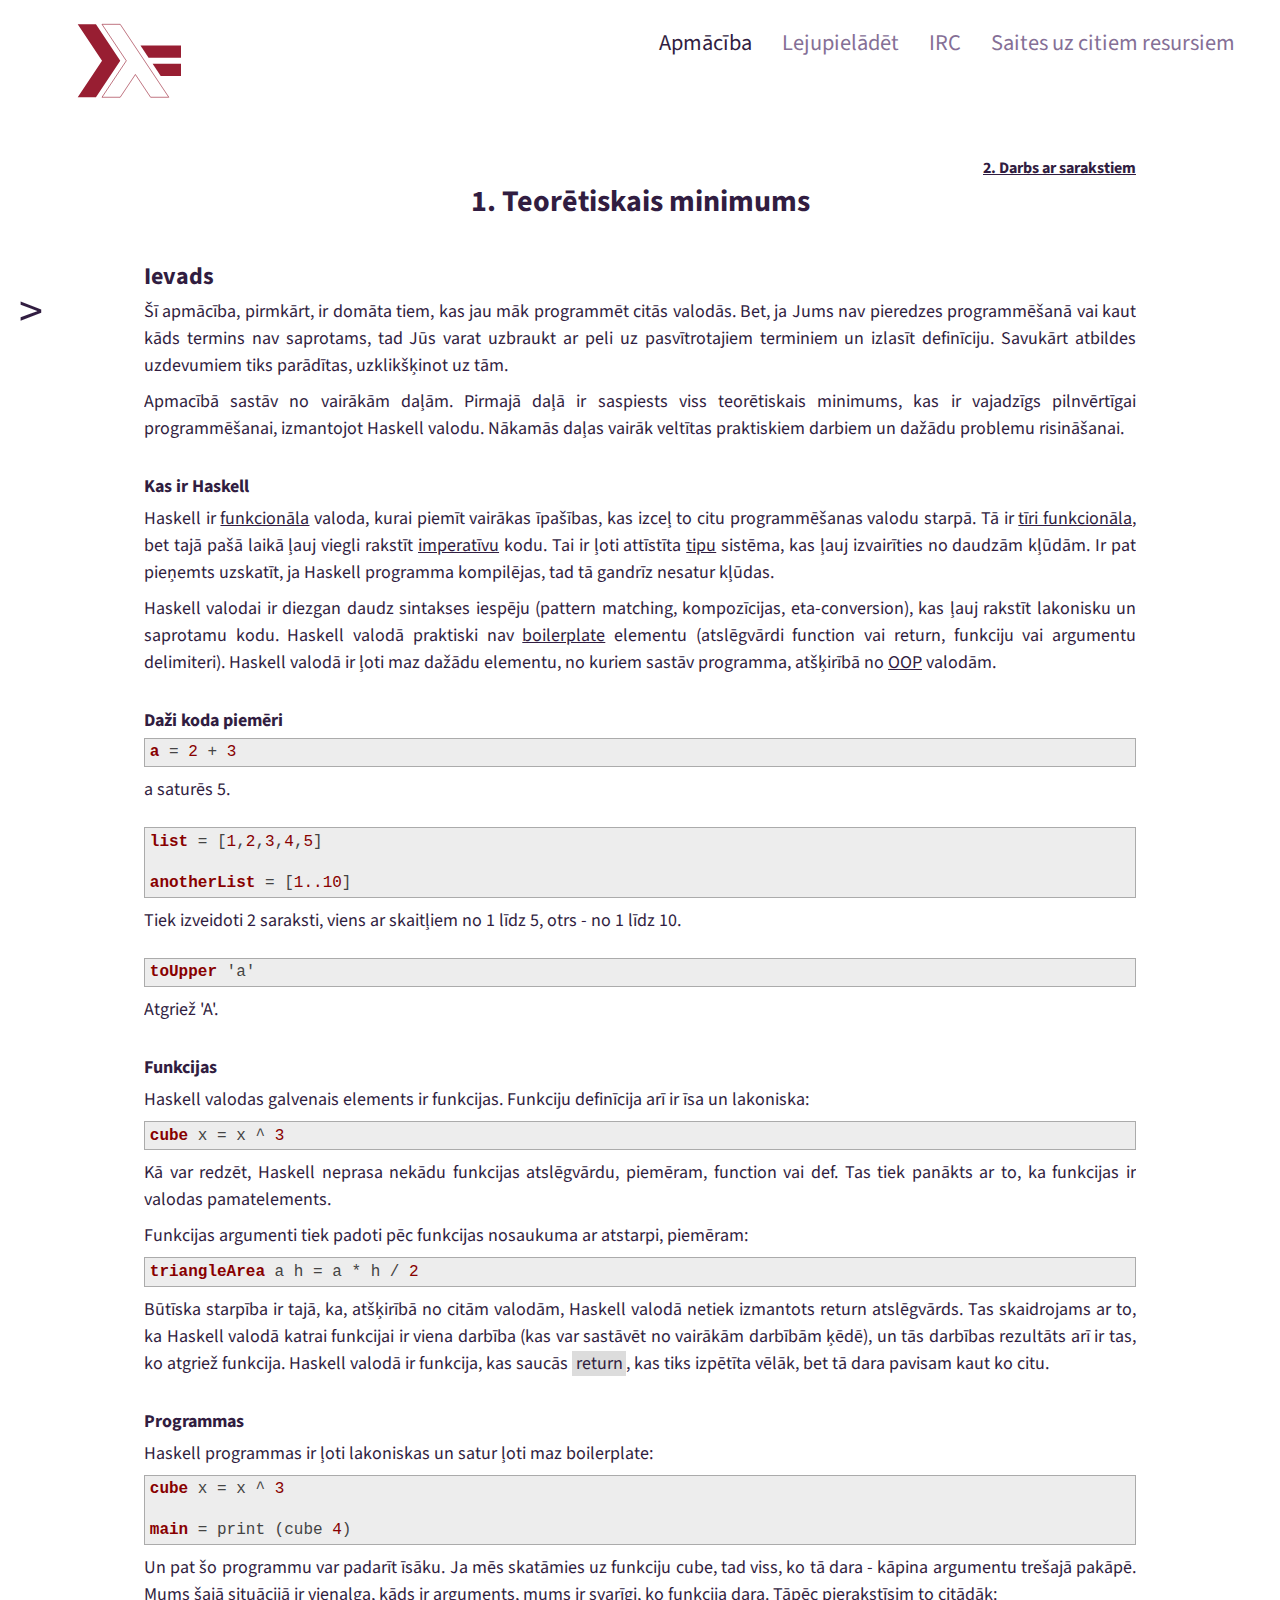
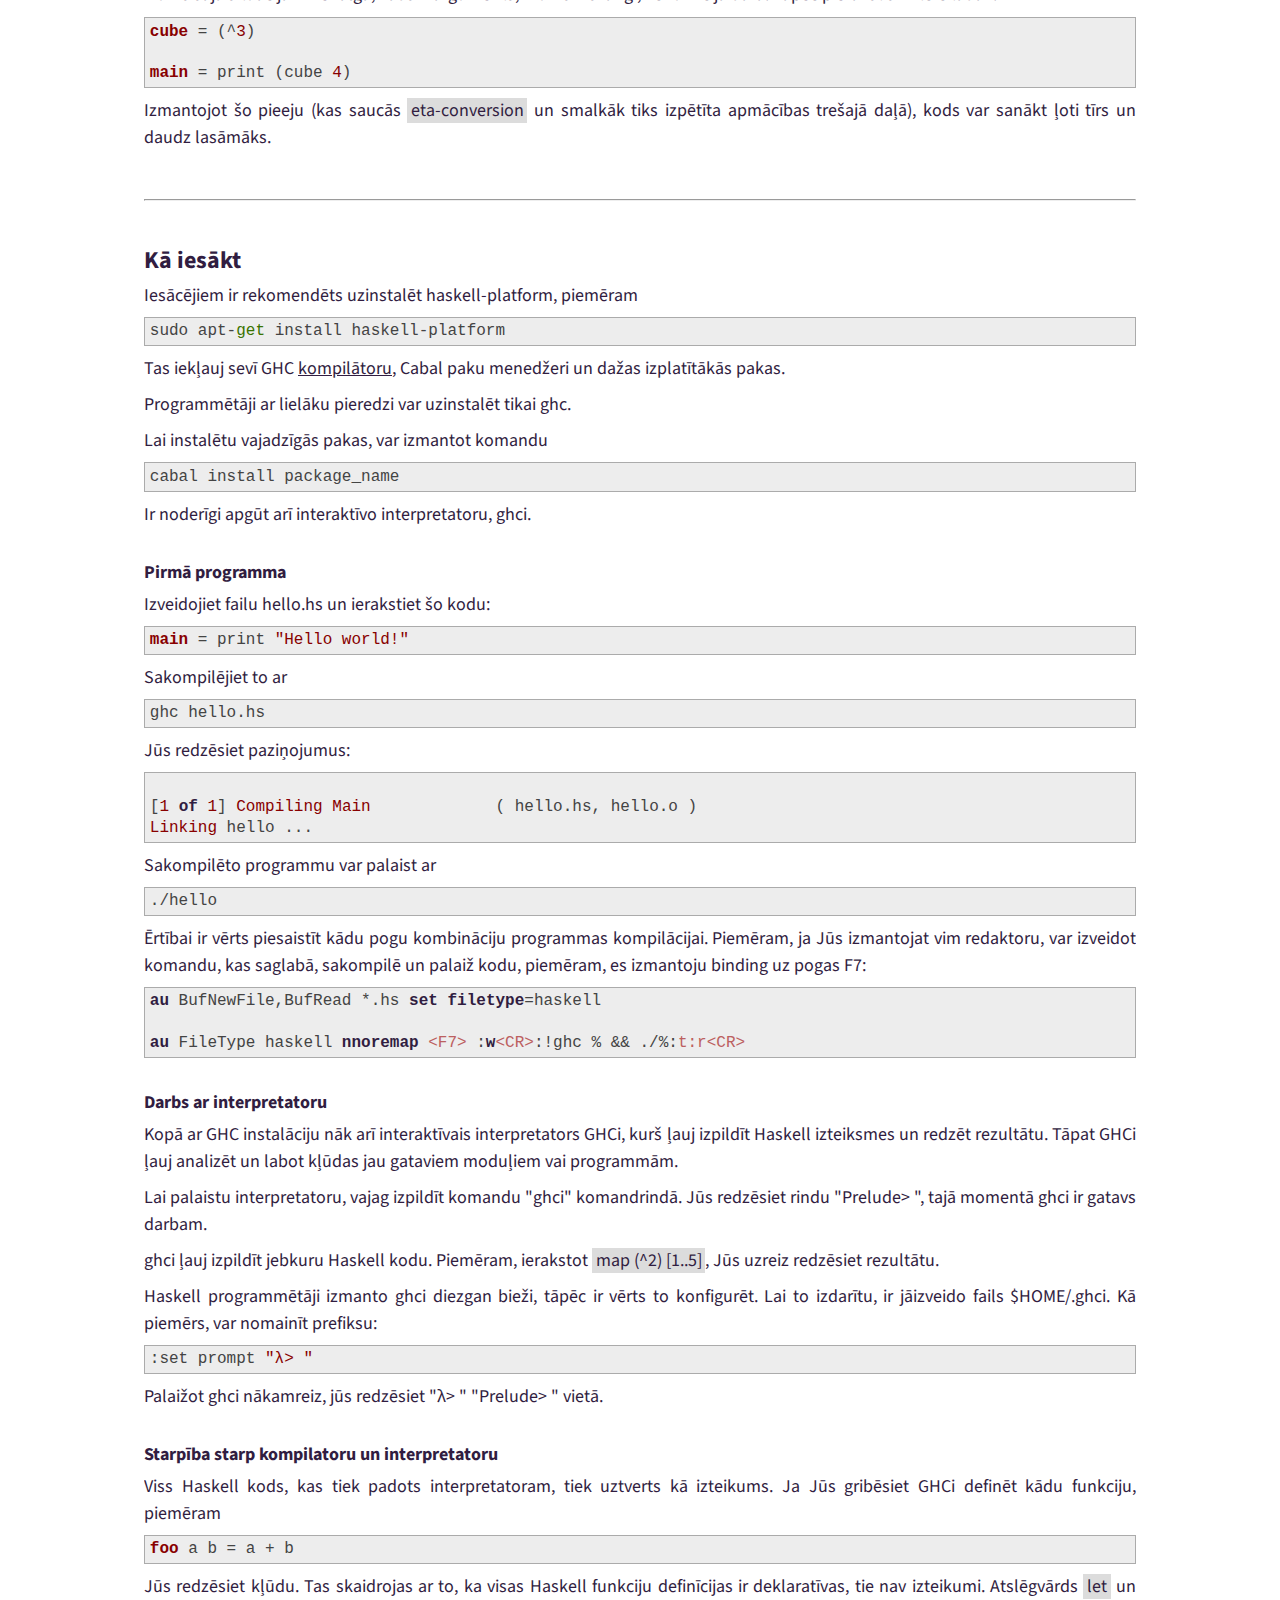
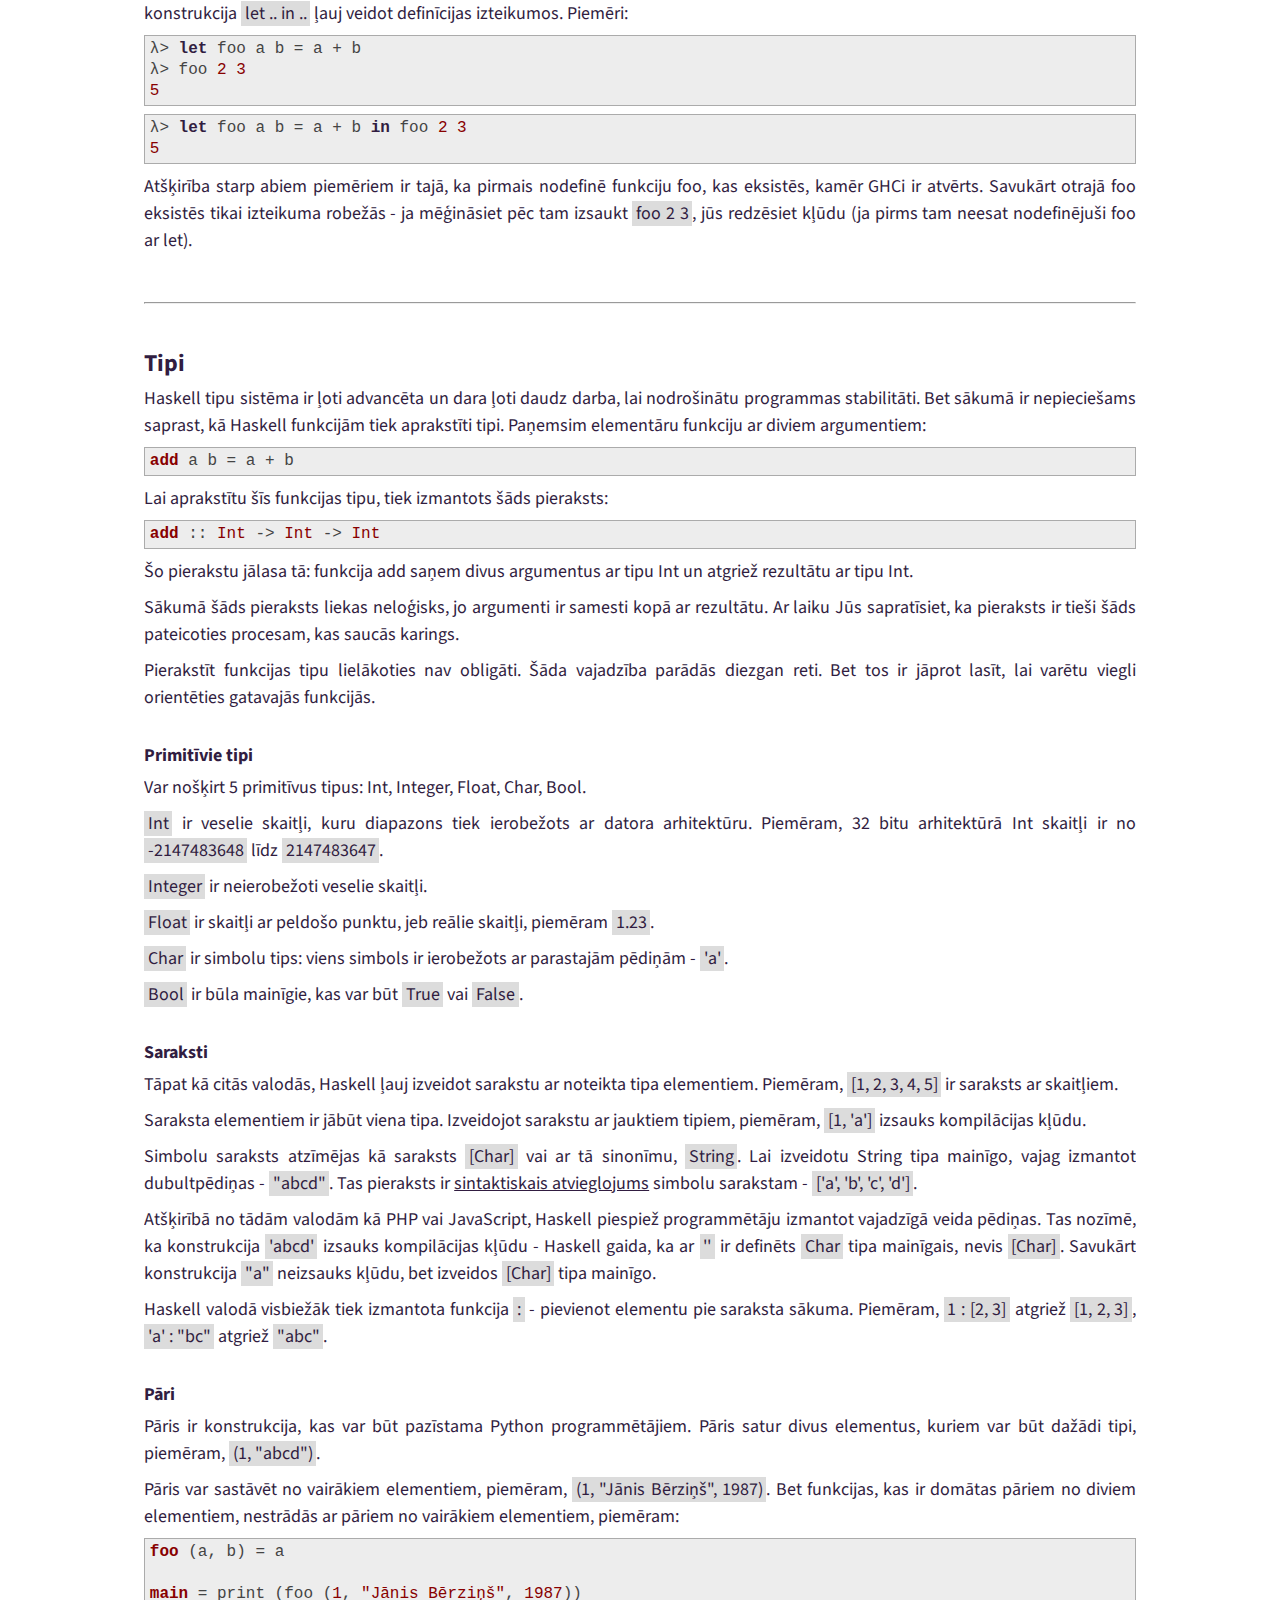
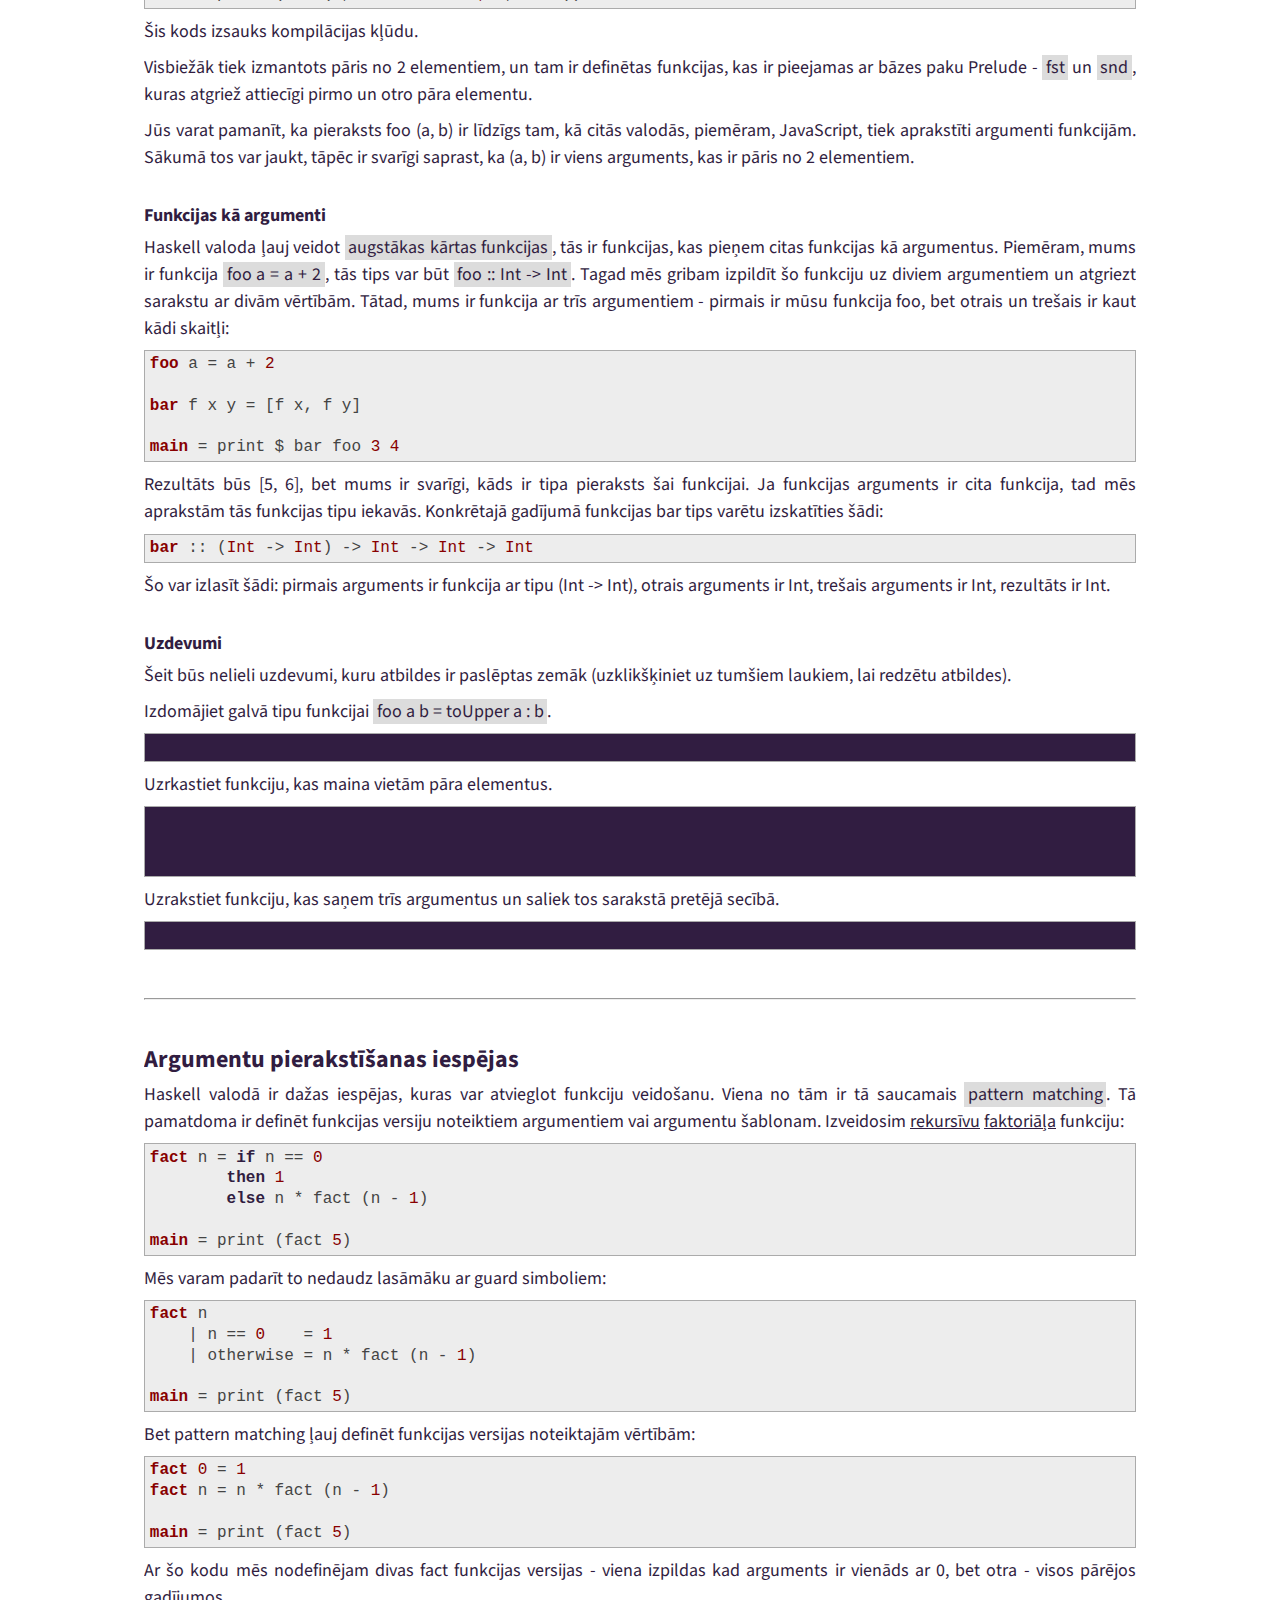
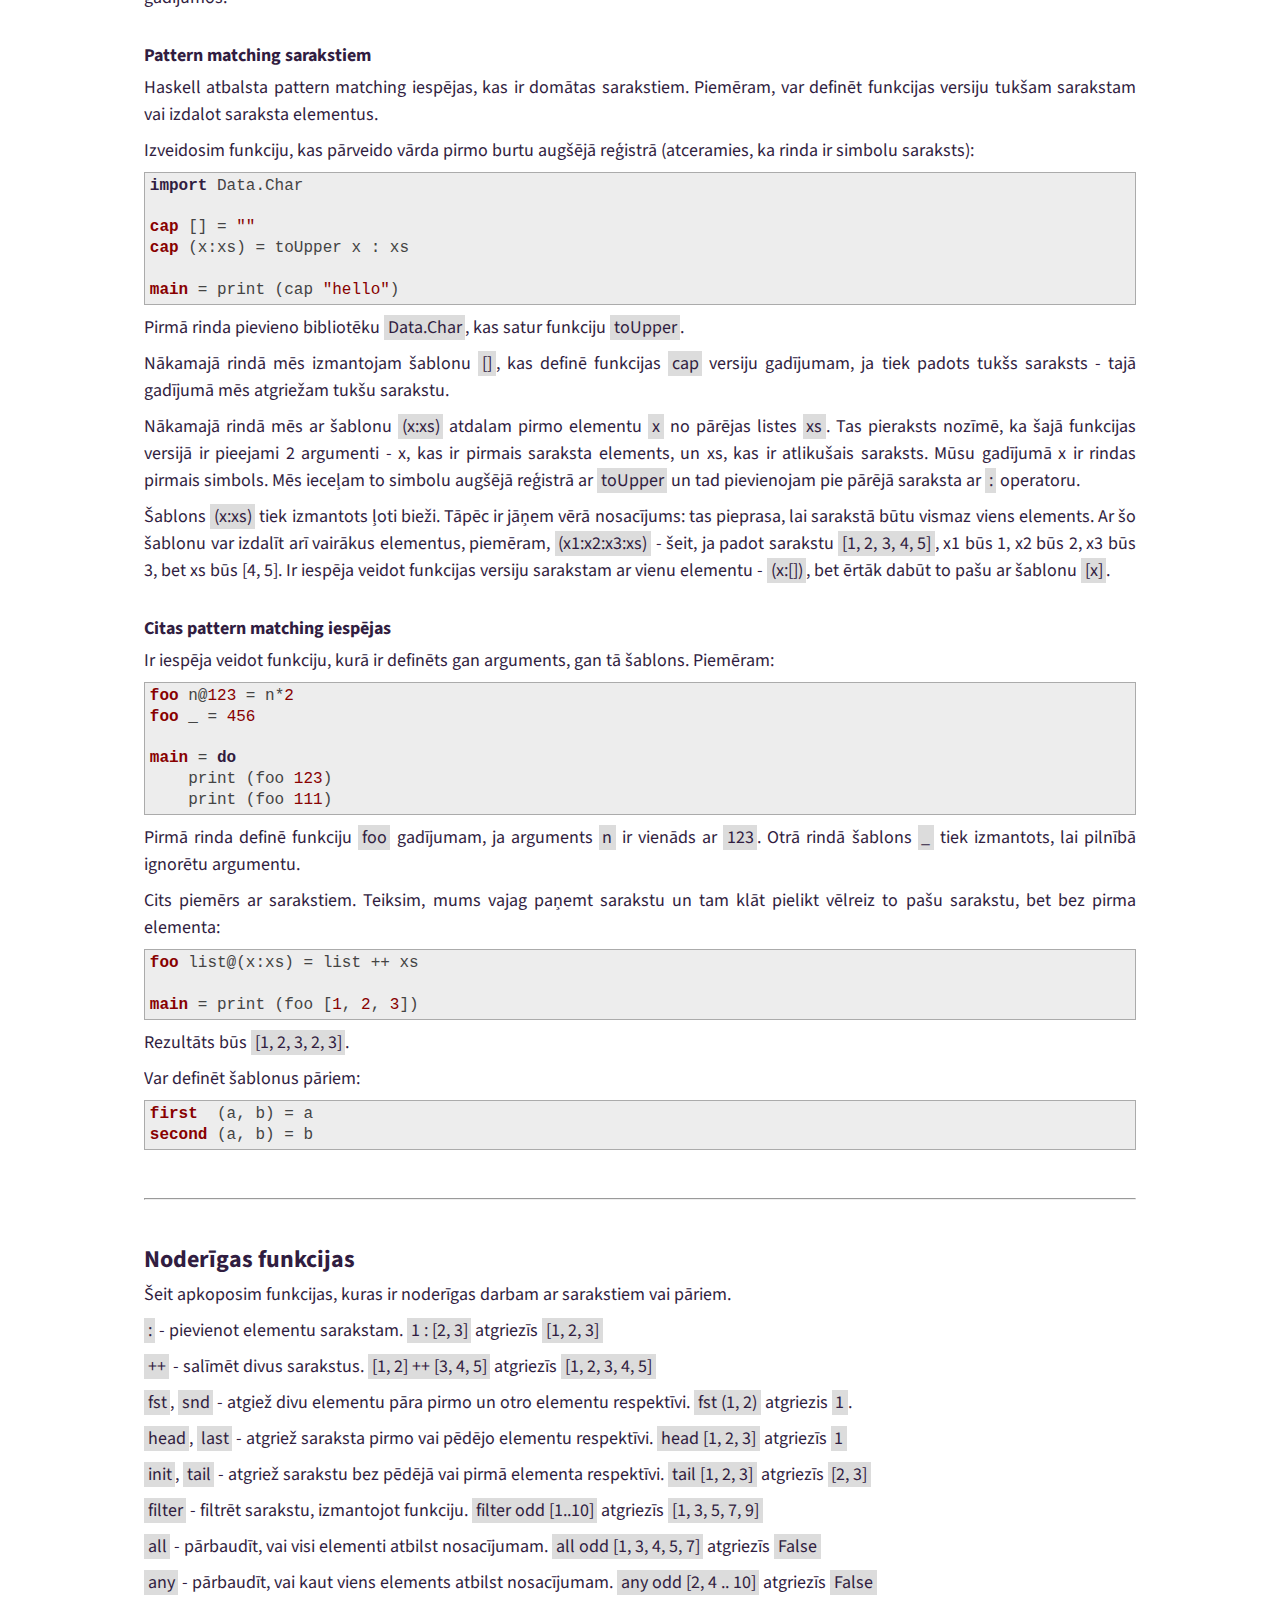
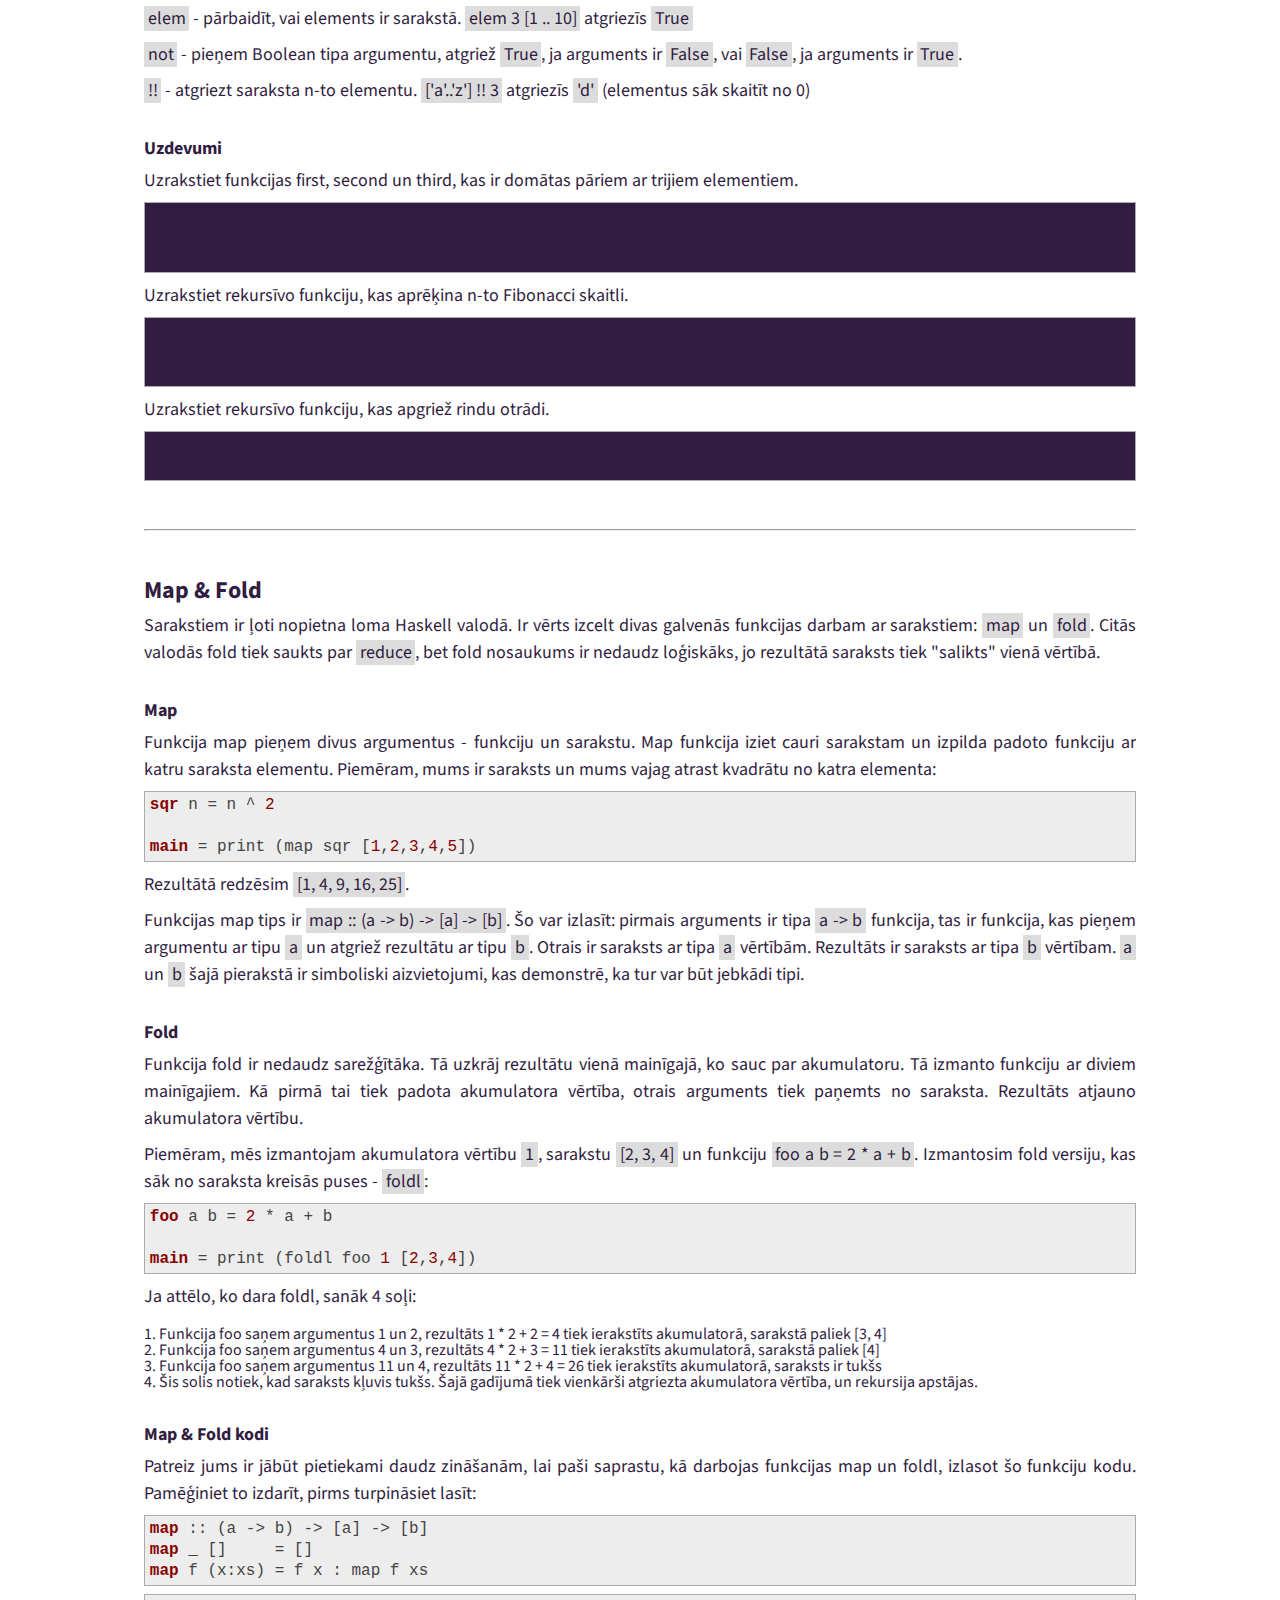
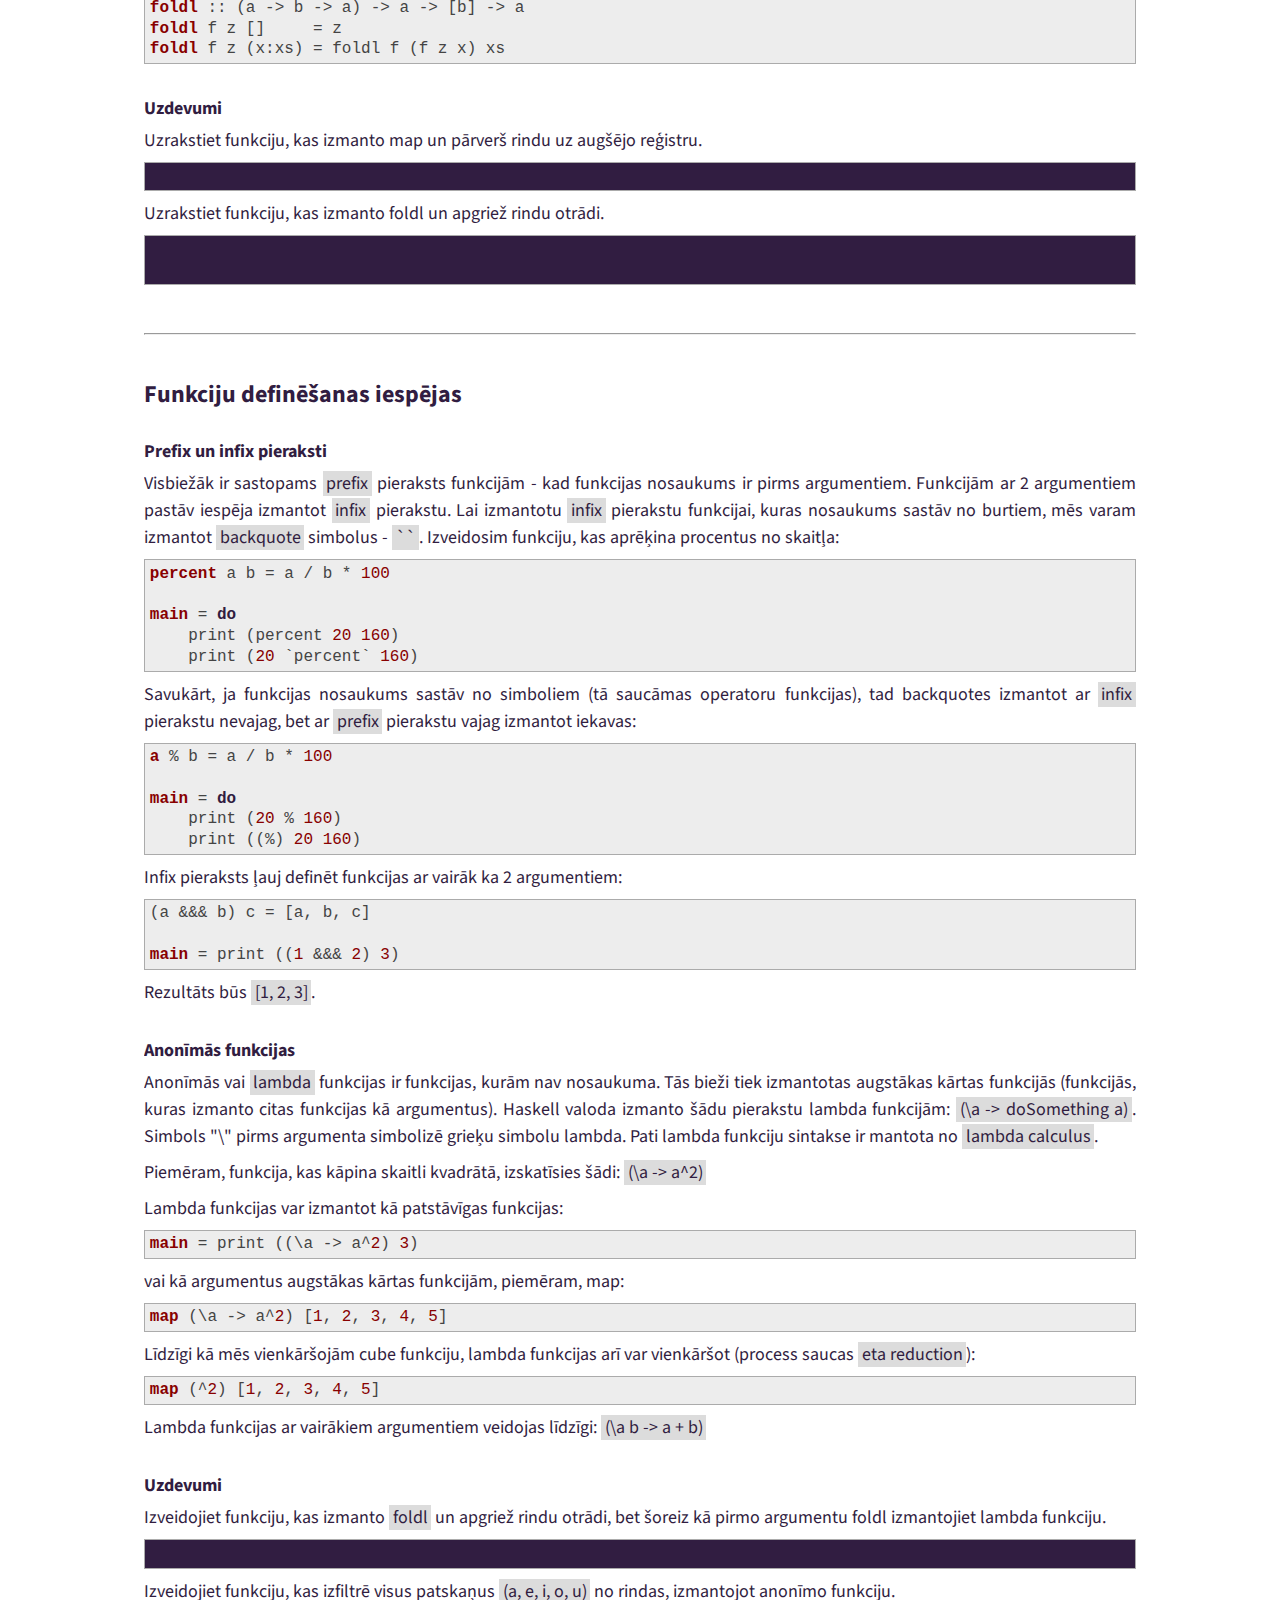
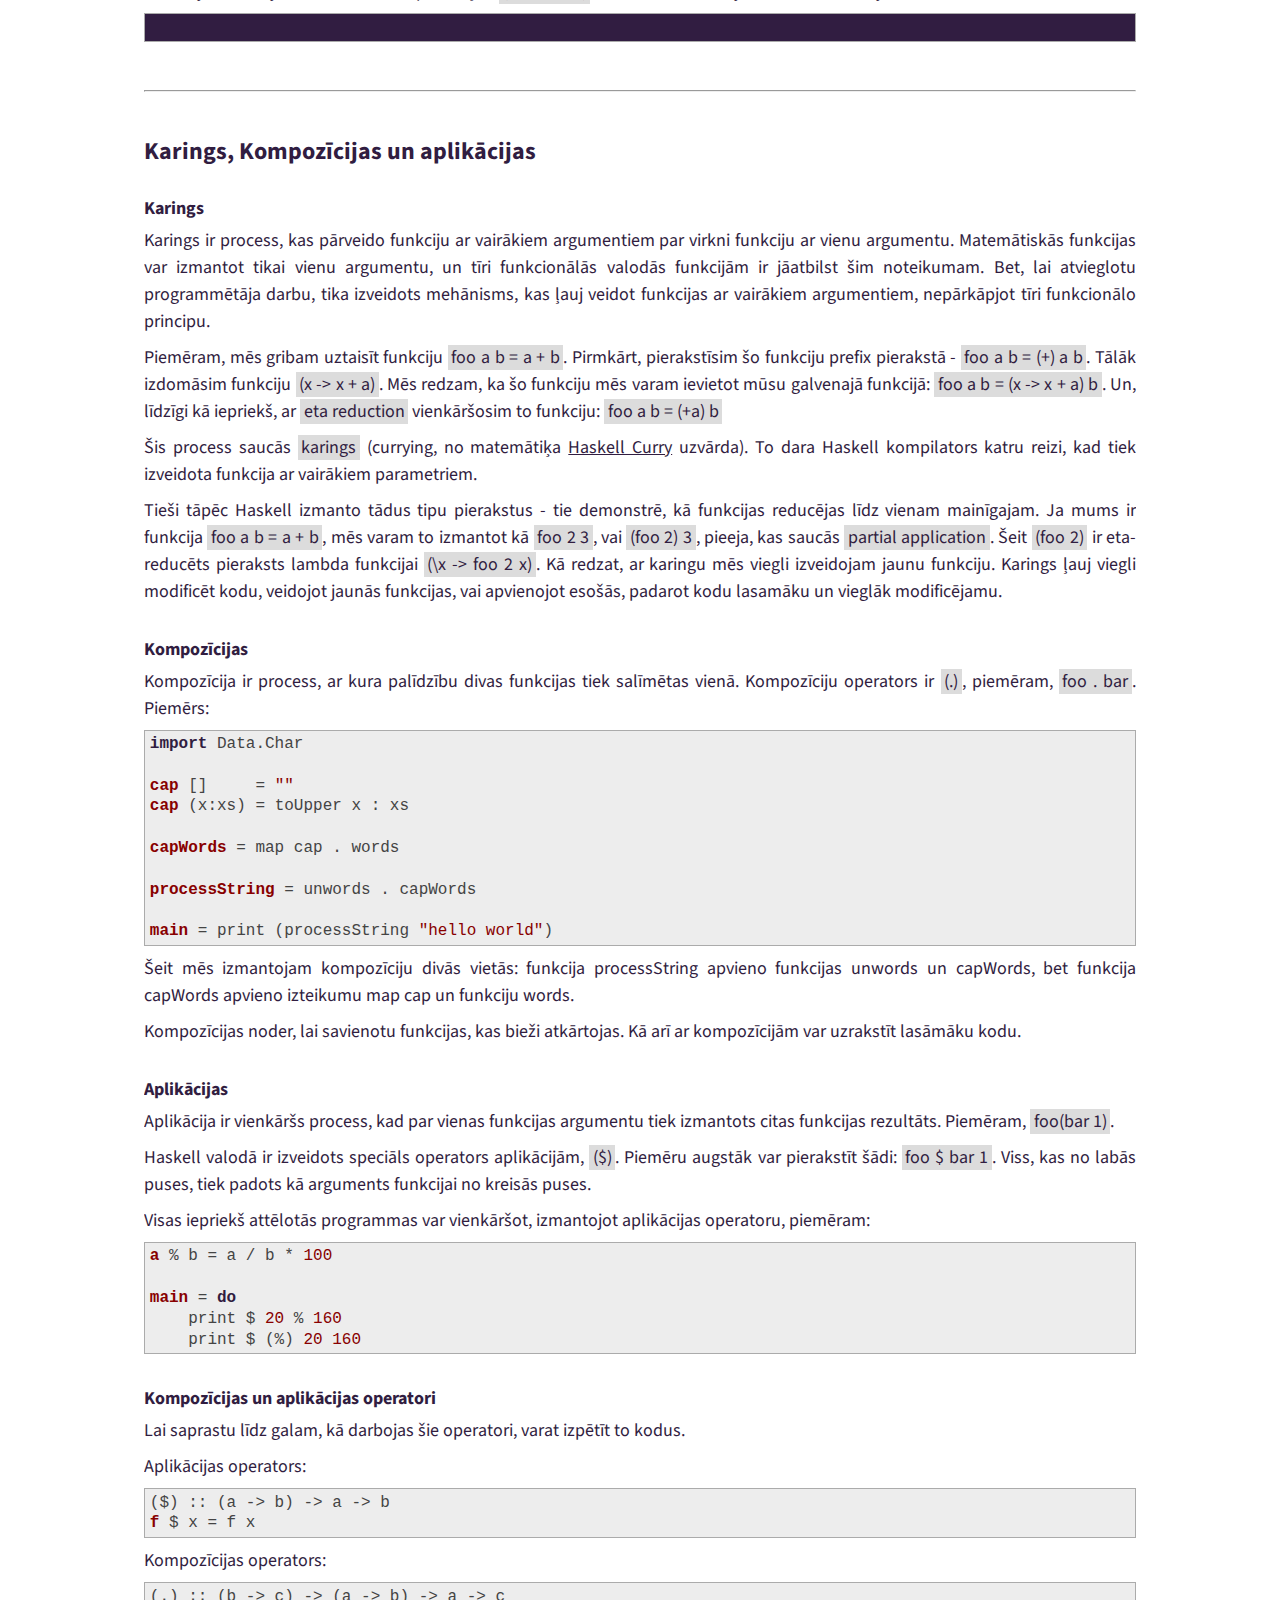
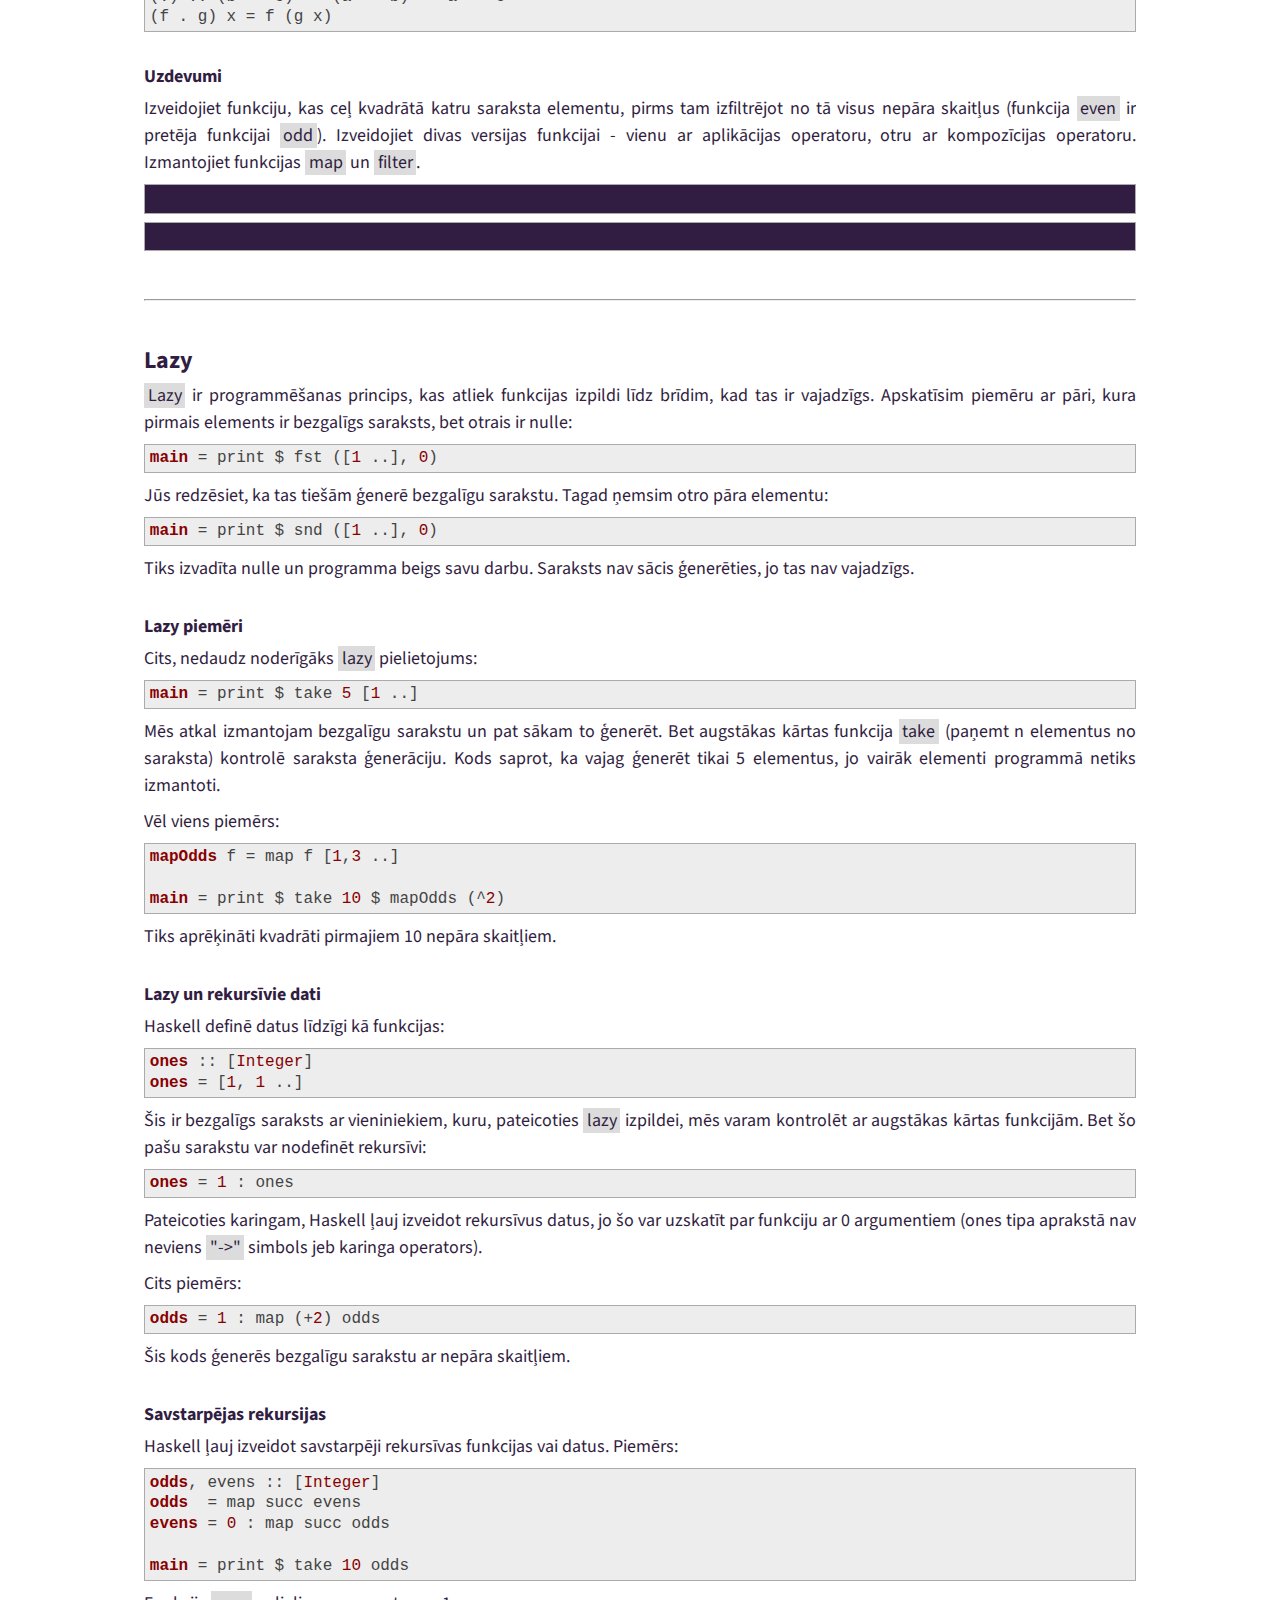
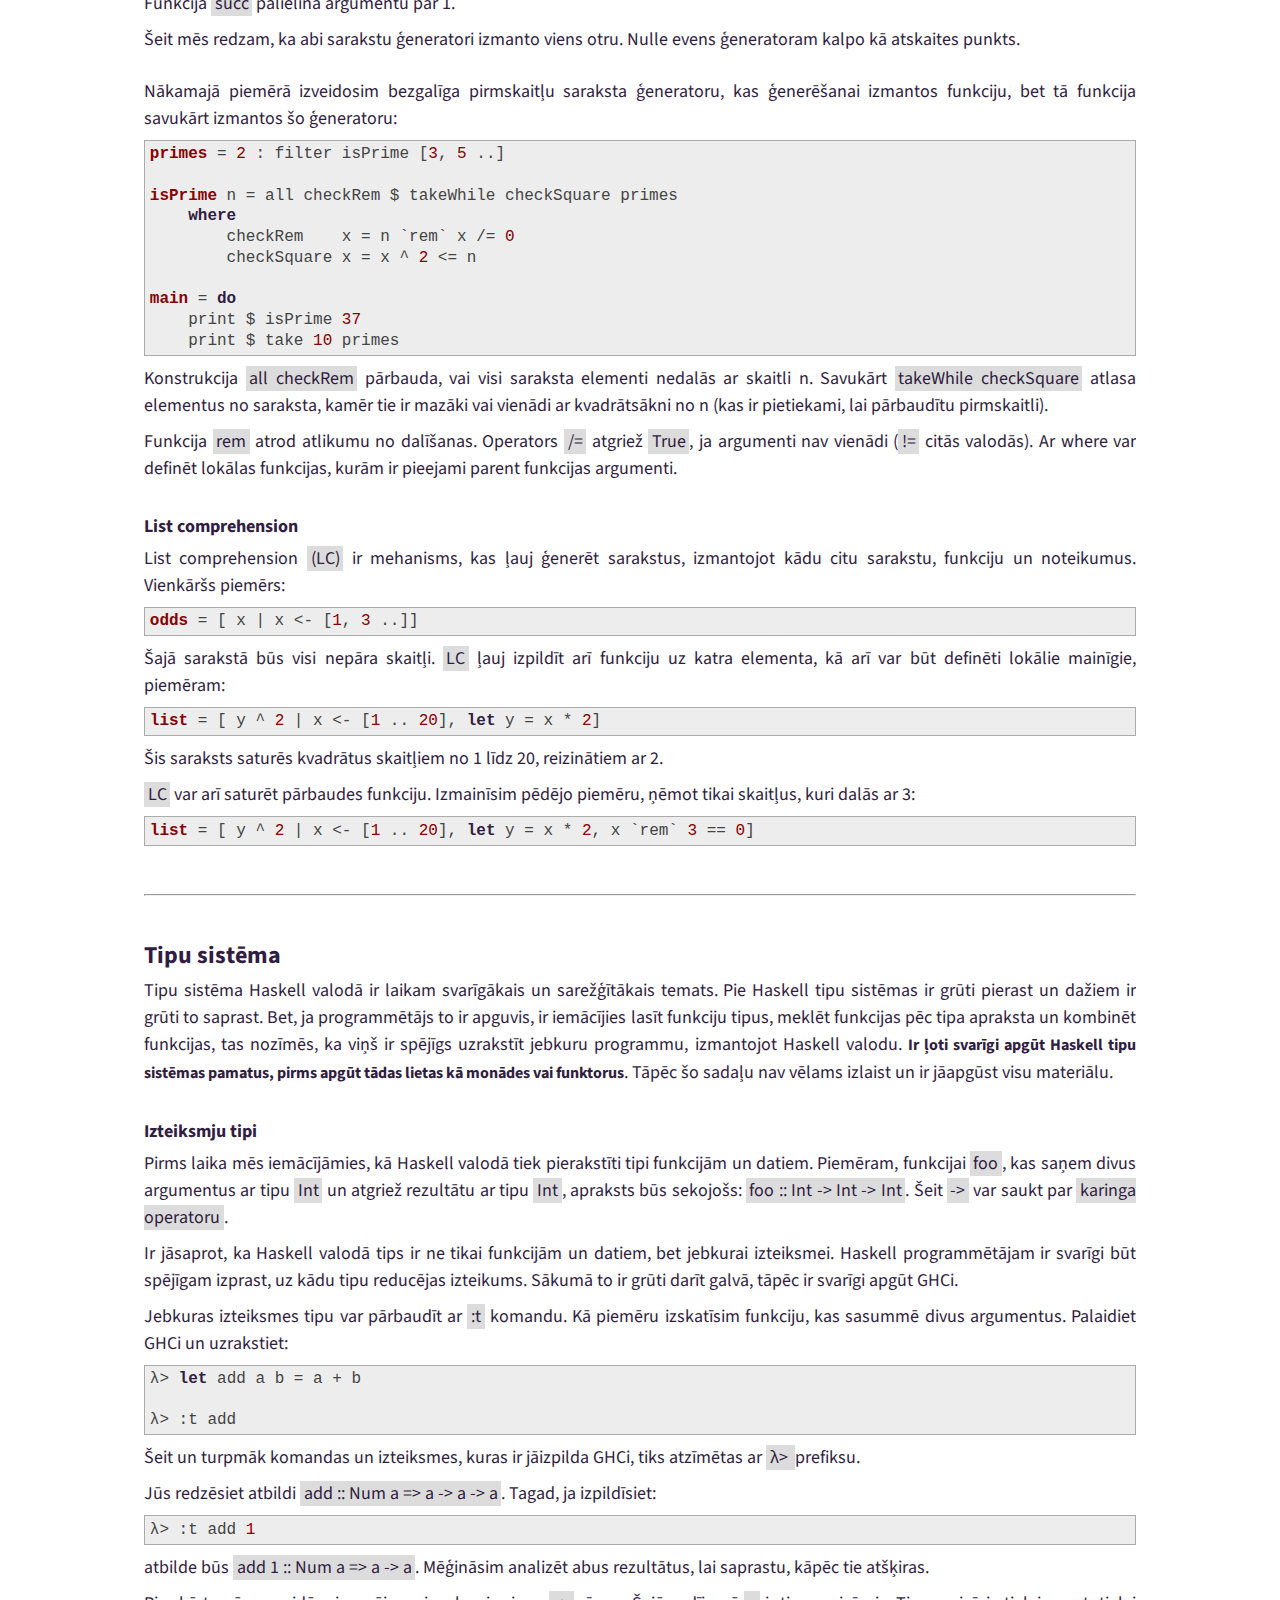
<file: index.html>
<html>
<head>
    <meta charset="utf-8">
    <title>Haskell.lv - Teorētiskais minimums</title>
    <link href="https://fonts.googleapis.com/css?family=Source+Sans+Pro" rel="stylesheet">
    <link rel="stylesheet" type="text/css" href="/index.css">
    <link rel="stylesheet" href="/highlight/styles/default.css">
    <link rel="shortcut icon" href="/logo.svg" type="image/x-icon">
</head>
<body>
    <div class="header">
        <a href="/"><img src="/logo.svg" id="logo" /></a>
        <div class="nav">
           <a href="/" class="active">Apmācība</a>
           <a href="https://www.haskell.org/downloads" target="_blank">Lejupielādēt</a>
           <a href="/irc.html">IRC</a>
           <a href="/links.html">Saites uz citiem resursiem</a>
        </div>
    </div>
    <div class="content">
        <div class="tutorial">
            <div id="trigger_summary">></div>
            <div id="summary">
                <ul>
                    <li><a href="/#intro">Ievads</a></li>
                    <li><a href="/#howto">Kā iesākt</a></li>
                    <li><a href="/#types">Tipi</a></li>
                    <li><a href="/#arguments">Argumentu pierakstīšanas iespējas</a></li>
                    <li><a href="/#useful">Noderīgas funkcijas</a></li>
                    <li><a href="/#map_fold">Map &amp; Fold</a></li>
                    <li><a href="/#functions">Funkciju definēšanas iespējas</a></li>
                    <li><a href="/#curry">Karings, kompizīcijas un aplikācijas</a></li>
                    <li><a href="/#lazy">Lazy</a></li>
                    <li><a href="/#type_system">Tipu sistēma</a></li>
                    <li><a href="/#typeclasses">Tipu klases</a></li>
                    <li><a href="/#own_types">Tipu veidošana</a></li>
                    <li><a href="/#functors">Funktori</a></li>
                    <li><a href="/#monads">Monādes</a></li>
                    <li><a href="/#functors_monads">Vēlreiz par funktoriem un monādēm</a></li>
                    <li><a href="/#io">IO monāde</a></li>
                    <li><a href="/#monadic_functions">Monādiskās funkcijas</a></li>
                    <li><a href="/#end">Kopsavilkums</a></li>
                    <li>---</li>
                    <li><a href="/tut02/lists.html" class="nav_link">Otrā daļa</a></li>
                </ul>
            </div>
            <div class="wrapper">
                <div class="tutor_nav">
                    <a class="link prev"></a>
                    <a class="link next" href="/tut02/lists.html">2. Darbs ar sarakstiem</a>
                </div>
                <h1>1. Teorētiskais minimums</h1>
                <a name="intro"></a>
                <h2>Ievads</h2>
                <p class="intro">Šī apmācība, pirmkārt, ir domāta tiem, kas jau māk programmēt citās valodās. Bet, ja Jums nav pieredzes programmēšanā vai kaut kāds termins nav saprotams, tad Jūs varat uzbraukt ar peli uz pasvītrotajiem terminiem un izlasīt definīciju. Savukārt atbildes uzdevumiem tiks parādītas, uzklikšķinot uz tām.</p>
                <p>Apmacībā sastāv no vairākām daļām. Pirmajā daļā ir saspiests viss teorētiskais minimums, kas ir vajadzīgs pilnvērtīgai programmēšanai, izmantojot Haskell valodu. Nākamās daļas vairāk veltītas praktiskiem darbiem un dažādu problemu risināšanai.</p>
                <h3>Kas ir Haskell</h3>
                <p>Haskell ir <u id="functional" class="def">funkcionāla</u> valoda, kurai piemīt vairākas īpašības, kas izceļ to citu programmēšanas valodu starpā. Tā ir <u id="pure" class="def">tīri funkcionāla</u>, bet tajā pašā laikā ļauj viegli rakstīt <u id="imperative" class="def">imperatīvu</u> kodu. Tai ir ļoti attīstīta <u id="type" class="def">tipu</u> sistēma, kas ļauj izvairīties no daudzām kļūdām. Ir pat pieņemts uzskatīt, ja Haskell programma kompilējas, tad tā gandrīz nesatur kļūdas.</p>
                <p>Haskell valodai ir diezgan daudz sintakses iespēju (pattern matching, kompozīcijas, eta-conversion), kas ļauj rakstīt lakonisku un saprotamu kodu. Haskell valodā praktiski nav <u id="boilerplate" class="def">boilerplate</u> elementu (atslēgvārdi function vai return, funkciju vai argumentu delimiteri). Haskell valodā ir ļoti maz dažādu elementu, no kuriem sastāv programma, atšķirībā no <u id="oop" class="def">OOP</u> valodām.</p>
                <h3>Daži koda piemēri</h3>
                <pre><code class="haskell hljs">a = 2 + 3</code></pre>
                <p>a saturēs 5.</p>
                <br />
                <pre><code class="haskell hljs">list = [1,2,3,4,5]

anotherList = [1..10]</code></pre>
                <p>Tiek izveidoti 2 saraksti, viens ar skaitļiem no 1 līdz 5, otrs - no 1 līdz 10.</p>
                <br />
                <pre><code class="haskell hljs">toUpper 'a'</code></pre>
                <p>Atgriež 'A'.</p>
                <h3>Funkcijas</h3>
                <p>Haskell valodas galvenais elements ir funkcijas. Funkciju definīcija arī ir īsa un lakoniska:</p>
                <pre><code class="haskell hljs">cube x = x ^ 3</code></pre>
                <p>Kā var redzēt, Haskell neprasa nekādu funkcijas atslēgvārdu, piemēram, function vai def. Tas tiek panākts ar to, ka funkcijas ir valodas pamatelements.</p>
                <p>Funkcijas argumenti tiek padoti pēc funkcijas nosaukuma ar atstarpi, piemēram:</p>
                <pre><code class="haskell hljs">triangleArea a h = a * h / 2</code></pre>
                <p>Būtīska starpība ir tajā, ka, atšķirībā no citām valodām, Haskell valodā netiek izmantots return atslēgvārds. Tas skaidrojams ar to, ka Haskell valodā katrai funkcijai ir viena darbība (kas var sastāvēt no vairākām darbībām ķēdē), un tās darbības rezultāts arī ir tas, ko atgriež funkcija. Haskell valodā ir funkcija, kas saucās <span class="grey">return</span>, kas tiks izpētīta vēlāk, bet tā dara pavisam kaut ko citu.</p>
                <h3>Programmas</h3>
                <p>Haskell programmas ir ļoti lakoniskas un satur ļoti maz boilerplate:</p>
                <pre><code class="haskell hljs">cube x = x ^ 3

main = print (cube 4)</code></pre>
                <p>Un pat šo programmu var padarīt īsāku. Ja mēs skatāmies uz funkciju cube, tad viss, ko tā dara - kāpina argumentu trešajā pakāpē. Mums šajā situācijā ir vienalga, kāds ir arguments, mums ir svarīgi, ko funkcija dara. Tāpēc pierakstīsim to citādāk:<p>
                <pre><code class="haskell hljs">cube = (^3)

main = print (cube 4)</code></pre>
                <p>Izmantojot šo pieeju (kas saucās <span class="grey">eta-conversion</span> un smalkāk tiks izpētīta apmācības trešajā daļā), kods var sanākt ļoti tīrs un daudz lasāmāks.</p>
                <hr />
                <a name="howto"></a>
                <h2>Kā iesākt</h2>
                <p>Iesācējiem ir rekomendēts uzinstalēt haskell-platform, piemēram</p>
                <pre><code class="bash hljs">sudo apt-get install haskell-platform</code></pre>
                <p>Tas iekļauj sevī GHC <u id="compiler" class="def">kompilātoru</u>, Cabal paku menedžeri un dažas izplatītākās pakas.</p>
                <p>Programmētāji ar lielāku pieredzi var uzinstalēt tikai ghc.</p>
                <p>Lai instalētu vajadzīgās pakas, var izmantot komandu <pre><code class="bash hljs">cabal install package_name</code></pre></p>
                <p>Ir noderīgi apgūt arī interaktīvo interpretatoru, ghci.</p>
                <h3>Pirmā programma</h3>
                <p>Izveidojiet failu hello.hs un ierakstiet šo kodu:</p>
                <pre><code class="haskell hljs">main = print "Hello world!"</code></pre>
                <p>Sakompilējiet to ar</p>
                <pre><code class="bash hljs">ghc hello.hs</code></pre>
                <p>Jūs redzēsiet paziņojumus:</p>
                <pre><code class="bash hljs">
[1 of 1] Compiling Main             ( hello.hs, hello.o )
Linking hello ...</code></pre>
                <p>Sakompilēto programmu var palaist ar <pre><code class="bash hljs">./hello</code></pre></p>
                <p>Ērtībai ir vērts piesaistīt kādu pogu kombināciju programmas kompilācijai. Piemēram, ja Jūs izmantojat vim redaktoru, var izveidot komandu, kas saglabā, sakompilē un palaiž kodu, piemēram, es izmantoju binding uz pogas F7:</p>
                <pre><code class="vim hljs">au BufNewFile,BufRead *.hs set filetype=haskell

au FileType haskell nnoremap &lt;F7&gt :w&ltCR&gt:!ghc % && ./%:t:r&ltCR&gt</code></pre>
                <h3>Darbs ar interpretatoru</h3>
                <p>Kopā ar GHC instalāciju nāk arī interaktīvais interpretators GHCi, kurš ļauj izpildīt Haskell izteiksmes un redzēt rezultātu. Tāpat GHCi ļauj analizēt un labot kļūdas jau gataviem moduļiem vai programmām.</p>
                <p>Lai palaistu interpretatoru, vajag izpildīt komandu "ghci" komandrindā. Jūs redzēsiet rindu "Prelude> ", tajā momentā ghci ir gatavs darbam.</p>
                <p>ghci ļauj izpildīt jebkuru Haskell kodu. Piemēram, ierakstot <span class="grey">map (^2) [1..5]</span>, Jūs uzreiz redzēsiet rezultātu.</p>
                <p>Haskell programmētāji izmanto ghci diezgan bieži, tāpēc ir vērts to konfigurēt. Lai to izdarītu, ir jāizveido fails $HOME/.ghci. Kā piemērs, var nomainīt prefiksu:</p>
                <pre><code class="haskell hljs">:set prompt "λ> "</code></pre>
                <p>Palaižot ghci nākamreiz, jūs redzēsiet "λ> " "Prelude> " vietā.</p>
                <h3>Starpība starp kompilatoru un interpretatoru</h3>
                <p>Viss Haskell kods, kas tiek padots interpretatoram, tiek uztverts kā izteikums. Ja Jūs gribēsiet GHCi definēt kādu funkciju, piemēram</p>
                <pre><code class="haskell hljs">foo a b = a + b</code></pre>
                <p>Jūs redzēsiet kļūdu. Tas skaidrojas ar to, ka visas Haskell funkciju definīcijas ir deklaratīvas, tie nav izteikumi. Atslēgvārds <span class="grey">let</span> un konstrukcija <span class="grey">let .. in ..</span> ļauj veidot definīcijas izteikumos. Piemēri:</p>
                <pre><code class="haskell hljs">λ> let foo a b = a + b
λ> foo 2 3
5</code></pre>
                <pre><code class="haskell hljs">λ> let foo a b = a + b in foo 2 3
5</code></pre>
                <p>Atšķirība starp abiem piemēriem ir tajā, ka pirmais nodefinē funkciju foo, kas eksistēs, kamēr GHCi ir atvērts. Savukārt otrajā foo eksistēs tikai izteikuma robežās - ja mēģināsiet pēc tam izsaukt <span class="grey">foo 2 3</span>, jūs redzēsiet kļūdu (ja pirms tam neesat nodefinējuši foo ar let).</p>
                <hr />
                <a name="types"></a>
                <h2>Tipi</h2>
                <p>Haskell tipu sistēma ir ļoti advancēta un dara ļoti daudz darba, lai nodrošinātu programmas stabilitāti. Bet sākumā ir nepieciešams saprast, kā Haskell funkcijām tiek aprakstīti tipi. Paņemsim elementāru funkciju ar diviem argumentiem:<pre><code class="haskell hljs">add a b = a + b</code></pre></p>
                <p>Lai aprakstītu šīs funkcijas tipu, tiek izmantots šāds pieraksts:<pre><code class="haskell hljs">add :: Int -> Int -> Int</code></pre></p>
                <p>Šo pierakstu jālasa tā: funkcija add saņem divus argumentus ar tipu Int un atgriež rezultātu ar tipu Int.</p>
                <p>Sākumā šāds pieraksts liekas neloģisks, jo argumenti ir samesti kopā ar rezultātu. Ar laiku Jūs sapratīsiet, ka pieraksts ir tieši šāds pateicoties procesam, kas saucās karings.</p>
                <p>Pierakstīt funkcijas tipu lielākoties nav obligāti. Šāda vajadzība parādās diezgan reti. Bet tos ir jāprot lasīt, lai varētu viegli orientēties gatavajās funkcijās.</p>
                <h3>Primitīvie tipi</h3>
                <p>Var nošķirt 5 primitīvus tipus: Int, Integer, Float, Char, Bool.</p>
                <p><span class="grey">Int</span> ir veselie skaitļi, kuru diapazons tiek ierobežots ar datora arhitektūru. Piemēram, 32 bitu arhitektūrā Int skaitļi ir no <span class="grey">-2147483648</span> līdz <span class="grey">2147483647</span>.</p>
                <p><span class="grey">Integer</span> ir neierobežoti veselie skaitļi.</p>
                <p><span class="grey">Float</span> ir skaitļi ar peldošo punktu, jeb reālie skaitļi, piemēram <span class="grey">1.23</span>.</p>
                <p><span class="grey">Char</span> ir simbolu tips: viens simbols ir ierobežots ar parastajām pēdiņām - <span class="grey">'a'</span>.</p>
                <p><span class="grey">Bool</span> ir būla mainīgie, kas var būt <span class="grey">True</span> vai <span class="grey">False</span>.</p>
                <h3>Saraksti</h3>
                <p>Tāpat kā citās valodās, Haskell ļauj izveidot sarakstu ar noteikta tipa elementiem. Piemēram, <span class="grey">[1, 2, 3, 4, 5]</span> ir saraksts ar skaitļiem.</p>
                <p>Saraksta elementiem ir jābūt viena tipa. Izveidojot sarakstu ar jauktiem tipiem, piemēram, <span class="grey">[1, 'a']</span> izsauks kompilācijas kļūdu.</p>
                <p>Simbolu saraksts atzīmējas kā saraksts <span class="grey">[Char]</span> vai ar tā sinonīmu, <span class="grey">String</span>. Lai izveidotu String tipa mainīgo, vajag izmantot dubultpēdiņas - <span class="grey">"abcd"</span>. Tas pieraksts ir <u id="sugar" class="def">sintaktiskais atvieglojums</u> simbolu sarakstam - <span class="grey">['a', 'b', 'c', 'd']</span>.</p>
                <p>Atšķirībā no tādām valodām kā PHP vai JavaScript, Haskell piespiež programmētāju izmantot vajadzīgā veida pēdiņas. Tas nozīmē, ka konstrukcija <span class="grey">'abcd'</span> izsauks kompilācijas kļūdu - Haskell gaida, ka ar <span class="grey">''</span> ir definēts <span class="grey">Char</span> tipa mainīgais, nevis <span class="grey">[Char]</span>. Savukārt konstrukcija <span class="grey">"a"</span> neizsauks kļūdu, bet izveidos <span class="grey">[Char]</span> tipa mainīgo.</p>
                <p>Haskell valodā visbiežāk tiek izmantota funkcija <span class="grey">:</span> - pievienot elementu pie saraksta sākuma. Piemēram, <span class="grey">1 : [2, 3]</span> atgriež <span class="grey">[1, 2, 3]</span>, <span class="grey">'a' : "bc"</span> atgriež <span class="grey">"abc"</span>.</p>
                <h3>Pāri</h3>
                <p>Pāris ir konstrukcija, kas var būt pazīstama Python programmētājiem. Pāris satur divus elementus, kuriem var būt dažādi tipi, piemēram, <span class="grey">(1, "abcd")</span>.</p>
                <p>Pāris var sastāvēt no vairākiem elementiem, piemēram, <span class="grey">(1, "Jānis Bērziņš", 1987)</span>. Bet funkcijas, kas ir domātas pāriem no diviem elementiem, nestrādās ar pāriem no vairākiem elementiem, piemēram:</p>
                <pre><code class="haskell hljs">foo (a, b) = a

main = print (foo (1, "Jānis Bērziņš", 1987))</code></pre>
                <p>Šis kods izsauks kompilācijas kļūdu.</p>
                <p>Visbiežāk tiek izmantots pāris no 2 elementiem, un tam ir definētas funkcijas, kas ir pieejamas ar bāzes paku Prelude - <span class="grey">fst</span> un <span class="grey">snd</span>, kuras atgriež attiecīgi pirmo un otro pāra elementu.</p>
                <p>Jūs varat pamanīt, ka pieraksts foo (a, b) ir līdzīgs tam, kā citās valodās, piemēram, JavaScript, tiek aprakstīti argumenti funkcijām. Sākumā tos var jaukt, tāpēc ir svarīgi saprast, ka (a, b) ir viens arguments, kas ir pāris no 2 elementiem.</p>
                <h3>Funkcijas kā argumenti</h3>
                <p>Haskell valoda ļauj veidot <span class="grey">augstākas kārtas funkcijas</span>, tās ir funkcijas, kas pieņem citas funkcijas kā argumentus. Piemēram, mums ir funkcija <span class="grey">foo a = a + 2</span>, tās tips var būt <span class="grey">foo :: Int -> Int</span>. Tagad mēs gribam izpildīt šo funkciju uz diviem argumentiem un atgriezt sarakstu ar divām vērtībām. Tātad, mums ir funkcija ar trīs argumentiem - pirmais ir mūsu funkcija foo, bet otrais un trešais ir kaut kādi skaitļi:</p>
                <pre><code class="haskell hljs">foo a = a + 2

bar f x y = [f x, f y]

main = print $ bar foo 3 4</code></pre>
                <p>Rezultāts būs [5, 6], bet mums ir svarīgi, kāds ir tipa pieraksts šai funkcijai. Ja funkcijas arguments ir cita funkcija, tad mēs aprakstām tās funkcijas tipu iekavās. Konkrētajā gadījumā funkcijas bar tips varētu izskatīties šādi:<p>
                <pre><code class="haskell hljs">bar :: (Int -> Int) -> Int -> Int -> Int</code></pre>
                <p>Šo var izlasīt šādi: pirmais arguments ir funkcija ar tipu (Int -> Int), otrais arguments ir Int, trešais arguments ir Int, rezultāts ir Int.<p>
                <h3>Uzdevumi</h3>
                <p>Šeit būs nelieli uzdevumi, kuru atbildes ir paslēptas zemāk (uzklikšķiniet uz tumšiem laukiem, lai redzētu atbildes).</p>
                <p>Izdomājiet galvā tipu funkcijai <span class="grey">foo a b = toUpper a : b</span>.</p>
                <pre class="spoiler hidden"><code class="haskell hljs">foo :: Char -> [Char] -> [Char]</code></pre>
                <p>Uzrkastiet funkciju, kas maina vietām pāra elementus.</p>
                <pre class="spoiler hidden"><code class="haskell hljs">foo pair = (snd pair, fst pair)
vai
foo (a, b) = (b, a)</code></pre>
                <p>Uzrakstiet funkciju, kas saņem trīs argumentus un saliek tos sarakstā pretējā secībā.</p>
                <pre class="spoiler hidden"><code class="haskell hljs">foo a b c = [c, b, a]</code></pre>
                <hr />
                <a name="arguments"></a>
                <h2>Argumentu pierakstīšanas iespējas</h2>
                <p>Haskell valodā ir dažas iespējas, kuras var atvieglot funkciju veidošanu. Viena no tām ir tā saucamais <span class="grey">pattern matching</span>. Tā pamatdoma ir definēt funkcijas versiju noteiktiem argumentiem vai argumentu šablonam. Izveidosim <u id="recursive" class="def">rekursīvu</u> <u id="factorial" class="def">faktoriāļa</u> funkciju:<pre><code class="haskell hljs">fact n = if n == 0
        then 1
        else n * fact (n - 1)

main = print (fact 5)</code></pre></p>
                <p>Mēs varam padarīt to nedaudz lasāmāku ar guard simboliem:</p>
                <pre><code class="haskell hljs">fact n
    | n == 0    = 1
    | otherwise = n * fact (n - 1)

main = print (fact 5)</code></pre>
                <p>Bet pattern matching ļauj definēt funkcijas versijas noteiktajām vērtībām:</p>
                <pre><code class="haskell hljs">fact 0 = 1
fact n = n * fact (n - 1)

main = print (fact 5)</code></pre>
                <p>Ar šo kodu mēs nodefinējam divas fact funkcijas versijas - viena izpildas kad arguments ir vienāds ar 0, bet otra - visos pārējos gadījumos.</p>
                <h3>Pattern matching sarakstiem</h3>
                <p>Haskell atbalsta pattern matching iespējas, kas ir domātas sarakstiem. Piemēram, var definēt funkcijas versiju tukšam sarakstam vai izdalot saraksta elementus.</p>
                <p>Izveidosim funkciju, kas pārveido vārda pirmo burtu augšējā reģistrā (atceramies, ka rinda ir simbolu saraksts):</p>
                <pre><code class="haskell hljs">import Data.Char

cap [] = ""
cap (x:xs) = toUpper x : xs

main = print (cap "hello")</code></pre>
                <p>Pirmā rinda pievieno bibliotēku <span class="grey">Data.Char</span>, kas satur funkciju <span class="grey">toUpper</span>.</p>
                <p>Nākamajā rindā mēs izmantojam šablonu <span class="grey">[]</span>, kas definē funkcijas <span class="grey">cap</span> versiju gadījumam, ja tiek padots tukšs saraksts - tajā gadījumā mēs atgriežam tukšu sarakstu.</p>
                <p>Nākamajā rindā mēs ar šablonu <span class="grey">(x:xs)</span> atdalam pirmo elementu <span class="grey">x</span> no pārējas listes <span class="grey">xs</span>. Tas pieraksts nozīmē, ka šajā funkcijas versijā ir pieejami 2 argumenti - x, kas ir pirmais saraksta elements, un xs, kas ir atlikušais saraksts. Mūsu gadījumā x ir rindas pirmais simbols. Mēs ieceļam to simbolu augšējā reģistrā ar <span class="grey">toUpper</span> un tad pievienojam pie pārējā saraksta ar <span class="grey">:</span> operatoru.</p>
                <p>Šablons <span class="grey">(x:xs)</span> tiek izmantots ļoti bieži. Tāpēc ir jāņem vērā nosacījums: tas pieprasa, lai sarakstā būtu vismaz viens elements. Ar šo šablonu var izdalīt arī vairākus elementus, piemēram, <span class="grey">(x1:x2:x3:xs)</span> - šeit, ja padot sarakstu <span class="grey">[1, 2, 3, 4, 5]</span>, x1 būs 1, x2 būs 2, x3 būs 3, bet xs būs [4, 5]. Ir iespēja veidot funkcijas versiju sarakstam ar vienu elementu - <span class="grey">(x:[])</span>, bet ērtāk dabūt to pašu ar šablonu <span class="grey">[x]</span>.</p>
                <h3>Citas pattern matching iespējas</h3>
                <p>Ir iespēja veidot funkciju, kurā ir definēts gan arguments, gan tā šablons. Piemēram:</p>
                <pre><code class="haskell hljs">foo n@123 = n*2
foo _ = 456

main = do
    print (foo 123)
    print (foo 111)</code></pre>
                <p>Pirmā rinda definē funkciju <span class="grey">foo</span> gadījumam, ja arguments <span class="grey">n</span> ir vienāds ar <span class="grey">123</span>. Otrā rindā šablons <span class="grey">_</span> tiek izmantots, lai pilnībā ignorētu argumentu.</p>
                <p>Cits piemērs ar sarakstiem. Teiksim, mums vajag paņemt sarakstu un tam klāt pielikt vēlreiz to pašu sarakstu, bet bez pirma elementa:</p>
                <pre><code class="haskell hljs">foo list@(x:xs) = list ++ xs

main = print (foo [1, 2, 3])</code></pre>
                <p>Rezultāts būs <span class="grey">[1, 2, 3, 2, 3]</span>.</p>
                <p>Var definēt šablonus pāriem:</p>
                <pre><code class="haskell hljs">first  (a, b) = a
second (a, b) = b</code></pre>
                <hr />
                <a name="useful"></a>
                <h2>Noderīgas funkcijas</h2>
                <p>Šeit apkoposim funkcijas, kuras ir noderīgas darbam ar sarakstiem vai pāriem.</p>
                <p><span class="grey">:</span> - pievienot elementu sarakstam. <span class="grey">1 : [2, 3]</span> atgriezīs <span class="grey">[1, 2, 3]</span></p>
                <p><span class="grey">++</span> - salīmēt divus sarakstus. <span class="grey">[1, 2] ++ [3, 4, 5]</span> atgriezīs <span class="grey">[1, 2, 3, 4, 5]</span></p>
                <p><span class="grey">fst</span>, <span class="grey">snd</span> - atgiež divu elementu pāra pirmo un otro elementu respektīvi. <span class="grey">fst (1, 2)</span> atgriezis <span class="grey">1</span>.</p>
                <p><span class="grey">head</span>, <span class="grey">last</span> - atgriež saraksta pirmo vai pēdējo elementu respektīvi. <span class="grey">head [1, 2, 3]</span> atgriezīs <span class="grey">1</span></p>
                <p><span class="grey">init</span>, <span class="grey">tail</span> - atgriež sarakstu bez pēdējā vai pirmā elementa respektīvi. <span class="grey">tail [1, 2, 3]</span> atgriezīs <span class="grey">[2, 3]</span></p>
                <p><span class="grey">filter</span> - filtrēt sarakstu, izmantojot funkciju. <span class="grey">filter odd [1..10]</span> atgriezīs <span class="grey">[1, 3, 5, 7, 9]</span></p>
                <p><span class="grey">all</span> - pārbaudīt, vai visi elementi atbilst nosacījumam. <span class="grey">all odd [1, 3, 4, 5, 7]</span> atgriezīs <span class="grey">False</span></p>
                <p><span class="grey">any</span> - pārbaudīt, vai kaut viens elements atbilst nosacījumam. <span class="grey">any odd [2, 4 .. 10]</span> atgriezīs <span class="grey">False</span></p>
                <p><span class="grey">elem</span> - pārbaidīt, vai elements ir sarakstā. <span class="grey">elem 3 [1 .. 10]</span> atgriezīs <span class="grey">True</span></p>
                <p><span class="grey">not</span> - pieņem Boolean tipa argumentu, atgriež <span class="grey">True</span>, ja arguments ir <span class="grey">False</span>, vai <span class="grey">False</span>, ja arguments ir <span class="grey">True</span>.</p>
                <p><span class="grey">!!</span> - atgriezt saraksta n-to elementu. <span class="grey">['a'..'z'] !! 3</span> atgriezīs <span class="grey">'d'</span> (elementus sāk skaitīt no 0)</p>
                <h3>Uzdevumi</h3>
                <p>Uzrakstiet funkcijas first, second un third, kas ir domātas pāriem ar trijiem elementiem.</p>
                <pre class="spoiler hidden"><code class="haskell hljs">first  (a, b, c) = a
second (a, b, c) = b
third  (a, b, c) = c</code></pre>
                <p>Uzrakstiet rekursīvo funkciju, kas aprēķina n-to Fibonacci skaitli.</p>
                <pre class="spoiler hidden"><code class="haskell hljs">fib 0 = 0
fib 1 = 1
fib n = fib (n - 1) + fib (n - 2)</code></pre>
                <p>Uzrakstiet rekursīvo funkciju, kas apgriež rindu otrādi.</p>
                <pre class="spoiler hidden"><code class="haskell hljs">foo [] = []
foo line = last line : foo (init line)</code></pre>

                <hr />
                <a name="map_fold"></a>
                <h2>Map & Fold</h2>
                <p>Sarakstiem ir ļoti nopietna loma Haskell valodā. Ir vērts izcelt divas galvenās funkcijas darbam ar sarakstiem: <span class="grey">map</span> un <span class="grey">fold</span>. Citās valodās fold tiek saukts par <span class="grey">reduce</span>, bet fold nosaukums ir nedaudz loģiskāks, jo rezultātā saraksts tiek "salikts" vienā vērtībā.</p>
                <h3>Map</h3>
                <p>Funkcija map pieņem divus argumentus - funkciju un sarakstu. Map funkcija iziet cauri sarakstam un izpilda padoto funkciju ar katru saraksta elementu. Piemēram, mums ir saraksts un mums vajag atrast kvadrātu no katra elementa:</p>
                <pre><code class="haskell hljs">sqr n = n ^ 2

main = print (map sqr [1,2,3,4,5])</code></pre>
                <p>Rezultātā redzēsim <span class="grey">[1, 4, 9, 16, 25]</span>.</p>
                <p>Funkcijas map tips ir <span class="grey">map :: (a -> b) -> [a] -> [b]</span>. Šo var izlasīt: pirmais arguments ir tipa <span class="grey">a -> b</span> funkcija, tas ir funkcija, kas pieņem argumentu ar tipu <span class="grey">a</span> un atgriež rezultātu ar tipu <span class="grey">b</span>. Otrais ir saraksts ar tipa <span class="grey">a</span> vērtībām. Rezultāts ir saraksts ar tipa <span class="grey">b</span> vērtībam. <span class="grey">a</span> un <span class="grey">b</span> šajā pierakstā ir simboliski aizvietojumi, kas demonstrē, ka tur var būt jebkādi tipi.</p>
                <h3>Fold</h3>
                <p>Funkcija fold ir nedaudz sarežģītāka. Tā uzkrāj rezultātu vienā mainīgajā, ko sauc par akumulatoru. Tā izmanto funkciju ar diviem mainīgajiem. Kā pirmā tai tiek padota akumulatora vērtība, otrais arguments tiek paņemts no saraksta. Rezultāts atjauno akumulatora vērtību.</p>
                <p>Piemēram, mēs izmantojam akumulatora vērtību <span class="grey">1</span>, sarakstu <span class="grey">[2, 3, 4]</span> un funkciju <span class="grey">foo a b = 2 * a + b</span>. Izmantosim fold versiju, kas sāk no saraksta kreisās puses - <span class="grey">foldl</span>:</p>
                <pre><code class="haskell hljs">foo a b = 2 * a + b

main = print (foldl foo 1 [2,3,4])</code></pre>
                <p>Ja attēlo, ko dara foldl, sanāk 4 soļi:
                    <ol>
                        <li>1. Funkcija foo saņem argumentus 1 un 2, rezultāts 1 * 2 + 2 = 4 tiek ierakstīts akumulatorā, sarakstā paliek [3, 4]</li>
                        <li>2. Funkcija foo saņem argumentus 4 un 3, rezultāts 4 * 2 + 3 = 11 tiek ierakstīts akumulatorā, sarakstā paliek [4]</li>
                        <li>3. Funkcija foo saņem argumentus 11 un 4, rezultāts 11 * 2 + 4 = 26 tiek ierakstīts akumulatorā, saraksts ir tukšs</li>
                        <li>4. Šis solis notiek, kad saraksts kļuvis tukšs. Šajā gadījumā tiek vienkārši atgriezta akumulatora vērtība, un rekursija apstājas.</li>
                    </ol>
                </p>
                <h3>Map & Fold kodi</h3>
                <p>Patreiz jums ir jābūt pietiekami daudz zināšanām, lai paši saprastu, kā darbojas funkcijas map un foldl, izlasot šo funkciju kodu. Pamēģiniet to izdarīt, pirms turpināsiet lasīt:</p>
                <pre><code class="haskell hljs">map :: (a -> b) -> [a] -> [b]
map _ []     = []
map f (x:xs) = f x : map f xs</code></pre>
                <pre><code class="haskell hljs">foldl :: (a -> b -> a) -> a -> [b] -> a
foldl f z []     = z
foldl f z (x:xs) = foldl f (f z x) xs</code></pre>
                <h3>Uzdevumi</h3>
                <p>Uzrakstiet funkciju, kas izmanto map un pārverš rindu uz augšējo reģistru.</p>
                <pre class="spoiler hidden"><code class="haskell hljs">foo line = map toUpper line</code></pre>
                <p>Uzrakstiet funkciju, kas izmanto foldl un apgriež rindu otrādi.</p>
                <pre class="spoiler hidden"><code class="haskell hljs">foo acc char = char : acc
bar line = foldl foo "" line</code></pre>
                <hr />
                <a name="functions"></a>
                <h2>Funkciju definēšanas iespējas</h2>
                <h3>Prefix un infix pieraksti</h3>
                <p>Visbiežāk ir sastopams <span class="grey">prefix</span> pieraksts funkcijām - kad funkcijas nosaukums ir pirms argumentiem. Funkcijām ar 2 argumentiem pastāv iespēja izmantot <span class="grey">infix</span> pierakstu. Lai izmantotu <span class="grey">infix</span> pierakstu funkcijai, kuras nosaukums sastāv no burtiem, mēs varam izmantot <span class="grey">backquote</span> simbolus - <span class="grey">``</span>. Izveidosim funkciju, kas aprēķina procentus no skaitļa:</p>
                <pre><code class="haskell hljs">percent a b = a / b * 100

main = do
    print (percent 20 160)
    print (20 `percent` 160)</code></pre>
                <p>Savukārt, ja funkcijas nosaukums sastāv no simboliem (tā saucāmas operatoru funkcijas), tad backquotes izmantot ar <span class="grey">infix</span> pierakstu nevajag, bet ar <span class="grey">prefix</span> pierakstu vajag izmantot iekavas:</p>
                <pre><code class="haskell hljs">a % b = a / b * 100

main = do
    print (20 % 160)
    print ((%) 20 160)</code></pre>
                <p>Infix pieraksts ļauj definēt funkcijas ar vairāk ka 2 argumentiem:</p>
                <pre><code class="haskell hljs">(a &&& b) c = [a, b, c]

main = print ((1 &&& 2) 3)</code></pre>
                <p>Rezultāts būs <span class="grey">[1, 2, 3]</span>.</p>
                <h3>Anonīmās funkcijas</h3>
                <p>Anonīmās vai <span class="grey">lambda</span> funkcijas ir funkcijas, kurām nav nosaukuma. Tās bieži tiek izmantotas augstākas kārtas funkcijās (funkcijās, kuras izmanto citas funkcijas kā argumentus). Haskell valoda izmanto šādu pierakstu lambda funkcijām: <span class="grey">(\a -> doSomething a)</span>. Simbols "\" pirms argumenta simbolizē grieķu simbolu lambda. Pati lambda funkciju sintakse ir mantota no <span class="grey">lambda calculus</span>.</p>
                <p>Piemēram, funkcija, kas kāpina skaitli kvadrātā, izskatīsies šādi: <span class="grey">(\a -> a^2)</span></p>
                <p>Lambda funkcijas var izmantot kā patstāvīgas funkcijas:</p>
                <pre><code class="haskell hljs">main = print ((\a -> a^2) 3)</code></pre>
                <p>vai kā argumentus augstākas kārtas funkcijām, piemēram, map:</p>
                <pre><code class="haskell hljs">map (\a -> a^2) [1, 2, 3, 4, 5]</code></pre>
                <p>Līdzīgi kā mēs vienkāršojām cube funkciju, lambda funkcijas arī var vienkāršot (process saucas <span class="grey">eta reduction</span>):</p>
                <pre><code class="haskell hljs">map (^2) [1, 2, 3, 4, 5]</code></pre>
                <p>Lambda funkcijas ar vairākiem argumentiem veidojas līdzīgi: <span class="grey">(\a b -> a + b)</span></p>
                <h3>Uzdevumi</h3>
                <p>Izveidojiet funkciju, kas izmanto <span class="grey">foldl</span> un apgriež rindu otrādi, bet šoreiz kā pirmo argumentu foldl izmantojiet lambda funkciju.</p>
                <pre class="spoiler hidden"><code class="haskell hljs">foo line = foldl (\x y -> y : x) "" line</code></pre>
                <p>Izveidojiet funkciju, kas izfiltrē visus patskaņus <span class="grey">(a, e, i, o, u)</span> no rindas, izmantojot anonīmo funkciju.</p>
                <pre class="spoiler hidden"><code class="haskell hljs">foo line = filter (\x -> not (elem x "aeiouAEIOU")) line</code></pre>
                <hr />
                <a name="curry"></a>
                <h2>Karings, Kompozīcijas un aplikācijas</h2>
                <h3>Karings</h3>
                <p>Karings ir process, kas pārveido funkciju ar vairākiem argumentiem par virkni funkciju ar vienu argumentu. Matemātiskās funkcijas var izmantot tikai vienu argumentu,
                    un tīri funkcionālās valodās funkcijām ir jāatbilst šim noteikumam. Bet, lai atvieglotu programmētāja darbu, tika izveidots mehānisms,
                    kas ļauj veidot funkcijas ar vairākiem argumentiem, nepārkāpjot tīri funkcionālo principu.</p>
                <p>Piemēram, mēs gribam uztaisīt funkciju <span class="grey">foo a b = a + b</span>. Pirmkārt, pierakstīsim šo funkciju prefix pierakstā - <span class="grey">foo a b = (+) a b</span>. Tālāk izdomāsim funkciju <span class="grey">(x -&gt; x + a)</span>. Mēs redzam, ka šo funkciju mēs varam ievietot mūsu galvenajā funkcijā: <span class="grey">foo a b = (x -&gt; x + a) b</span>. Un, līdzīgi kā iepriekš, ar <span class="grey">eta reduction</span> vienkāršosim to funkciju: <span class="grey">foo a b = (+a) b</span></p>
                <p>Šis process saucās <span class="grey">karings</span> (currying, no matemātiķa <a href="https://en.wikipedia.org/wiki/Haskell_Curry" target="_blank" class="link">Haskell Curry</a> uzvārda). To dara Haskell kompilators katru reizi, kad tiek izveidota funkcija ar vairākiem parametriem.</p>
                <p>Tieši tāpēc Haskell izmanto tādus tipu pierakstus - tie demonstrē, kā funkcijas reducējas līdz vienam mainīgajam. Ja mums ir funkcija <span class="grey">foo a b = a + b</span>, mēs varam to izmantot kā <span class="grey">foo 2 3</span>, vai <span class="grey">(foo 2) 3</span>, pieeja, kas saucās <span class="grey">partial application</span>. Šeit <span class="grey">(foo 2)</span> ir eta-reducēts pieraksts lambda funkcijai <span class="grey">(\x -> foo 2 x)</span>. Kā redzat, ar karingu mēs viegli izveidojam jaunu funkciju. Karings ļauj viegli modificēt kodu, veidojot jaunās funkcijas, vai apvienojot esošās, padarot kodu lasamāku un vieglāk modificējamu.</p>
                <h3>Kompozīcijas</h3>
                <p>Kompozīcija ir process, ar kura palīdzību divas funkcijas tiek salīmētas vienā. Kompozīciju operators ir <span class="grey">(.)</span>, piemēram, <span class="grey">foo . bar</span>. Piemērs:</p>
                <pre><code class="haskell hljs">import Data.Char

cap []     = ""
cap (x:xs) = toUpper x : xs

capWords = map cap . words

processString = unwords . capWords

main = print (processString "hello world")</code></pre>
                <p>Šeit mēs izmantojam kompozīciju divās vietās: funkcija processString apvieno funkcijas unwords un capWords, bet funkcija capWords apvieno izteikumu map cap un funkciju words.</p>
                <p>Kompozīcijas noder, lai savienotu funkcijas, kas bieži atkārtojas. Kā arī ar kompozīcijām var uzrakstīt lasāmāku kodu.</p>
                <h3>Aplikācijas</h3>
                <p>Aplikācija ir vienkāršs process, kad par vienas funkcijas argumentu tiek izmantots citas funkcijas rezultāts. Piemēram, <span class="grey">foo(bar 1)</span>.</p>
                <p>Haskell valodā ir izveidots speciāls operators aplikācijām, <span class="grey">($)</span>. Piemēru augstāk var pierakstīt šādi: <span class="grey">foo $ bar 1</span>. Viss, kas no labās puses, tiek padots kā arguments funkcijai no kreisās puses.</p>
                <p>Visas iepriekš attēlotās programmas var vienkāršot, izmantojot aplikācijas operatoru, piemēram:</p>
                <pre><code class="haskell hljs">a % b = a / b * 100

main = do
    print $ 20 % 160
    print $ (%) 20 160</code></pre>
                <h3>Kompozīcijas un aplikācijas operatori</h3>
                <p>Lai saprastu līdz galam, kā darbojas šie operatori, varat izpētīt to kodus.</p>
                <p>Aplikācijas operators:</p>
                <pre><code class="haskell hljs">($) :: (a -> b) -> a -> b
f $ x = f x</code></pre>
                <p>Kompozīcijas operators:</p>
                <pre><code class="haskell hljs">(.) :: (b -> c) -> (a -> b) -> a -> c
(f . g) x = f (g x)</code></pre>
                <h3>Uzdevumi</h3>
                <p>Izveidojiet funkciju, kas ceļ kvadrātā katru saraksta elementu, pirms tam izfiltrējot no tā visus nepāra skaitļus (funkcija <span class="grey">even</span> ir pretēja funkcijai <span class="grey">odd</span>). Izveidojiet divas versijas funkcijai - vienu ar aplikācijas operatoru, otru ar kompozīcijas operatoru. Izmantojiet funkcijas <span class="grey">map</span> un <span class="grey">filter</span>.</p>
                <pre class="spoiler hidden"><code class="haskell hljs">foo list = map (^2) $ filter even list</code></pre>
                <pre class="spoiler hidden"><code class="haskell hljs">foo = map (^2) . filter even</code></pre>
                <hr />
                <a name="lazy"></a>
                <h2>Lazy</h2>
                <p><span class="grey">Lazy</span> ir programmēšanas princips, kas atliek funkcijas izpildi līdz brīdim, kad tas ir vajadzīgs. Apskatīsim piemēru ar pāri, kura pirmais elements ir bezgalīgs saraksts, bet otrais ir nulle:</p>
                <pre><code class="haskell hljs">main = print $ fst ([1 ..], 0)</code></pre>
                <p>Jūs redzēsiet, ka tas tiešām ģenerē bezgalīgu sarakstu. Tagad ņemsim otro pāra elementu:</p>
                <pre><code class="haskell hljs">main = print $ snd ([1 ..], 0)</code></pre>
                <p>Tiks izvadīta nulle un programma beigs savu darbu. Saraksts nav sācis ģenerēties, jo tas nav vajadzīgs.</p>
                <h3>Lazy piemēri</h3>
                <p>Cits, nedaudz noderīgāks <span class="grey">lazy</span> pielietojums:</p>
                <pre><code class="haskell hljs">main = print $ take 5 [1 ..]</code></pre>
                <p>Mēs atkal izmantojam bezgalīgu sarakstu un pat sākam to ģenerēt. Bet augstākas kārtas funkcija <span class="grey">take</span> (paņemt n elementus no saraksta) kontrolē saraksta ģenerāciju. Kods saprot, ka vajag ģenerēt tikai 5 elementus, jo vairāk elementi programmā netiks izmantoti.</p>
                <p>Vēl viens piemērs:</p>
                <pre><code class="haskell hljs">mapOdds f = map f [1,3 ..]

main = print $ take 10 $ mapOdds (^2)</code></pre>
                <p>Tiks aprēķināti kvadrāti pirmajiem 10 nepāra skaitļiem.</p>
                <h3>Lazy un rekursīvie dati</h3>
                <p>Haskell definē datus līdzīgi kā funkcijas:</p>
                <pre><code class="haskell hljs">ones :: [Integer]
ones = [1, 1 ..]</code></pre>
                <p>Šis ir bezgalīgs saraksts ar vieniniekiem, kuru, pateicoties <span class="grey">lazy</span> izpildei, mēs varam kontrolēt ar augstākas kārtas funkcijām. Bet šo pašu sarakstu var nodefinēt rekursīvi:</p>
                <pre><code class="haskell hljs">ones = 1 : ones</code></pre>
                <p>Pateicoties karingam, Haskell ļauj izveidot rekursīvus datus, jo šo var uzskatīt par funkciju ar 0 argumentiem (ones tipa aprakstā nav neviens <span class="grey">"->"</span> simbols jeb karinga operators).</p>
                <p>Cits piemērs:</p>
                <pre><code class="haskell hljs">odds = 1 : map (+2) odds</code></pre>
                <p>Šis kods ģenerēs bezgalīgu sarakstu ar nepāra skaitļiem.</p>
                <h3>Savstarpējas rekursijas</h3>
                <p>Haskell ļauj izveidot savstarpēji rekursīvas funkcijas vai datus. Piemērs:</p>
                <pre><code class="haskell hljs">odds, evens :: [Integer]
odds  = map succ evens
evens = 0 : map succ odds

main = print $ take 10 odds</code></pre>
                <p>Funkcija <span class="grey">succ</span> palielina argumentu par 1.</p>
                <p>Šeit mēs redzam, ka abi sarakstu ģeneratori izmanto viens otru. Nulle evens ģeneratoram kalpo kā atskaites punkts.</p>
                <br />
                <p>Nākamajā piemērā izveidosim bezgalīga pirmskaitļu saraksta ģeneratoru, kas ģenerēšanai izmantos funkciju, bet tā funkcija savukārt izmantos šo ģeneratoru:</p>
                <pre><code class="haskell hljs">primes = 2 : filter isPrime [3, 5 ..]

isPrime n = all checkRem $ takeWhile checkSquare primes
    where
        checkRem    x = n `rem` x /= 0
        checkSquare x = x ^ 2 <= n

main = do
    print $ isPrime 37
    print $ take 10 primes</code></pre>
                <p>Konstrukcija <span class="grey">all checkRem</span> pārbauda, vai visi saraksta elementi nedalās ar skaitli n. Savukārt <span class="grey">takeWhile checkSquare</span> atlasa elementus no saraksta, kamēr tie ir mazāki vai vienādi ar kvadrātsākni no n (kas ir pietiekami, lai pārbaudītu pirmskaitli).</p>
                <p>Funkcija <span class="grey">rem</span> atrod atlikumu no dalīšanas. Operators <span class="grey">/=</span> atgriež <span class="grey">True</span>, ja argumenti nav vienādi (<span class="grey">!=</span> citās valodās). Ar where var definēt lokālas funkcijas, kurām ir pieejami parent funkcijas argumenti.</p>
                <h3>List comprehension</h3>
                <p>List comprehension <span class="grey">(LC)</span> ir mehanisms, kas ļauj ģenerēt sarakstus, izmantojot kādu citu sarakstu, funkciju un noteikumus. Vienkāršs piemērs:</p>
                <pre><code class="haskell hljs">odds = [ x | x <- [1, 3 ..]]</code></pre>
                <p>Šajā sarakstā būs visi nepāra skaitļi. <span class="grey">LC</span> ļauj izpildīt arī funkciju uz katra elementa, kā arī var būt definēti lokālie mainīgie, piemēram:</p>
                <pre><code class="haskell hljs">list = [ y ^ 2 | x <- [1 .. 20], let y = x * 2]</code></pre>
                <p>Šis saraksts saturēs kvadrātus skaitļiem no 1 līdz 20, reizinātiem ar 2.</p>
                <p><span class="grey">LC</span> var arī saturēt pārbaudes funkciju. Izmainīsim pēdējo piemēru, ņēmot tikai skaitļus, kuri dalās ar 3:</p>
                <pre><code class="haskell hljs">list = [ y ^ 2 | x <- [1 .. 20], let y = x * 2, x `rem` 3 == 0]</code></pre>
                <hr />
                <a name="type_system"></a>
                <h2>Tipu sistēma</h2>
                <p>Tipu sistēma Haskell valodā ir laikam svarīgākais un sarežģītākais temats. Pie Haskell tipu sistēmas ir grūti pierast un dažiem ir grūti to saprast. Bet, ja programmētājs to ir apguvis, ir iemācījies lasīt funkciju tipus, meklēt funkcijas pēc tipa apraksta un kombinēt funkcijas, tas nozīmēs, ka viņš ir spējīgs uzrakstīt jebkuru programmu, izmantojot Haskell valodu. <b>Ir ļoti svarīgi apgūt Haskell tipu sistēmas pamatus, pirms apgūt tādas lietas kā monādes vai funktorus</b>. Tāpēc šo sadaļu nav vēlams izlaist un ir jāapgūst visu materiālu.</p>
                <h3>Izteiksmju tipi</h3>
                <p>Pirms laika mēs iemācījāmies, kā Haskell valodā tiek pierakstīti tipi funkcijām un datiem. Piemēram, funkcijai <span class="grey">foo</span>, kas saņem divus argumentus ar tipu <span class="grey">Int</span> un atgriež rezultātu ar tipu <span class="grey">Int</span>, apraksts būs sekojošs: <span class="grey">foo :: Int -> Int -> Int</span>. Šeit <span class="grey">-></span> var saukt par <span class="grey">karinga operatoru</span>.</p>
                <p>Ir jāsaprot, ka Haskell valodā tips ir ne tikai funkcijām un datiem, bet jebkurai izteiksmei. Haskell programmētājam ir svarīgi būt spējīgam izprast, uz kādu tipu reducējas izteikums. Sākumā to ir grūti darīt galvā, tāpēc ir svarīgi apgūt GHCi.</p>
                <p>Jebkuras izteiksmes tipu var pārbaudīt ar <span class="grey">:t</span> komandu. Kā piemēru izskatīsim funkciju, kas sasummē divus argumentus. Palaidiet GHCi un uzrakstiet:</p>
                <pre><code class="haskell hljs">λ> let add a b = a + b

λ> :t add</code></pre>
                <p>Šeit un turpmāk komandas un izteiksmes, kuras ir jāizpilda GHCi, tiks atzīmētas ar <span class="grey">λ> </span> prefiksu.</p>
                <p>Jūs redzēsiet atbildi <span class="grey">add :: Num a => a -> a -> a</span>. Tagad, ja izpildīsiet:</p>
                <pre><code class="haskell hljs">λ> :t add 1</code></pre>
                <p>atbilde būs <span class="grey">add 1 :: Num a => a -> a</span>. Mēģināsim analizēt abus rezultātus, lai saprastu, kāpēc tie atšķiras.</p>
                <p>Pirmkārt, mēs pagaidām ignorējam visu, kas ir pirms <span class="grey">=></span> zīmes. Šajā gadījumā <span class="grey">a</span> ir tipu mainīgais. Tipu mainīgie tiek izmantoti, lai atvieglotu tipa pierakstu. Tipu mainīgie ir aprakstīti pirms <span class="grey">=></span> zīmes. Piemēram, ja funkcijas tips ir <span class="grey">a -> b -> a</span>, tad to ir jāsaprot šādi: pirmais arguments ir jebkāda tipa, otrais arguments var būt jebkāda cita tipa, bet rezultāts ir tāda paša tipa kā pirmais arguments, jo abiem mēs izmantojam vienādu tipu mainīgo a.</p>
                <p>Mums pašreiz ir svarīga konstrukcija pēc <span class="grey">=></span> zīmes, un funkcijai <span class="grey">add</span> bez argumentiem tā ir <span class="grey">a -> a -> a</span>. Tas nozīmē, ka tiek paņemti divi argumenti ar kaut kādu tipu un tiek atgriezta vērtība ar tādu pašu tipu.</p>
                <p>Savukārt izteikumam <span class="grey">add 1</span> tips ir <span class="grey">add 1 :: Num a => a -> a</span> vai, ignorējot visu pirms <span class="grey">=></span> zīmes, vienkārši <span class="grey">a -> a</span>. Tas ir tāpēc, ka mēs jau padevām vienu argumentu. Šis izteikuma tips mums ļauj saprast, ka mums šim izteikumam vajag padot vēl vienu argumentu, un tad tas atgriezīs rezultātu.</p>
                <p>Tagad izpildīsim</p>
                <pre><code class="haskell hljs">λ> :t add 1 3</code></pre>
                <p>un redzēsim tipu <span class="grey">add 1 3 :: Num a => a</span> vai, ignorējot visu pirms <span class="grey">=></span> zīmes, vienkārši <span class="grey">a</span>. Šim izteikumam vairs nevajag padot argumentus, jo tam ir noteikts rezultāts ar tipu <span class="grey">a</span>. Citiem vārdiem, šis izteikums reducējas uz noteikto vērtību, ko var ātri saprast, jo nav neviena karinga operatora.</p>
                <p>Jūs pamanījāt, ka mēs pagaidām ignorējam <span class="grey">Num</span> prefiksu. Tā ir tipu klase, un pie tās mēs drīz nonāksim. Bet pirms tam mēs izskatīsim vēl vienu piemēru izteikumu tipiem.</p>
                <br />
                <p>Izskatīsim piemērus ar funkciju <span class="grey">map</span>:</p>
                <pre><code class="haskell hljs">λ> :t map
map :: (a -> b) -> [a] -> [b]

λ> :t map (+2)
map (+2) :: Num b => [b] -> [b]

λ> :t map (+2) [1..5]
map (+2) [1..5] :: (Enum b, Num b) => [b]</code></pre>
                <p>Pirmajā mēs redzam standarta <span class="grey">map</span> definīciju, kas der jebkādiem tipiem. Otrajā mēs redzam, ka pazuda <span class="grey">(a -> b)</span> no tipa, jo mēs jau padevām funkciju <span class="grey">(+2)</span>. Otrās izteiksmes tips ir <span class="grey">[b] -> [b]</span>. Kāpēc ne <span class="grey">[a] -> [b]</span> - tāpēc, ka Haskell saprot, ka funkcija <span class="grey">(+2)</span> atgriež tādu pašu tipu, kāds bija padots, par ko var pārliecināties, izpildot <span class="grey">λ> :t (+2)</span>. Savukārt trešais piemērs jau reducējas uz noteiktu rezultātu, tāpēc tips ir vienkārši <span class="grey">[b]</span>.</p>
                <p>Mēs redzam, ka katrā rindā tipu mainīgājiem parādās jaunās tipu klases. Intuitīvi var saprast, ka tās klases ievieš ierobežojumus uz iespējamiem argumentiem. Jūs varat salīdzināt, kā izmainīsies tipu apraksti, ja <span class="grey">(+2)</span> vietā tiktu izmantota funkcija <span class="grey">sqrt</span> (aprēķināt kvadrātsakni).</p>
                <p>Varbūt kādam jau ienāca prātā doma, ka, ja Haskell valodā tips ir gan funkcijām, gan izteiksmēm, tad tās divas lietas ir viens un tas pats. Tas nav tālu no patiesības, jo mēs viegli varam izveidot funkciju no jebkuras izteiksmes. Piemēram, mums ir izteiksme <span class="grey">map (+2)</span> un mēs varam viegli izveidot funkciju no tās izteiksmes:</p>
                <pre><code class="haskell hljs">λ> let mapPlus2 = map (+2)
λ> mapPlus2 [1,2,3]
[3,4,5]</code></pre>
                <h3>Uzdevumi</h3>
                <p>Neizmantojot GHCi, pamēģiniet paši uzrakstīt tipu funkcijai</p>
                <pre><code class="haskell hljs">filter (\x -> not $ elem x "aeiou") . map toUpper</code></pre>
                <pre class="spoiler hidden"><code class="haskell hljs">[Char] -> [Char]</code></pre>
                <p>Neizmantojot GHCi, pamēģiniet paši uzrakstīt tipu izteiksmei</p>
                <pre><code class="haskell hljs">[(a, b) | a <- [1..10], let b = a^2]</code></pre>
                <pre class="spoiler hidden"><code class="haskell hljs">(Enum t, Num t) => [(t, t)]</code></pre>
                <hr />
                <a name="typeclasses"></a>
                <h2>Tipu klases</h2>
                <p>Tipu klašu koncepts ir līdzīgs <span class="grey">OOP</span> konceptam <u class="def" id="interface">interface</u>. Tas apraksta, kādas darbības var veikt ar tipa vērtībām. Piemēram, salīdzināšanas funkcijas <span class="grey">(==)</span> tips ir <span class="grey">Eq a => a -> a -> Bool</span>. Mēs redzam tipu klasi <span class="grey">Eq</span>. Pie tās klases pieder visi tipi, kuru vērtības var salīdzināt. Tā, ka tipu mainīgais ir vienāds abiem argumentiem, mēs varam lasīt šo pierakstu šādi: funkcija <span class="grey">(==)</span> saņem divus argumentus vienāda tipa <span class="grey">a</span> un atgriež <span class="grey">Bool</span>, pie tam tipam <span class="grey">a</span> ir jāimplementē tipu klasi <span class="grey">Eq</span>.</p>
                <p>Funkcija, kas pārbauda, vai viens arguments ir lielāks par otru - <span class="grey">(>)</span>, kurās tips ir <span class="grey">Ord a => a -> a -> Bool</span>. Ord klase apvieno tos tipus, kuru vērtības var būt lielākas vai mazākas par citām tāda paša tipa vērtībām.</p>
                <p>Iepriekš izmantotās funkcijas <span class="grey">(+2)</span> tips ir <span class="grey">Num a => a -> a</span>. <span class="grey">Num</span> klase apvieno tipus, ar kuriem var veikt aritmetiskās operācijas.</p>
                <p>Saraksta <span class="grey">[1, 2, 3, 4, 5]</span> tips ir <span class="grey">Num t => [t]</span>. Savukārt, saraksta <span class="grey">[1 .. 5]</span> tips ir <span class="grey">(Enum t, Num t) => [t]</span>. Tas nozīmē, ka tipam <span class="grey">t</span> ir jāimplementē gan <span class="grey">Num</span>, gan <span class="grey">Enum</span> tipu klases. <span class="grey">Enum</span> apvieno visus tipus, kuru vērtības ir sakārtotas, un tās var izmantot ģeneratoros, piemēram <span class="grey">[1 .. 10]</span> vai <span class="grey">['a' .. 'z']</span>. Tagad mēs saprotam, ka funkcija <span class="grey">succ</span> patiesībā atgriež nākamo vērtību tipam, kas implementē <span class="grey">Enum</span> - <span class="grey">succ 'a'</span> atgriež <span class="grey">'b'</span>.</p>
                <p>Haskell ļauj veidot savus tipus, tipu klases, kā arī tipu klases var mantot īpašības no citām tipu klasēm.</p>
                <h3>Tipu klašu veidošana</h3>
                <p>Haskell ļauj veidot savas tipu klases. Kā piemēru izskatīsim <span class="grey">Eq</span> tipu klases definīciju:<p>
                <pre><code class="haskell hljs">class  Eq a  where
    (==), (/=) :: a -> a -> Bool
    x /= y     =  not (x == y)</code></pre>
                <p>Šeit mēs redzam, ka ir nodefinēta tipu klase, kurai ir divas iespējamās darbības. Pie tam, darbībai <span class="grey">(==)</span> ir aprakstīts tikai tips, bet darbībai <span class="grey">(/=)</span> - gan tips, gan kods. Kāpēc tas ir definēts tiešī šādi - jo salīdzināšanas funkcija var atšķirties dažādiem tipiem. Savukārt darbība <span class="grey">(/=)</span> vienmēr ir preteja darbībai <span class="grey">(==)</span>, tāpēc mēs varam uzreiz nodefinēt tās kodu.</p>
                <p>Lai aprakstītu kodu darbībai ar konkrētu tipu tiek izmantots atslēgvārds instance:</p>
                <pre><code class="haskell hljs">instance Eq Integer where
    x == y                =  x `integerEq` y

instance Eq Float where
    x == y                =  x `floatEq` y</code></pre>
                <p>Var iztēloties, ka, piemēram, sarakstiem šī funkcija būs krietni sarežģītāka un rekursīva.</p>
                <h3>Tipu klašu īpašību mantošana</h3>
                <p>Haskell valodā tipu klases var mantot īpašības no citām tipu klasēm. Piemēram, <span class="grey">Ord</span> klase manto visu no <span class="grey">Eq</span> klases, un <span class="grey">Ord</span> klasei ir aprakstītas papildus īpašības:</p>
                <pre><code class="haskell hljs">class  (Eq a) => Ord a  where
    (<), (<=), (>=), (>) :: a -> a -> Bool
    max, min             :: a -> a -> a</code></pre>
                <p>Klašu darbību tipiem ir tāds pats apraksts, kā jebkurai funkcijai. Tas nozīmē, ka darbībai var aprakstīt ierobežojumus, izmantojot klases:</p>
                <pre><code class="haskell hljs">class Foo a where
    foo         :: Bar b => a -> b</code></pre>
                <p>Kā var redzēt, ierobežojums ir aprakstīts rezultātam. Savukārt ierobežojumi argumentiem ir aprakstāmi ar klašu mantošanu vai ar instancēm.</p>
                <p>Klases var mantot īpašības no vairākām klasēm:</p>
                <pre><code class="haskell hljs">class (Foo a, Bar a) => Baz a where</code></pre>
                <hr />
                <a name="own_types"></a>
                <h2>Tipu veidošana</h2>
                <p>Haskell ļauj programmētājam veidot savus tipus, aprakstot iespējamās vērtības:</p>
                <pre><code class="haskell hljs">data Foo = A | B | C | D</code></pre>
                <p>Šis ir tips, kuram iespējamās vērtības ir A, B, C un D. Šobrīd ar šo tipu nevar neko darīt, jo tas neimplementē nekādu darbību. Pat ja mēģina izprintēt jebkādu vērtību, tiek parādīts error <span class="grey">No instance for (Show Foo) arising from a use of `print'</span>. Tas nozīmē, ka šim tipam vajag mantot darbības no tipu klases <span class="grey">Show</span>, lai būtu iespēja izvadīt vērtības. Salabosim to:</p>
                <pre><code class="haskell hljs">data Foo = A | B | C | D
    deriving (Show)

main = print A</code></pre>
                <p>Ar <span class="grey">deriving</span> atslēgvārdu mēs pateicām kompilatoram, ka tips <span class="grey">Foo</span> tagad pieder pie <span class="grey">Show</span> tipu klases. Šī klase apvieno visus tipus, kurus var izvadīt.</p>
                <br />
                <p>Papētīsim mūsu tipu vēl nedaudz. Mēs redzam, ka B iet pēc A, un mēs gribētu, lai izteiksme <span class="grey">succ A</span> atgrieztu B. Sākumā pārbaudīsim <span class="grey">succ</span> tipu:</p>
                <pre><code class="haskell hljs">λ> :t succ
succ :: Enum a => a -> a</code></pre>
                <p>Redzam, ka succ argumentam ir jābūt no <span class="grey">Enum</span> tipu klases. Papildinām mūsu tipu ar to:</p>
                <pre><code class="haskell hljs">data Foo = A | B | C | D
    deriving (Show, Enum)

main = do
    print $ succ A
    print [A .. D]</code></pre>
                <p>Kā var saprast no piemēra, ģenerators <span class="grey">[A .. D]</span> arī pieprasa, lai tips būtu no <span class="grey">Enum</span> klases.</p>
                <h3>Tipu konstruktori</h3>
                <p>Haskell ļauj veidot sarežģītākus augstākas kārtas tipus, kuri sastāv no vairākām vērtībām. Pie tam, to vērtību skaits arī var būt atšķirīgs. Izveidosim tipu, kas apraksta transportlīdzēkļus - velosipēdiem būs parametri nosaukums un riteņu diametrs, savukārt mašīnām - nosaukums, riteņu diametrs un dzinēja tilpums.</p>
                <pre><code class="haskell hljs">data Vehicle = Bicycle String Integer | Car String Integer Float
    deriving (Show)

main = print $ Bicycle "Kross" 26</code></pre>
                <p>Šeit <span class="grey">Vehicle</span> ir <span class="grey">tipa konstruktors</span>, savukārt <span class="grey">Bicycle</span> un <span class="grey">Car</span> ir <span class="grey">vērtības konstruktori</span>.</p>
                <p>Mēs redzam, ka abiem konstruktoriem ir kopējie elementi - nosaukums un riteņu diametrs. Izdalīsim tos atsevišķā tipā:</p>
                <pre><code class="haskell hljs">data Transport = Transport String Integer
    deriving (Show)
data Vehicle = Bicycle Transport | Car Transport Float
    deriving (Show)

main = print $ Car (Transport "Ford" 16) 2.0</code></pre>
                <h3>Record pieraksts</h3>
                <p>Mēs iemācījāmies veidot augstākas kārtas tipus, bet pamanījām ļoti nopietnu trūkumu - vērtībām nav nosaukumu un mēs nevaram saprast, ko konkrētā vērtība nozīmē. Haskell ļauj izmantot <span class="grey">Record</span> pierakstu, kas ir pārskatāmāks:</p>
                <pre><code class="haskell hljs">data Vehicle = Bicycle {name :: String, wheelSize :: Integer}
    | Car {name :: String, wheelSize :: Integer, engine :: Float}
    deriving (Show)

main = print $ Car {
        name = "Ford",
        wheelSize = 16,
        engine = 2.0
    }</code></pre>
                <h3>Tipu parametri</h3>
                <p>Haskell ļauj neprecizēt konkrētus tipus konstruktorā, tā vietā var izmantot tipu parametrus.</p>
                <pre><code class="haskell hljs">data Car a b c = Car {name :: a, wheelSize :: b, engine :: c}
deriving (Show)

main = do
    print $ Car {
        name = "Ford",
        wheelSize = 16,
        engine = 2.0
    }
    print $ Car {
        name = "Ford",
        wheelSize = "16 inches",
        engine = "2.0 litres"
    }</code></pre>
                <p>Lielāka priekšrocība ir tā, ka, veidojot funkciju, kas strādā ar šiem tipiem, mēs neesam piesieti pie konkrētiem zemākas kārtas tipiem.</p>
                <h3>Maybe konstruktors</h3>
                <p>Viens no populārākajiem veidiem, kā tiek izmantoti tipu parametri, ir <span class="grey">Maybe</span> tipa konstruktors, kas tiek izmantots gadījumos, kad mainīgais var nepastāvēt:</p>
                <pre><code class="haskell hljs">data Maybe a = Nothing | Just a</code></pre>
                <p>To var izmantot šādi:</p>
                <pre><code class="haskell hljs">foo :: Integral a => a -> Maybe a
foo x = if even x
        then Just (x `div` 2)
        else Nothing

main = do
    print $ foo 5
    print $ foo 6</code></pre>
                <p>Pateicoties tipa parametram, tiek panākts tas, ka <span class="grey">Maybe</span> var būt jebkāda tipa - <span class="grey">Maybe Int</span>, <span class="grey">Maybe [Float]</span>, <span class="grey">Maybe Car</span> utt.</p>
                <h3>Uzdevumi</h3>
                <p>Izveidojiet kvadrātsaknes (<span class="grey">sqrt</span>) funkciju, kas atgriež <span class="grey">Nothing</span>, ja skaitlis ir negatīvs.</p>
                <pre class="spoiler hidden"><code class="haskell hljs">mySqrt n
    | n >= 0    = Just $ sqrt n
    | otherwise = Nothing

main = do
    print $ mySqrt 16
    print $ mySqrt (-5)</code></pre>
                <hr />
                <a name="functors"></a>
                <h2>Funktori</h2>
                <p>Haskell valodā nopietnu lomu spēlē tipu klase <span class="grey">Functor</span>. Tā apvieno visus tipu konstruktorus (vai kontekstus), kuriem ir implementēta funkcija <span class="grey">fmap</span>:</p>
                <pre><code class="haskell hljs">class Functor f where
    fmap :: (a -> b) -> f a -> f b</code></pre>
                <p>Pats <span class="grey">Functor</span> klases apraksts ir ļoti interesants. Mēs redzam, ka, ja agrāk mēs izmantojām klases parametru kā <span class="grey">tipu</span>, tad šeit <span class="grey">f</span> tiek izmantots kā <span class="grey">tipu konstruktors</span>. Tas nozīmē, ka tad, kad tiks veidota Functor instance, tai vajadzēs padot nevis tipu, bet tipa konstruktoru, piemēram, <span class="grey">Maybe</span>.</p>
                <h3>fmap</h3>
                <p>Mēs redzam, ka <span class="grey">fmap</span> funkcijai ir divi argumenti. Pirmais ir funkcija, kas pieņem tipu <span class="grey">a</span> un atgriež tipu <span class="grey">b</span>. Savukārt, otrs arguments ir tips <span class="grey">a</span>, bet ar tipa konstruktoru <span class="grey">f</span> un <span class="grey">fmap</span> rezultātam ir tips <span class="grey">b</span> ar kontekstu <span class="grey">f</span>. Var saprast, ka <span class="grey">fmap</span> ir domāta, lai izņemtu vērtību tipa <span class="grey">a</span> no <span class="grey">f</span> konteksta, izpildītu funkciju <span class="grey">(a -> b)</span> izmantojot to vērtību, un rezultātu iepakotu atpakaļ <span class="grey">f</span> kontekstā.</p>
                <p>Skaidrs, ka šo saprast var būt grūti, tāpēc turpināsim ar piemēriem.</p>
                <h3>Funktoru piemēri</h3>
                <p>Paņemsim mums zināmu konstruktoru <span class="grey">Maybe</span>. Ja mums ir tips <span class="grey">Maybe Int</span> un vērtība, piemēram, <span class="grey">Just 5</span>, mēs nevaram izdarīt operacijas, kuras parasti ir pieejamas ar tipu <span class="grey">Int</span>. Piemēram, funkcijas (+2) tips ir Num a => a -> a bez tipu konstruktora. Šis kods izsauks kļūdu:</p>
                <pre><code class="haskell hljs">λ> (+2) $ Just 5</code></pre>
                <p>Bet mēs zinām, ka <span class="grey">fmap</span> var atbrīvot vērtību no datu konstruktora konteksta un izpildīt funkciju, kas var strādāt ar šo tipu:</p>
                <pre><code class="haskell hljs">λ> fmap (+2) $ Just 5
Just 7
λ> fmap (+2) $ Nothing
Nothing</code></pre>
                <p>Lai saprastu, kā tas strādā, var apskatīties <span class="grey">Functor</span> instanci <span class="grey">Maybe</span> konstruktoram:</p>
                <pre><code class="haskell hljs">instance Functor Maybe where
    fmap func (Just val) = Just (func val)
    fmap func Nothing = Nothing</code></pre>
                <p>Mēs varam redzēt, ka ar šabloniem <span class="grey">Just val</span> un <span class="grey">Nothing</span> tiek definētas divas versijas funkcijai fmap.</p>
                <br />
                <p>Cits mums zināms piemērs vērtībai, kas ir iepakota kontekstā, ir saraksti. Tiešām, <span class="grey">[Int]</span> ir nekas cits, ka datu konstruktors. Tas varēja izskatīties <span class="grey">List Int</span>, bet <span class="grey">[Int]</span> cukurs ir ērtāks. Ja mēs atcerēsimies fmap aprakstu:</p>
                <pre><code class="haskell hljs">fmap :: (a -> b) -> f a -> f b</code></pre>
                <p>un iztēlosimies, ka <span class="grey">f a</span> un <span class="grey">f b</span> vietā ir attiecīgi <span class="grey">[a]</span> un <span class="grey">[b]</span>, tad mēs redzēsim, ka <span class="grey">fmap</span> tips sarakstiem ne ar ko neatšķirās no <span class="grey">map</span> funkcijas apraksta:</p>
                <pre><code class="haskell hljs">map :: (a -> b) -> [a] -> [b]</code></pre>
                <p>Tāpēc nav nekāds pārsteigums, ka <span class="grey">Functor</span> instance sarakstiem izskatās šādi:</p>
                <pre><code class="haskell hljs">instance Functor [] where
    fmap = map</code></pre>
                <p>par ko ir viegli pārliecināties:</p>
                <pre><code class="haskell hljs">λ> fmap (+2) [1 .. 5]
[3,4,5,6,7]</code></pre>
                <hr />
                <a name="monads"></a>
                <h2>Monādes</h2>
                <p>Daudzi ir dzirdējuši par monādēm un ka to konceptu ir grūti izprast. Bet ar esošajām zināšanām par tipu sistēmu Haskellā Jums pietiks, lai viegli apgūtu šo konceptu.</p>
                <h3>return</h3>
                <p>Patreiz Jūs jau zināt, ka <span class="grey">Functor</span> tipu klase "izpako" vērtību no konteksta, padod to funkcijai bez kontekstiem un rezultātu "iepako" atpakaļ. Tagad izdomāsim, ka mums ir nepieciešama vienkāršāka funkcija - kas pieņem parasta tipa argumentu un iepako to kontekstā. Nosauksim to par <span class="grey">return</span>:</p>
                <pre><code class="haskell hljs">return :: a -> m a</code></pre>
                <p>Šīs funkcijas piemēri:</p>
                <pre><code class="haskell hljs">λ> return 5 :: Maybe Int
Just 5
λ> return 5 :: [Int]
[5]</code></pre>
                <p>Kā redzat, izteikuma tipu var definēt pēc izteikuma ar <span class="grey">::</span> palīdzību</p>
                <h3>bind vai (>>=)</h3>
                <p>Atgriežoties pie <span class="grey">fmap</span> funkcijas - tā izņem vērtību no konteksta, padod to parastai funkcijai un pēc tam ieliek atpakaļ kontekstā. Bet, ja mums ir funkcija, kas pati atgriež vērtību kontekstā? Teiksim, funkcija ar tipu <span class="grey">a -> m b</span>, līdzīgi funkcijai <span class="grey">return</span>. Un vēl, mēs gribam tai funkcijai padot vērtību kontekstā. Šim gadījumam palīdz funkcija <span class="grey">(>>=)</span> vai kā to pieņemts saukt - bind:</p>
                <pre><code class="haskell hljs">(>>=) :: m a -> (a -> m b) -> m b</code></pre>
                <p>Pēc tipa var saprast, ka šai funkcijai ir divi argumenti. Pirmais ir vērtība kontekstā, piemēram <span class="grey">Just 5</span>. Otrais ir funkcija, kas saņem argumentu bez konteksta, izdara darbību un atgriež rezultātu, kas jau ir iepakots kontekstā. Piemēram, funkcija var būt <span class="grey">(\x -> Just (x + 2))</span>. Funkcijas <span class="grey">(>>=)</span> rezultāts ir vērtība kontekstā.</p>
                <p>Piemēri:</p>
                <pre><code class="haskell hljs">λ> (>>=) (Just 5) (\x -> Just (x + 2))
Just 7
λ> (>>=) [4,5] (\x -> [x + 2])
[6,7]</code></pre>
                <p>Abos piemēros augstāk ir funkcija <span class="grey">(x + 2)</span>, kuras rezultāts tiek iepakots kontekstā. Mēs varam atcerēties, ka funkcija <span class="grey">return</span> iepako kontekstā, un varam izmantot to, lai dabūtu vienu funkciju, kas der abiem gadījumiem:</p>
                <pre><code class="haskell hljs">λ> let foo x = return $ x + 2
λ> (>>=) (Just 5) foo
Just 7
λ> (>>=) [4,5] foo
[6,7]</code></pre>
                <p>Haskell pats saprot, kādā kontekstā vajag iepakot vērtību - to var izprast no pirmā argumenta. Ja vēlreiz apskatīsimies <span class="grey">(>>=)</span> tipu, mēs redzēsim, ka visur tiek izmantots viens un tas pats konteksts m. Ja mēs mēģinātu implementēt <span class="grey">(>>=)</span> versiju, kura saņem argumentu vienā kontekstā, piemēram, <span class="grey">Maybe</span>, bet atgriež citā, piemēram, <span class="grey">[]</span>, tad Haskell parādītu kļūdu, jo <span class="grey">(>>=)</span> tipa apraksts pieprasa, lai konteksts būtu vienāds. Tas ir viens no piemēriem, kā Haskell tipu sistēma kontrolē programmas pareizu darbību.</p>
                <p>Pievērsiet uzmanību, ka <span class="grey">(>>=)</span> var ērti izmantot <span class="grey">infix</span> pierakstā:</p>
                <pre><code class="haskell hljs">λ> Just 5 >>= foo
Just 7</code></pre>
                <p>Patreiz Jums tas var nebūt acīmredzami, bet <span class="grey">(>>=)</span> funkcijai ir milzīgs pielietojums Haskell valodā.</p>
                <h3>Monad tipu klase</h3>
                <p>Ir tipu klase, kas sevī apvieno funkcijas <span class="grey">(>>=)</span> un <span class="grey">return</span>. Tā tipu klase saucas <span class="grey">Monad</span>. Tās definīcija iekļauj sevī vēl pāris papildus funkcijas, bet bind un return ir galvenās.</p>
                <p>Izpētīsim Monad klases definīciju:</p>
                <pre><code class="haskell hljs">infixl 1  >>, >>=
class  Monad m  where
    (>>=)            :: m a -> (a -> m b) -> m b
    (>>)             :: m a -> m b -> m b
    return           :: a -> m a
    fail             :: String -> m a

    m >> k           =  m >>= \_ -> k</code></pre>
                <p><span class="grey">(>>)</span> ir <span class="grey">(>>=)</span> versija, kas ignorē argumentu - funkcija ir noderīga, lai būvētu virkni neatkarīgu operāciju. Piemēram, <span class="grey">do</span> notāciju var pārrakstīt šādi:</p>
                <pre><code class="haskell hljs">main = print 1 >> print 2</code></pre>
                <p>Tātad, ja Jums ir tipu konstruktors, kuram Jūs gribat nodefinēt funkcijas <span class="grey">(>>=)</span> un <span class="grey">return</span>, tad Jūs varat to izdarīt, nodefinējot <span class="grey">Monad</span> klases instanci:</p>
                <pre><code class="haskell hljs">instance Monad MyConstructor where
    a >>= b   = someCode a b
    return a  = someCode a</code></pre>
                <hr />
                <a name="functors_monads"></a>
                <h2>Vēlreiz par funktoriem un monādēm</h2>
                <p>Patreiz Jums, visticamāk, ir liela putra, un Jūs jaucat funktorus, monādes un tā tālāk. Tāpēc izveidosim tabulas, lai atšķirtu <span class="grey">Functor</span> un <span class="grey">Monad</span> pamatfunkcijas - <span class="grey">fmap</span>, <span class="grey">return</span> un <span class="grey">(>>=)</span>:</p>
                <table class="description">
                    <tr>
                        <th></th>
                        <th>Pirmais arguments</th>
                        <th>Otrais arguments</th>
                        <th>Rezultāts</th>
                    </tr>
                    <tr>
                        <td>fmap</td>
                        <td>Funkcija ar tipu a -> b</td>
                        <td>Vērtība kontekstā: f a</td>
                        <td>Vērtība kontekstā: f b</td>
                    </tr>
                    <tr>
                        <td>(>>=)</td>
                        <td>Vērtība kontekstā: m a</td>
                        <td>Funkcija ar tipu a -> m b</td>
                        <td>Vērtība kontekstā: m b</td>
                    </tr>
                    <tr>
                        <td>return</td>
                        <td>Vērtība bez konteksta: a</td>
                        <td>-</td>
                        <td>Vērtībā kontekstā: m a</td>
                    </tr>
                </table>
                <p>Un vēlreiz funkciju tipi:</p>
                <table class="description">
                    <tr>
                        <td>fmap</td>
                        <td>Functor f => (a -> b) -> f a -> f b</td>
                    <tr>
                    </tr>
                        <td>(>>=)</td>
                        <td>Monad m => m a -> (a -> m b) -> m b</td>
                    </tr>
                    <tr>
                        <td>return</td>
                        <td>Monad m => a -> m a</td>
                    </tr>
                </table>
                <br />
                <p>Funkciju return saprast ir viegli. Ir vērts iegaumēt galvenās atšķirības starp <span class="grey">fmap</span> un <span class="grey">(>>=)</span>. Pirmkārt, <span class="grey">fmap</span> pirmais arguments ir funkcija, otrais ir vērtība, savukārt <span class="grey">(>>=)</span> pirmais arguments ir vērtība, otrais ir funkcija. Otrkārt, <span class="grey">fmap</span> izmantotā funkcija atgriež vērtību bez konteksta (kontekstu veido pati <span class="grey">fmap</span> funkcija), savukārt <span class="grey">(>>=)</span> izmantotā funkcija pati atgriež vērtību kontekstā un <span class="grey">(>>=)</span> nedara papildus darbību.</p>
                <p>Tātad, lai tipu konstruktors (vai konteksts) varētu izmantot <span class="grey">fmap</span>, tam ir jābūt definētai <span class="grey">Functor</span> instancei. Savukārt, lai konteksts varētu izmantot <span class="grey">(>>=)</span> un <span class="grey">return</span>, tam ir jābūt definētai <span class="grey">Monad</span> instancei.</p>
                <p>Mūsu zināmiem konstruktoriem <span class="grey">Maybe</span> un <span class="grey">[]</span> arī ir sarakstītas <span class="grey">Monad</span> instances:</p>
                <pre><code class="haskell hljs">instance Monad [] where
    return x = [x]

    xs >>= f = concat (map f xs)


instance Monad Maybe where
    return x  = Just x

    (>>=) m g = case m of
                   Nothing -> Nothing
                   Just x  -> g x</code></pre>
                <p>Turpmāk visus konstruktorus, kas implementē <span class="grey">Monad</span> klasi, mēs vienkārši sauksim par <span class="grey">monādēm</span>. Tātad, varam teikt, ka <span class="grey">Maybe</span> un <span class="grey">[]</span> ir <span class="grey">monādes</span>.</p>
                <p>Lai redzētu, kādas instances ir sarakstītas noteiktajam konstruktoram, var izmantot GHCi funkciju <span class="grey">:info</span>:</p>
                <pre><code class="haskell hljs">λ> :info []
data [] a = [] | a : [a]        -- Defined in `GHC.Types'
instance Eq a => Eq [a] -- Defined in `GHC.Classes'
instance Monad [] -- Defined in `GHC.Base'
instance Functor [] -- Defined in `GHC.Base'
instance Ord a => Ord [a] -- Defined in `GHC.Classes'
instance Read a => Read [a] -- Defined in `GHC.Read'
instance Show a => Show [a] -- Defined in `GHC.Show'</code></pre>
                <hr />
                <a name="io"></a>
                <h2>IO Monāde</h2>
                <p>Mēs jau zinām, kā izvadīt rindu - ar funkciju <span class="grey">print</span>. Tagad, kad mums ir zināšanas par monādēm un tipu klasēm, apskatīsimies funkcijas <span class="grey">print</span> tipu:</p>
                <pre><code class="haskell hljs">λ> :t print
print :: Show a => a -> IO ()</code></pre>
                <p>Mēs jau zinām, ka Haskell valodā katrai izteiksmei ir savs tips. Mēs redzam, ka funkcijas print rezultāta tips ir <span class="grey">IO ()</span>. Mēs jau varam saprast, ka tas ir datu konstruktors <span class="grey">IO</span> ar vērtību <span class="grey">()</span>, kas ir <span class="grey">tukšs pāris</span>. Haskell valodā <span class="grey">tukšs pāris</span> bieži tiek izmantots kā tukša vērtība.</p>
                <p><span class="grey">IO</span> datu konstruktors ir monāde. Tas nozīmē, ka tam ir implementēta <span class="grey">Monad</span> instance un ir sarakstīti kodi funkcijām <span class="grey">return</span> un <span class="grey">(>>=)</span>. Konkrēti <span class="grey">IO</span> monādei šos kodus nevar attēlot ar Haskell kodu - tās ir realizētas zemāka līmeņa valodā. Bet, lai darbotos ar šo monādi, tas nav nepieciešams - pietiek zināt funkciju nosaukumus.</p>
                <h3>IO darbības</h3>
                <p>IO darbības (<span class="grey">IO actions</span>) ir nosaukums, ar kuru tiek apzīmētas <span class="grey">IO</span> monādes funkcijas. Tās darbības atšķiras no citām ar to, ka tās izpildas uzreiz - tas ir, nestrādā <span class="grey">Lazy</span> princips. Izpētīsim vienkāršu programmu, kas izmantos <span class="grey">IO</span> darbības un funkciju <span class="grey">cap</span>, kuru sarakstījām nesen:</p>
                <pre><code class="haskell hljs">import Data.Char

cap [] = ""
cap (x:xs) = toUpper x : xs

main = do
    putStrLn "Ievadiet rindu"
    str <- getLine
    (putStrLn . cap) str</code></pre>
                <p>Konstrukciju <span class="grey">str <- getLine</span> var lasīt kā "izpildīt <span class="grey">IO</span> darbību getLine un piesaistīt tās rezultātam vārdu str". Pie tam, <span class="grey"><-</span> atbrīvo no konteksta, tas ir, str tips ir <span class="grey">String</span>, nevis <span class="grey">IO String</span>. Tāpēc zemāk mēs varam mierīgi to padot funkcijai <span class="grey">cap</span>, kuras argumenta tips ir <span class="grey">String</span>.</p>
                <p>Tālāk mēs nedaudz paeksperimentēsim ar šo programmu, pielietojot monādiskās funkcijas.</p>
                <br />
                <p>Mūs interesē tipi katram izteikumam <span class="grey">do</span> notacijā. <span class="grey">putStrLn "Ievadiet rindu"</span> tips ir <span class="grey">IO ()</span>. <span class="grey">getLine</span> tips ir <span class="grey">IO String</span>. Ja iztēloties, ka <span class="grey">IO ()</span> ir <span class="grey">m a</span>, bet <span class="grey">IO String</span> ir <span class="grey">m b</span>, tad mēs redzam, ka abas izteiksmes var izmantot kā argumentus funkcijai <span class="grey">(>>)</span>, kuras tips ir <span class="grey">m a -> m b -> m b</span>. Aizvietosim abas rindas ar:</p>
                <pre><code class="haskell hljs">str <- putStrLn "Ievadiet rindu" >> getLine</code></pre>
                <p>Izteiksmes <span class="grey">putStrLn "Ievadiet rindu" >> getLine</span> tips ir <span class="grey">IO String</span>, vai <span class="grey">m a</span>. Savukārt funkcijas <span class="grey">(putStrLn . cap)</span> tips ir <span class="grey">String -> IO ()</span>, vai <span class="grey">a -> m b</span>. Atceramies funkcijas <span class="grey">(>>=)</span> tipu - <span class="grey">m a -> (a -> m b) -> m b</span>. Acīmredzami, ka mēs varam apvienot arī šīs rindas:</p>
                <pre><code class="haskell hljs">putStrLn "Ievadiet rindu" >> getLine >>= putStrLn . cap</code></pre>
                <p>Tā kā mums palika tikai viena rinda, mēs varam atbrīvoties no <span class="grey">do</span> notācijas:</p>
                <pre><code class="haskell hljs">import Data.Char

cap [] = ""
cap (x:xs) = toUpper x : xs

main = putStrLn "Ievadiet rindu" >> getLine >>= putStrLn . cap</code></pre>
                <h3>Uzdevumi</h3>
                <p>Uzrakstiet programmu, kas ierakstītai rindai apgriež katru vārdu otrādi un aizvieto katru simbolu 'a' ar '4', 's' ar '5' un 'o' ar '0'. Uzrakstiet versiju ar <span class="grey">do</span> notaciju, pēc tam pārveidojiet to, izmantojot <span class="grey">(>>)</span> un <span class="grey">(>>=)</span> funkcijas. Izmantojiet funkcijas <span class="grey">words</span> un <span class="grey">unwords</span>.</p>
                <pre class="spoiler hidden"><code class="haskell hljs">flipWord = foldl (\x y -> y : x) ""

replaceChar c
    | c == 'a' = '4'
    | c == 'o' = '0'
    | c == 's' = '5'
    |otherwise = c

processString = unwords . map (map replaceChar . flipWord) . words

main = do
    putStrLn "Izvadiet rindu"
    str <- getLine
    putStrLn $ processString str</code></pre>
                <pre class="spoiler hidden"><code class="haskell hljs">putStrLn "Izvadiet rindu" >> getLine >>=  putStrLn . processString</code></pre>
                <hr />
                <a name="monadic_functions"></a>
                <h2>Monādiskās funkcijas</h2>
                <p>Šeit būs sarakstītas noderīgas funkcijas darbībām ar monādēm. Dažas funkcijas nāk noklusējuma pakā (Preludē), dažām ir jāveic atsevišķs <span class="grey">Control.Monad</span> imports.</p>
                <p><b>(=<<)</b> - pretējā virziena bind funkcija. Darbības principu var izprast no funkcijas definīcijas:</p>
                <pre><code class="haskell hljs">f =<< x  =  x >>= f</code></pre>
                <br />
                <p><b>join (Control.Monad)</b> - noņem vienu konteksta līmeni, piemēram, <span class="grey">m (m a)</span> pārtop par <span class="grey">m a</span>. Funkcijas definīcija:</p>
                <pre><code class="haskell hljs">join x  =  x >>= id</code></pre>
                <p>Piemēri:</p>
                <pre><code class="haskell hljs">λ> join $ Just (Just 3)
Just 3
λ> join $ Just (Nothing)
Nothing
λ> join $ [[1], [2,3], [4]]
[1,2,3,4]</code></pre>
                <p>Nedaudz par <span class="grey">id</span> funkciju - tā funkcija atgriež vērtību bez izmaiņām. Var teikt, ka tā funkcija neko nedara. Funkcijas id kods ir <span class="grey">id x = x</span>.</p>
                <p>Interesants fakts par <span class="grey">id</span> funkciju - tā ir vienīgā tīra funkcija, kuras tips ir <span class="grey">a -> a</span>, bez konteksta. Padomājiet, kāpēc tieši tā, kā arī padomājiet, kāpēc <span class="grey">join</span> definīcija ir tieši tāda.</p>
                <p>Atgriežoties pie join - tās tips ir <span class="grey">Monad m => m (m a) -> m a</span>. Vēlreiz Jūs varat pamanīt, ka ar Haskell funkcijām bieži darbības principu var saprast, izpētot tās tipu.</p>
                <br />
                <p><b>liftM (Control.Monad)</b> - Pārveidot funkciju <span class="grey">a -> b</span> par <span class="grey">m a -> m b</span>. Piemēram, mēs padodam funkciju <span class="grey">sqrt</span>, izteikuma <span class="grey">liftM sqrt</span> rezultāts būs jauna funkcija ar tipu <span class="grey">m a -> m b</span>. Kā var noprast, šī jaunā funkcija pieņem vērtību kontekstā un atgriež vērtību kontekstā. Piemērs:</p>
                <pre><code class="haskell hljs">λ> (liftM sqrt) (Just 5)
Just 2.23606797749979</code></pre>
                <p>Funkcijas <span class="grey">liftM</span> definīcija:</p>
                <pre><code class="haskell hljs">liftM :: Monad m => (a1 -> r) -> m a1 -> m r
liftM f m1 = do
    x1 <- m1
    return (f x1)</code></pre>
                <br />
                <p><b>liftM2 (Control.Monad)</b> - pārveido funkciju tipa <span class="grey">a -> b -> c</span> par <span class="grey">m a -> m b -> m c</span>:</p>
                <pre><code class="haskell hljs">liftM2 :: Monad m => (a1 -> a2 -> r) -> m a1 -> m a2 -> m r
liftM2 f m1 m2 = do
    x1 <- m1
    x2 <- m2
    return (f x1 x2)</code></pre>
                <p>Eksistē arī <span class="grey">liftM3</span>, <span class="grey">liftM4</span> un <span class="grey">liftM5</span>:</p>
                <pre><code class="haskell hljs">liftM3 :: Monad m =>
        (a1 -> a2 -> a3 -> r)
        -> m a1 -> m a2 -> m a3 -> m r

liftM4 :: Monad m =>
        (a1 -> a2 -> a3 -> a4 -> r)
        -> m a1 -> m a2 -> m a3 -> m a4 -> m r

liftM5 :: Monad m =>
        (a1 -> a2 -> a3 -> a4 -> a5 -> r)
        -> m a1 -> m a2 -> m a3 -> m a4 -> m a5 -> m r</code></pre>
                <br />
                <p><b>ap (Control.Monad)</b> - noder, ja mums ir funkcija monādē, piemēram <span class="grey">m (a -> b)</span>, un vērtība monādē <span class="grey">m a</span>. Rezultāts ir tajā pašā monādē - <span class="grey">m b</span>.</p>
                <pre><code class="haskell hljs">ap :: Monad m => m (a -> b) -> m a -> m b
ap = liftM2 id</code></pre>
                <p>Piemērs:</p>
                <pre><code class="haskell hljs">λ> ap (Just (+2)) (Just 3)
Just 5
λ> ap [(+2), (^2)] [3,4]
[5,6,9,16]</code></pre>
                <p>Ap noder kā aizvietojums <span class="grey">liftMn</span> funkcijām: <span class="grey">liftMn f x1 x2 .. xn = return f `ap` x1 `ap` x2 `ap` .. `ap` xn</span>.</p>
                <h3>Uzdevumi</h3>
                <p>Uzrakstiet funkciju, kas pārveido sarakstu <span class="grey">["abc", "de", "f"]</span> par rindu <span class="grey">"abcdef"</span>, izmantojot monādiskās funkcijas.</p>
                <pre class="spoiler hidden"><code class="haskell hljs">myConcat l = join l</code></pre>
                <p>Izveidojiet <span class="grey">map</span> funkcijas analogu, izmantojot monādiskās funkcijas.</p>
                <pre class="spoiler hidden"><code class="haskell hljs">myMap f = liftM f</code></pre>
                <p>Izveidojiet <span class="grey">fmap</span> funkcijas versiju, izmantojot (>>=) un return.</p>
                <pre class="spoiler hidden"><code class="haskell hljs">myFmap f n = n >>= return . f</code></pre>
                <p>Izmantojot monādiskās funkcijas, uzrakstiet funkciju, kas sasummē katru saraksta elementu ar katru otra saraksta elemenu. Piemēram, <span class="grey">mySum [2, 3] [5, 6]</span> - <span class="grey">[7, 8, 8, 9]</span></p>
                <pre class="spoiler hidden"><code class="haskell hljs">let mySum l1 l2 = liftM2 (+) l1 l2</code></pre>
                <p>Uzrakstiet funkcijas <span class="grey">liftM4</span> kodu.</p>
                <pre class="spoiler hidden"><code class="haskell hljs">liftM4 f m1 m2 m3 m4 = do
    x1 <- m1
    x2 <- m2
    x3 <- m3
    x4 <- m4
    return (f x1 x2 x3 x4)</code></pre>
                <p>Uzdevums, kas neattiecas uz monādiskām funkcijām, bet ir domāts, lai pārbaudītu visu, kas ir iemācīts iepriekš. Izveidojiet programmu, kas saņem rindu ar vairākiem skaitļiem un izvada katra skaitļa ciparu summu, piemēram, "1234 5678" -> "10 26". Izmantojiet funkcijas <span class="grey">read</span> un <span class="grey">show</span> konvertācijai uz un no <span class="grey">Integer</span>, un funkciju <span class="grey">sum</span>, lai sasummētu visus saraksta skaitļus. Izmantojiet <span class="grey">(>>)</span> un <span class="grey">(>>=)</span>, neizmantojiet <span class="grey">do</span> notāciju. Nevienā funkcijā nedrīkst būt norādīti argumenti - izmantojiet <span class="grey">eta reduction</span> visur, piemēram, nevis "foo l = map func l", bet "foo = map func".</p>
                <pre class="spoiler hidden"><code class="haskell hljs">toInt = read . return

sumDigits = map (show . sum . map toInt) . words

main = putStrLn "Ievadiet skaitļus" >> getLine >>= putStrLn . unwords . sumDigits</code></pre>
                <hr />
                <a name="end"></a>
                <h2>Kopsavilkums</h2>
                <p>Ap šo laiku mēs esam izgājuši cauri galvenajiem tematiem, ar ko ir pietiekami, lai apgūtu Haskell pamatus. Apkoposim galvenos jēdzienus, kurus ir jāatceras Haskell programmētājam.</p>
                <ul class="list">
                    <li>Argumenti tiek pierakstīti pēc funkcijas nosaukuma ar atstarpēm. Argumentus var nerakstīt, ja funkcija tiek saīsināta ar eta reduction.</li>
                    <li>Pastāv gan prefix, gan infix pieraksti funkcijām. Ja funkcijas nosaukums ir burtciparu, tad prefix pierakstā nav nekādu delimiteru - <span class="grey">foo a b</span>, bet infix pierakstā ir jāizmanto backquotes simbolus - <span class="grey">a `foo` b</span>. Savukārt simbolu funkcijas jeb operatori prefix pierakstā tiek ielikti iekavās - <span class="grey">(+) a b</span>, bet infix pierakstā delimiterus izmantot nevajag - <span class="grey">a + b</span></li>
                    <li>Haskell valodā nopietna loma ir sarakstiem. Galvenās funkcijas darbam ar sarakstiem ir map un fold.</li>
                    <li>Haskell funkcijas ir Lazy - tiek izpildītas tikai, kad tas tiek prasīts. Tas pats attiecās arī uz rekursīviem datu tipiem.</li>
                    <li>Tipi ir gan funkcijām, gan datiem, gan izteikumiem. Tipa aprakstā tiek izmantots karing operators ->. Tipa aprakstā var izmantot tipa mainīgus.</li>
                    <li>Tipu konstruktori vai konteksti veido augstākas kārtas tipus. Tipu konstruktoros var būt mainīgie tipi, piemēram, Maybe a.</li>
                    <li>Tipu klases apvieno konstruktoru grupas un ļauj definēt nepieciešamās funkcijas grupām. Ar instance konstrukcijām tiek definētas funkciju versijas konkrētam konstruktoram.</li>
                    <li>Functor klase definē <span class="grey">fmap</span> funkciju, Monad klase definē <span class="grey">(>>=)</span> un <span class="grey">return</span> funkcijas. Maybe un [] konstruktori ir gan funktori, gan monādes.</li>
                    <li>IO darbības nav Lazy un notiek uzreiz. IO klase ir monāde.</li>
                </ul>
                <br />
                <br />
                <p>Apmācības turpinājumā mēs vairāk fokusēsimies uz Haskell funkcijām, veidosim dažādas programmas, eksperimentēsim ar funkciju kompozīcijām un sarakstu funkcijām.</p>
                <br />
                <br />
                <a class="link" href="/tut02/lists.html"><h3>>> 2. Darbs ar sarakstiem</h3></a>
                <br />
                <br />
                <br />
            </div>
        </div>
    </div>
    <div id="tooltip">
        <div id="tooltip_functional" class="tooltip">Funkcionālās valodas ir valodas, kas izpilda programmu līdzīgi matemātiskai funkcijai, neizmantojot stāvokli un mainīgus datus.</div>
        <div id="tooltip_imperative" class="tooltip">Imperatīvās valodas ir valodas, kas veido programmu kā sarakstu ar soļiem, un pēc katra soļa mainās programmas stāvoklis.</div>
        <div id="tooltip_compiler" class="tooltip">Kompilators ir programma, kas pārveido kodu, uzrakstītu programmēšanas valodā, par kodu, kuru var izpildīt dators.</div>
        <div id="tooltip_pure" class="tooltip">Tīri funkcionāla valoda ir valoda, kurā funkcijas nesatur blakus efektus. Tas nozīmē, ka funkcijas saņem argumentus, apstradā un atgriež rezultātu, un nedara neko citu - ne datu attēlošanu, ne saglabāšanu failos vai jebkādu citu darbību.</div>
        <div id="tooltip_oop" class="tooltip">Object Oriented valodas ir valodas, kas izmanto objektus kā valodas pamatelementus. Objekti sastāv no elementiem un metodēm.</div>
        <div id="tooltip_boilerplate" class="tooltip">Boilerplate ir daļa no koda, kuru gandrīz vienmēr vai vienmēr ir jāliek programmā.</div>
        <div id="tooltip_type" class="tooltip">Mainīgo vai argumentu tips programmēšanā nosaka, kādi dati var būt izmantoti ar šo mainīgo un kādas operācijas ir atļautas. Piemēram, skaitļu tipiem ir atļautas aritmētiskās operācijas.</div>
        <div id="tooltip_recursive" class="tooltip">Rekursīva funkcija ir funkcija, kas izsauc pati sevi.</div>
        <div id="tooltip_sugar" class="tooltip">Sintaktiskais atvieglojums jeb sintaktiskais cukurs ir kāda koda aizvietojums, kas padara to lasāmāku vai ērtāk izmantojamu.</div>
        <div id="tooltip_factorial" class="tooltip">Faktoriālis ir funkcija ar argumentu n, kuras rezultāts ir visu skaitļu no 1 līdz n reizinājums, piemēram, fact(5) = 1*2*3*4*5 = 120. Tiek pieņemta faktoriāļa definīcija: ja n ir 0, tad faktoriālis ir 1, citos gadījumos faktoriālis ir n reiz faktoriālis no n-1.</div>
        <div id="tooltip_interface" class="tooltip">Interface ir kaut kas līdzīgs klašu šablonam. Visās klasēs, kas implementē kādu interfeisu, ir jābūt nodefinetām visām īpašībām un metodēm, kas ir aprakstītas šablonā.</div>
    </div>
    <script type="text/javascript" src="/highlight/highlight.pack.js"></script>
    <script type="text/javascript" src="/main.js"></script>
    <script type="text/javascript" src="/index.js"></script>
    <script type="text/javascript" src="/spoiler.js"></script>
</body>
</html>
</file>
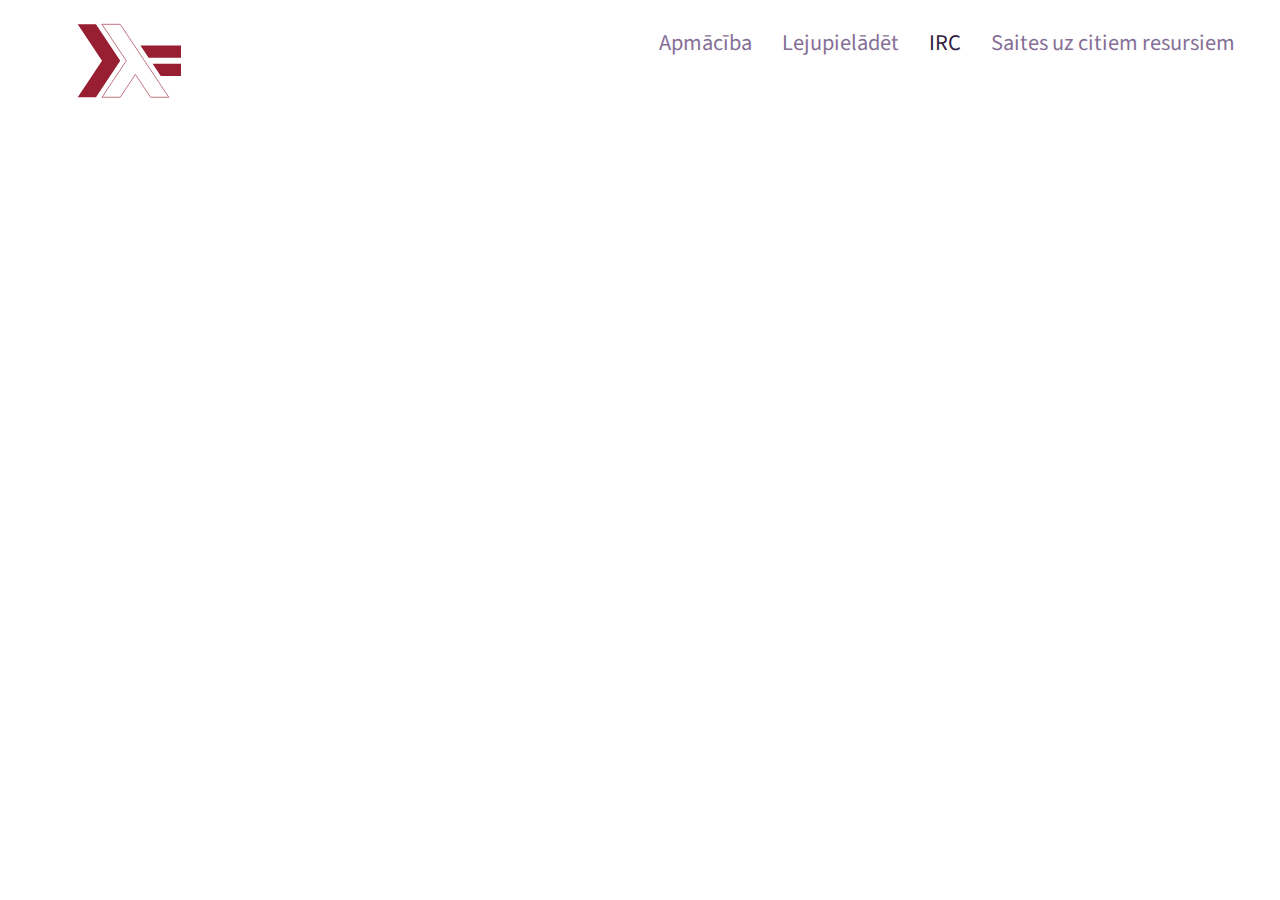
<file: irc.html>
<html>
<head>
    <meta charset="utf-8">
    <title>Haskell.lv - IRC kanals #mainlv</title>
    <link href="https://fonts.googleapis.com/css?family=Source+Sans+Pro" rel="stylesheet">
    <link rel="stylesheet" type="text/css" href="/index.css">
    <link rel="shortcut icon" href="/logo.svg" type="image/x-icon">
</head>
<body>
    <div class="header">
        <a href="/"><img src="/logo.svg" id="logo" /></a>
        <div class="nav">
           <a href="/">Apmācība</a>
           <a href="https://www.haskell.org/downloads" target="_blank">Lejupielādēt</a>
           <a href="/irc.html" class="active">IRC</a>
           <a href="/links.html">Saites uz citiem resursiem</a>
        </div>
    </div>
    <div class="content">
        <iframe src="http://chat.haskell.lv" id="chat_iframe"></iframe>
    </div>
</body>
</html>
</file>
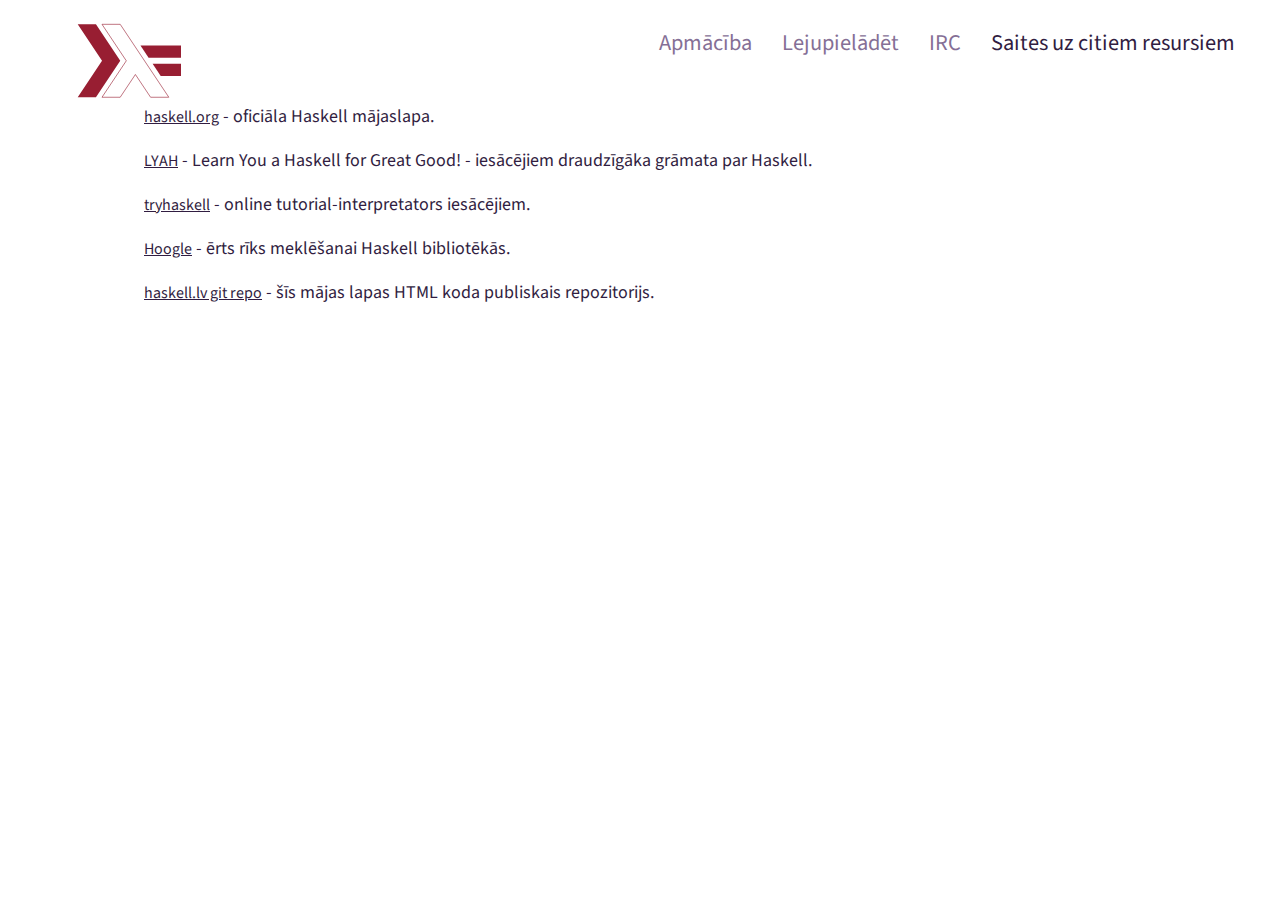
<file: links.html>
<html>
<head>
    <meta charset="utf-8">
    <title>Haskell.lv - Saites uz citiem resursiem</title>
    <link href="https://fonts.googleapis.com/css?family=Source+Sans+Pro" rel="stylesheet">
    <link rel="stylesheet" type="text/css" href="/index.css">
    <link rel="shortcut icon" href="/logo.svg" type="image/x-icon">
</head>
<body>
    <div class="header">
        <a href="/"><img src="/logo.svg" id="logo" /></a>
        <div class="nav">
           <a href="/">Apmācība</a>
           <a href="https://www.haskell.org/downloads" target="_blank">Lejupielādēt</a>
           <a href="/irc.html">IRC</a>
           <a href="/links.html" class="active">Saites uz citiem resursiem</a>
        </div>
    </div>
    <div class="content">
        <div class="tutorial">
            <ul class="links">
                <li><a href="https://www.haskell.org/" target="_blank">haskell.org</a> - oficiāla Haskell mājaslapa.</li>
                <li><a href="http://learnyouahaskell.com/" target="_blank">LYAH</a> - Learn You a Haskell for Great Good! - iesācējiem draudzīgāka grāmata par Haskell.</li>
                <li><a href="http://tryhaskell.org/" target="_blank">tryhaskell</a> - online tutorial-interpretators iesācējiem.</li>
                <li><a href="https://www.haskell.org/hoogle/" target="_blank">Hoogle</a> - ērts rīks meklēšanai Haskell bibliotēkās.</li>
                <li><a href="https://github.com/ivanovsaleksejs/haskelllv/" target="_blank">haskell.lv git repo</a> - šīs mājas lapas HTML koda publiskais repozitorijs.</li>
            </ul>
        </div>
    </div>
</body>
</html>
</file>
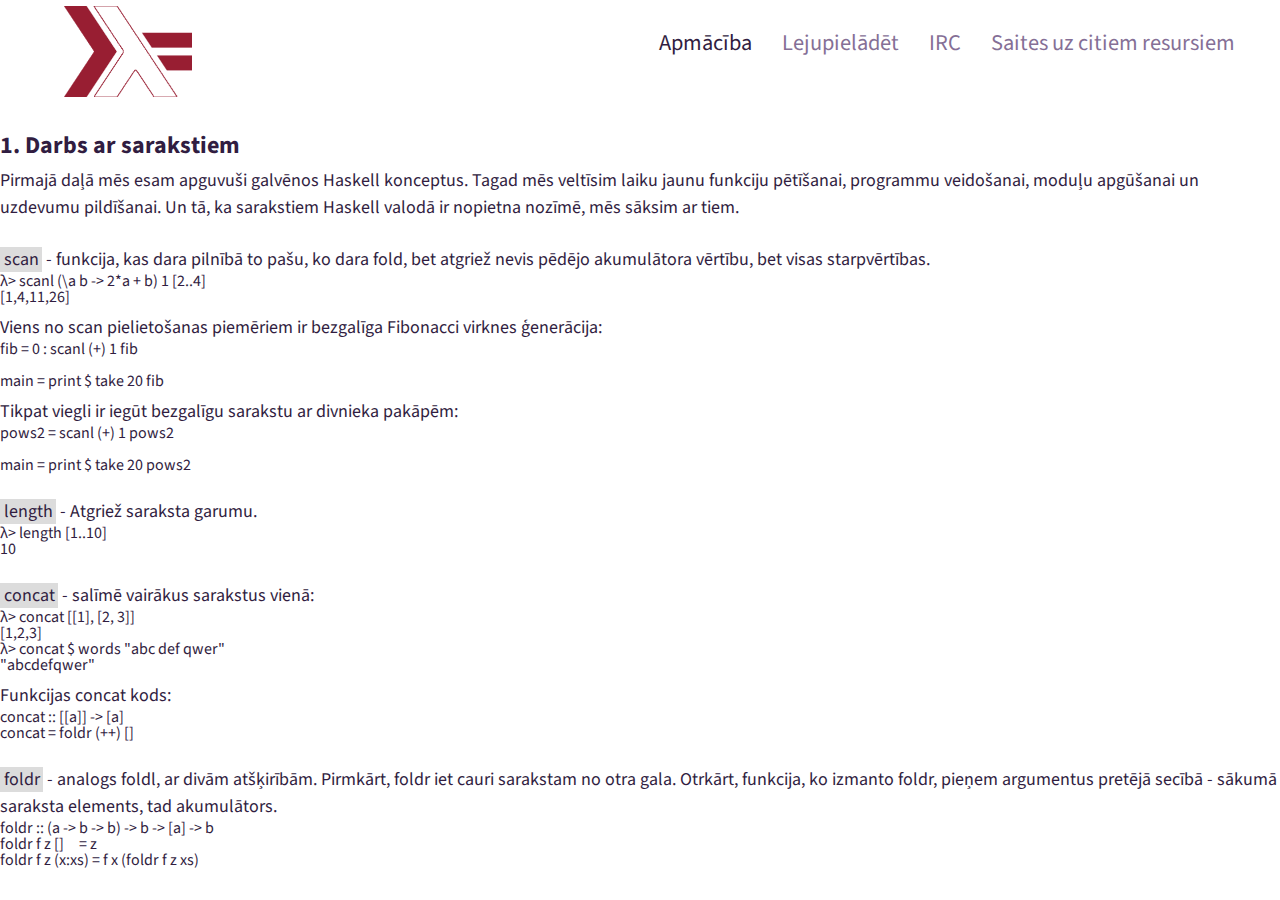
<file: tut2.html>
<html>
<head>
    <meta charset="utf-8">
    <title>haskell.lv</title>
    <link href="https://fonts.googleapis.com/css?family=Source+Sans+Pro" rel="stylesheet">
    <link rel="stylesheet" type="text/css" href="/index.css">
</head>
<body>
    <div class="header">
        <img src="logo.png" id="logo" />
        <div class="nav">
           <a href="/" class="active">Apmācība</a>
           <a href="https://www.haskell.org/downloads" target="_blank">Lejupielādēt</a>
           <a href="/irc.html">IRC</a>
           <a href="/links.html">Saites uz citiem resursiem</a>
        </div>
    </div>
    <div class="content">
        <div class="part_two">
            <h2>1. Darbs ar sarakstiem</h2>
            <p>Pirmajā daļā mēs esam apguvuši galvēnos Haskell konceptus. Tagad mēs veltīsim laiku jaunu funkciju pētīšanai, programmu veidošanai, moduļu apgūšanai un uzdevumu pildīšanai. Un tā, ka sarakstiem Haskell valodā ir nopietna nozīmē, mēs sāksim ar tiem.</p>
            <br />
            <p><span class="grey">scan</span> - funkcija, kas dara pilnībā to pašu, ko dara fold, bet atgriež nevis pēdējo akumulātora vērtību, bet visas starpvērtības.</p>
            <pre>λ> scanl (\a b -> 2*a + b) 1 [2..4]
[1,4,11,26]</pre>
            <p>Viens no scan pielietošanas piemēriem ir bezgalīga Fibonacci virknes ģenerācija:</p>
            <pre>fib = 0 : scanl (+) 1 fib
            
main = print $ take 20 fib</pre>
            <p>Tikpat viegli ir iegūt bezgalīgu sarakstu ar divnieka pakāpēm:</p>
            <pre>pows2 = scanl (+) 1 pows2
            
main = print $ take 20 pows2</pre>
            <br />
            <p><span class="grey">length</span> - Atgriež saraksta garumu.</p>
            <pre>
λ> length [1..10]
10</pre>
            <br />
            <p><span class="grey">concat</span> - salīmē vairākus sarakstus vienā:</p>
            <pre>
λ> concat [[1], [2, 3]]
[1,2,3]
λ> concat $ words "abc def qwer"
"abcdefqwer"</pre> 
            <p>Funkcijas concat kods:</p>
            <pre>
concat :: [[a]] -> [a]
concat = foldr (++) []</pre>
            <br />
            <p><span class="grey">foldr</span> - analogs foldl, ar divām atšķirībām. Pirmkārt, foldr iet cauri sarakstam no otra gala. Otrkārt, funkcija, ko izmanto foldr, pieņem argumentus pretējā secībā - sākumā saraksta elements, tad akumulātors.</p>
             <pre>
foldr :: (a -> b -> b) -> b -> [a] -> b
foldr f z []     = z
foldr f z (x:xs) = f x (foldr f z xs)</pre>
        </div>
    </div>
</body>
</html>
</file>
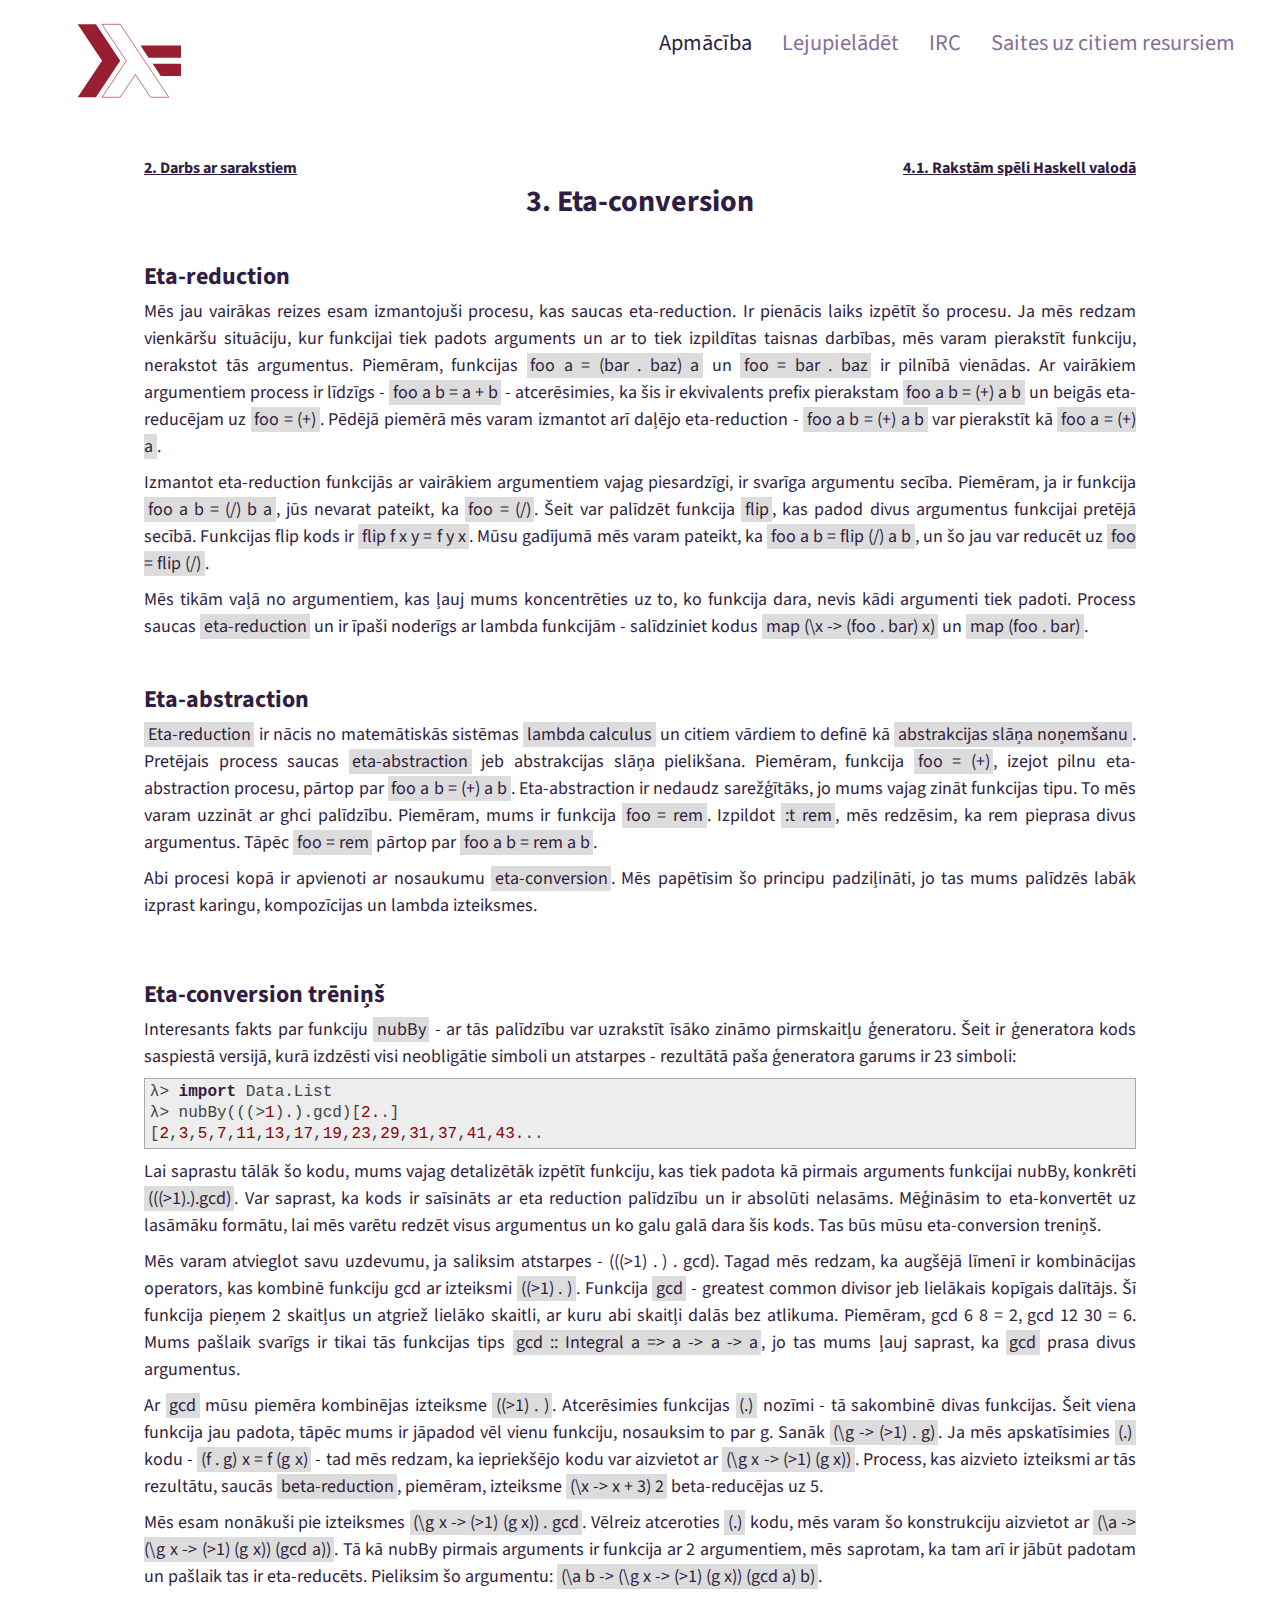
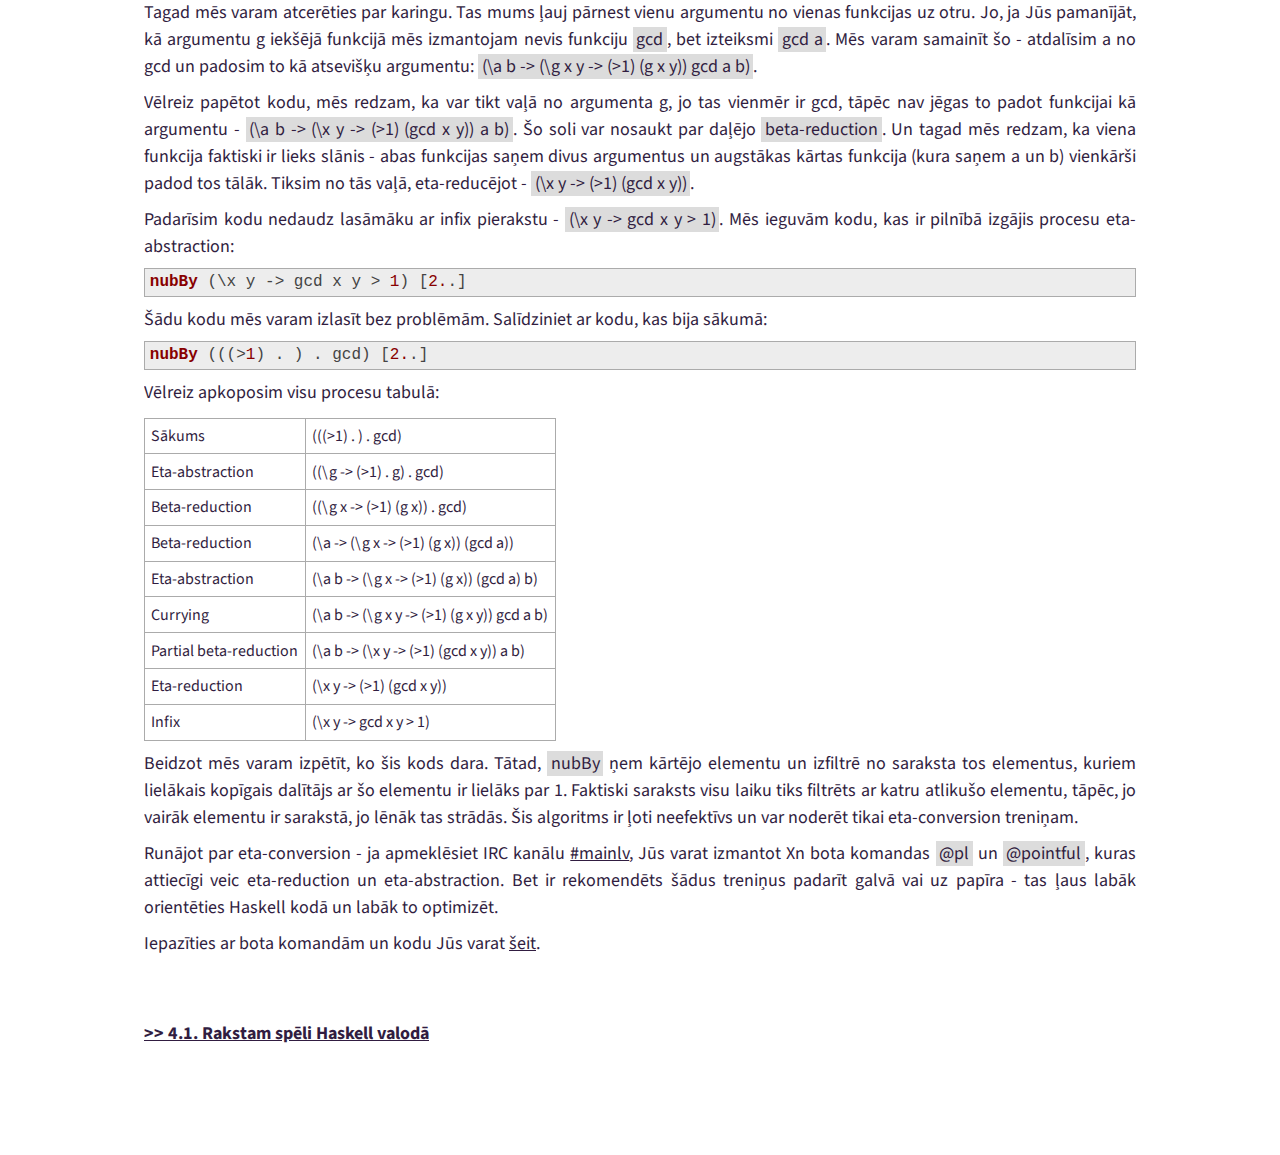
<file: tut02/eta.html>
<html>
<head>
    <meta charset="utf-8">
    <title>Haskell.lv - Eta-reduction</title>
    <link href="https://fonts.googleapis.com/css?family=Source+Sans+Pro" rel="stylesheet">
    <link rel="stylesheet" type="text/css" href="/index.css">
    <link rel="stylesheet" href="/highlight/styles/default.css">
    <link rel="shortcut icon" href="/logo.svg" type="image/x-icon">
</head>
<body>
    <div class="header">
        <a href="/"><img src="/logo.svg" id="logo" /></a>
        <div class="nav">
           <a href="/" class="active">Apmācība</a>
           <a href="https://www.haskell.org/downloads" target="_blank">Lejupielādēt</a>
           <a href="/irc.html">IRC</a>
           <a href="/links.html">Saites uz citiem resursiem</a>
        </div>
    </div>
    <div class="content">
        <div class="tutorial">
            <div class="wrapper">
                <div class="tutor_nav">
                    <a class="link prev" href="/tut02/lists.html">2. Darbs ar sarakstiem</a>
                    <a class="link next" href="/tut02/game1.html">4.1. Rakstām spēli Haskell valodā</a>
                </div>
                <h1>3. Eta-conversion</h1>
                <h2>Eta-reduction</h2>
                <p>Mēs jau vairākas reizes esam izmantojuši procesu, kas saucas eta-reduction. Ir pienācis laiks izpētīt šo procesu. Ja mēs redzam vienkāršu situāciju, kur funkcijai tiek padots arguments un ar to tiek izpildītas taisnas darbības, mēs varam pierakstīt funkciju, nerakstot tās argumentus. Piemēram, funkcijas <span class="grey">foo a = (bar . baz) a</span> un <span class="grey">foo = bar . baz</span> ir pilnībā vienādas. Ar vairākiem argumentiem process ir līdzīgs - <span class="grey">foo a b = a + b</span> - atcerēsimies, ka šis ir ekvivalents prefix pierakstam <span class="grey">foo a b = (+) a b</span> un beigās eta-reducējam uz <span class="grey">foo = (+)</span>. Pēdējā piemērā mēs varam izmantot arī daļējo eta-reduction - <span class="grey">foo a b = (+) a b</span> var pierakstīt kā <span class="grey">foo a = (+) a</span>.</p>
                <p>Izmantot eta-reduction funkcijās ar vairākiem argumentiem vajag piesardzīgi, ir svarīga argumentu secība. Piemēram, ja ir funkcija <span class="grey">foo a b = (/) b a</span>, jūs nevarat pateikt, ka <span class="grey">foo = (/)</span>. Šeit var palīdzēt funkcija <span class="grey">flip</span>, kas padod divus argumentus funkcijai pretējā secībā. Funkcijas flip kods ir <span class="grey">flip f x y = f y x</span>. Mūsu gadījumā mēs varam pateikt, ka <span class="grey">foo a b = flip (/) a b</span>, un šo jau var reducēt uz <span class="grey">foo = flip (/)</span>.</p>
                <p>Mēs tikām vaļā no argumentiem, kas ļauj mums koncentrēties uz to, ko funkcija dara, nevis kādi argumenti tiek padoti. Process saucas <span class="grey">eta-reduction</span> un ir īpaši noderīgs ar lambda funkcijām - salīdziniet kodus <span class="grey">map (\x -> (foo . bar) x)</span> un <span class="grey">map (foo . bar)</span>.</p>
                <h2>Eta-abstraction</h2>
                <p><span class="grey">Eta-reduction</span> ir nācis no matemātiskās sistēmas <span class="grey">lambda calculus</span> un citiem vārdiem to definē kā <span class="grey">abstrakcijas slāņa noņemšanu</span>. Pretējais process saucas <span class="grey">eta-abstraction</span> jeb abstrakcijas slāņa pielikšana. Piemēram, funkcija <span class="grey">foo = (+)</span>, izejot pilnu eta-abstraction procesu, pārtop par <span class="grey">foo a b = (+) a b</span>. Eta-abstraction ir nedaudz sarežģītāks, jo mums vajag zināt funkcijas tipu. To mēs varam uzzināt ar ghci palīdzību. Piemēram, mums ir funkcija <span class="grey">foo = rem</span>. Izpildot <span class="grey">:t rem</span>, mēs redzēsim, ka rem pieprasa divus argumentus. Tāpēc <span class="grey">foo = rem</span> pārtop par <span class="grey">foo a b = rem a b</span>.</p>
                <p>Abi procesi kopā ir apvienoti ar nosaukumu <span class="grey">eta-conversion</span>. Mēs papētīsim šo principu padziļināti, jo tas mums palīdzēs labāk izprast karingu, kompozīcijas un lambda izteiksmes.</p>
                <br />
                <h2>Eta-conversion trēniņš</h2>
                <p>Interesants fakts par funkciju <span class="grey">nubBy</span> - ar tās palīdzību var uzrakstīt īsāko zināmo pirmskaitļu ģeneratoru. Šeit ir ģeneratora kods saspiestā versijā, kurā izdzēsti visi neobligātie simboli un atstarpes - rezultātā paša ģeneratora garums ir 23 simboli:</p>
                <pre><code class="haskell hljs">λ> import Data.List
λ> nubBy(((>1).).gcd)[2..]
[2,3,5,7,11,13,17,19,23,29,31,37,41,43...</code></pre>
                <p>Lai saprastu tālāk šo kodu, mums vajag detalizētāk izpētīt funkciju, kas tiek padota kā pirmais arguments funkcijai nubBy, konkrēti <span class="grey">(((>1).).gcd)</span>. Var saprast, ka kods ir saīsināts ar eta reduction palīdzību un ir absolūti nelasāms. Mēģināsim to eta-konvertēt uz lasāmāku formātu, lai mēs varētu redzēt visus argumentus un ko galu galā dara šis kods. Tas būs mūsu eta-conversion treniņš.</p>
                <p>Mēs varam atvieglot savu uzdevumu, ja saliksim atstarpes - (((>1) . ) . gcd). Tagad mēs redzam, ka augšējā līmenī ir kombinācijas operators, kas kombinē funkciju gcd ar izteiksmi <span class="grey">((>1) . )</span>. Funkcija <span class="grey">gcd</span> - greatest common divisor jeb lielākais kopīgais dalītājs. Šī funkcija pieņem 2 skaitļus un atgriež lielāko skaitli, ar kuru abi skaitļi dalās bez atlikuma. Piemēram, gcd 6 8 = 2, gcd 12 30 = 6. Mums pašlaik svarīgs ir tikai tās funkcijas tips <span class="grey">gcd :: Integral a => a -> a -> a</span>, jo tas mums ļauj saprast, ka <span class="grey">gcd</span> prasa divus argumentus.</p>
                <p>Ar <span class="grey">gcd</span> mūsu piemēra kombinējas izteiksme <span class="grey">((>1) . )</span>. Atcerēsimies funkcijas <span class="grey">(.)</span> nozīmi - tā sakombinē divas funkcijas. Šeit viena funkcija jau padota, tāpēc mums ir jāpadod vēl vienu funkciju, nosauksim to par g. Sanāk <span class="grey">(\g -> (>1) . g)</span>. Ja mēs apskatīsimies <span class="grey">(.)</span> kodu - <span class="grey">(f . g) x = f (g x)</span> - tad mēs redzam, ka iepriekšējo kodu var aizvietot ar <span class="grey">(\g x -> (>1) (g x))</span>. Process, kas aizvieto izteiksmi ar tās rezultātu, saucās <span class="grey">beta-reduction</span>, piemēram, izteiksme <span class="grey">(\x -> x + 3) 2</span> beta-reducējas uz 5.</p>
                <p>Mēs esam nonākuši pie izteiksmes <span class="grey">(\g x -> (>1) (g x)) . gcd</span>. Vēlreiz atceroties <span class="grey">(.)</span> kodu, mēs varam šo konstrukciju aizvietot ar <span class="grey">(\a -> (\g x -> (>1) (g x)) (gcd a))</span>. Tā kā nubBy pirmais arguments ir funkcija ar 2 argumentiem, mēs saprotam, ka tam arī ir jābūt padotam un pašlaik tas ir eta-reducēts. Pieliksim šo argumentu: <span class="grey">(\a b -> (\g x -> (>1) (g x)) (gcd a) b)</span>.</p>
                <p>Tagad mēs varam atcerēties par karingu. Tas mums ļauj pārnest vienu argumentu no vienas funkcijas uz otru. Jo, ja Jūs pamanījāt, kā argumentu g iekšējā funkcijā mēs izmantojam nevis funkciju <span class="grey">gcd</span>, bet izteiksmi <span class="grey">gcd a</span>. Mēs varam samainīt šo - atdalīsim a no gcd un padosim to kā atsevišķu argumentu: <span class="grey">(\a b -> (\g x y -> (>1) (g x y)) gcd a b)</span>.</p>
                <p>Vēlreiz papētot kodu, mēs redzam, ka var tikt vaļā no argumenta g, jo tas vienmēr ir gcd, tāpēc nav jēgas to padot funkcijai kā argumentu - <span class="grey">(\a b -> (\x y -> (>1) (gcd x y)) a b)</span>. Šo soli var nosaukt par daļējo <span class="grey">beta-reduction</span>. Un tagad mēs redzam, ka viena funkcija faktiski ir lieks slānis - abas funkcijas saņem divus argumentus un augstākas kārtas funkcija (kura saņem a un b) vienkārši padod tos tālāk. Tiksim no tās vaļā, eta-reducējot - <span class="grey">(\x y -> (>1) (gcd x y))</span>.</p>
                <p>Padarīsim kodu nedaudz lasāmāku ar infix pierakstu - <span class="grey">(\x y -> gcd x y > 1)</span>. Mēs ieguvām kodu, kas ir pilnībā izgājis procesu eta-abstraction:</p>
                <pre><code class="haskell hljs">nubBy (\x y -> gcd x y > 1) [2..]</code></pre>
                <p>Šādu kodu mēs varam izlasīt bez problēmām. Salīdziniet ar kodu, kas bija sākumā:</p>
                <pre><code class="haskell hljs">nubBy (((>1) . ) . gcd) [2..]</code></pre>
                <p>Vēlreiz apkoposim visu procesu tabulā:</p>
                <table class="description">
                    <tr>
                        <td>Sākums</td>
                        <td>(((>1) . ) . gcd)</td>
                    </tr>
                    <tr>
                        <td>Eta-abstraction</td>
                        <td>((\g -> (>1) . g) . gcd)</td>
                    </tr>
                    <tr>
                        <td>Beta-reduction</td>
                        <td>((\g x -> (>1) (g x)) . gcd)</td>
                    </tr>
                    <tr>
                        <td>Beta-reduction</td>
                        <td>(\a -> (\g x -> (>1) (g x)) (gcd a))</td>
                    </tr>
                    <tr>
                        <td>Eta-abstraction</td>
                        <td>(\a b -> (\g x -> (>1) (g x)) (gcd a) b)</td>
                    </tr>
                    <tr>
                        <td>Currying</td>
                        <td>(\a b -> (\g x y -> (>1) (g x y)) gcd a b)</td>
                    </tr>
                    <tr>
                        <td>Partial beta-reduction</td>
                        <td>(\a b -> (\x y -> (>1) (gcd x y)) a b)</td>
                    </tr>
                    <tr>
                        <td>Eta-reduction</td>
                        <td>(\x y -> (>1) (gcd x y))</td>
                    </tr>
                    <tr>
                        <td>Infix</td>
                        <td>(\x y -> gcd x y > 1)</td>
                    </tr>
                </table>
                <p>Beidzot mēs varam izpētīt, ko šis kods dara. Tātad, <span class="grey">nubBy</span> ņem kārtējo elementu un izfiltrē no saraksta tos elementus, kuriem lielākais kopīgais dalītājs ar šo elementu ir lielāks par 1. Faktiski saraksts visu laiku tiks filtrēts ar katru atlikušo elementu, tāpēc, jo vairāk elementu ir sarakstā, jo lēnāk tas strādās. Šis algoritms ir ļoti neefektīvs un var noderēt tikai eta-conversion treniņam.</p>
                <p>Runājot par eta-conversion - ja apmeklēsiet IRC kanālu <a class="link" href="http://webchat.freenode.net?channels=#mainlv" target="_blank">#mainlv</a>, Jūs varat izmantot Xn bota komandas <span class="grey">@pl</span> un <span class="grey">@pointful</span>, kuras attiecīgi veic eta-reduction un eta-abstraction. Bet ir rekomendēts šādus treniņus padarīt galvā vai uz papīra - tas ļaus labāk orientēties Haskell kodā un labāk to optimizēt.</p>
                <p>Iepazīties ar bota komandām un kodu Jūs varat <a class="link" href="https://github.com/ivanovsaleksejs/Xn" target="_blank">šeit</a>.</p>
                <br />
                <br />
                <a class="link" href="/tut02/game1.html"><h3>>> 4.1. Rakstam spēli Haskell valodā</h3></a>
                <br />
                <br />
                <br />
            </div>
        </div>
    </div>
    <script type="text/javascript" src="/highlight/highlight.pack.js"></script>
    <script type="text/javascript" src="/main.js"></script>
    <script type="text/javascript" src="/spoiler.js"></script>
</body>
</html>
</file>
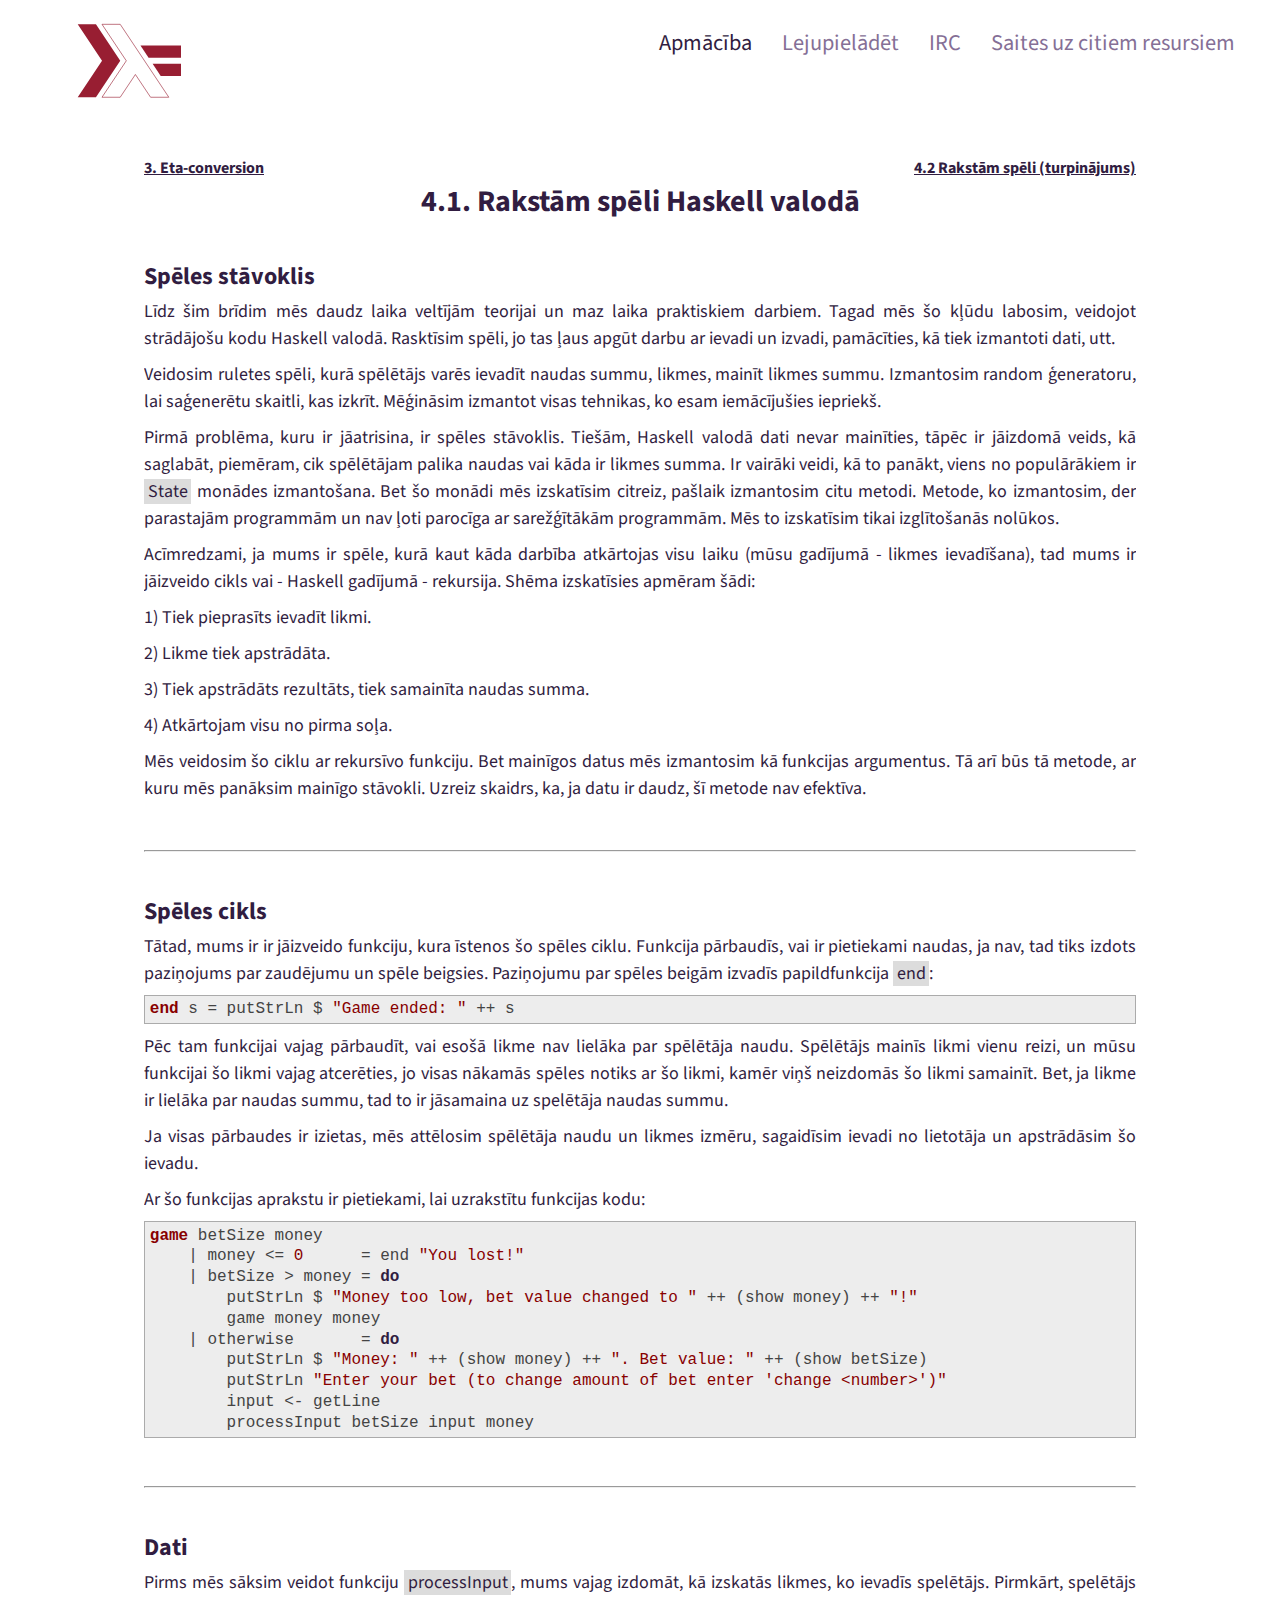
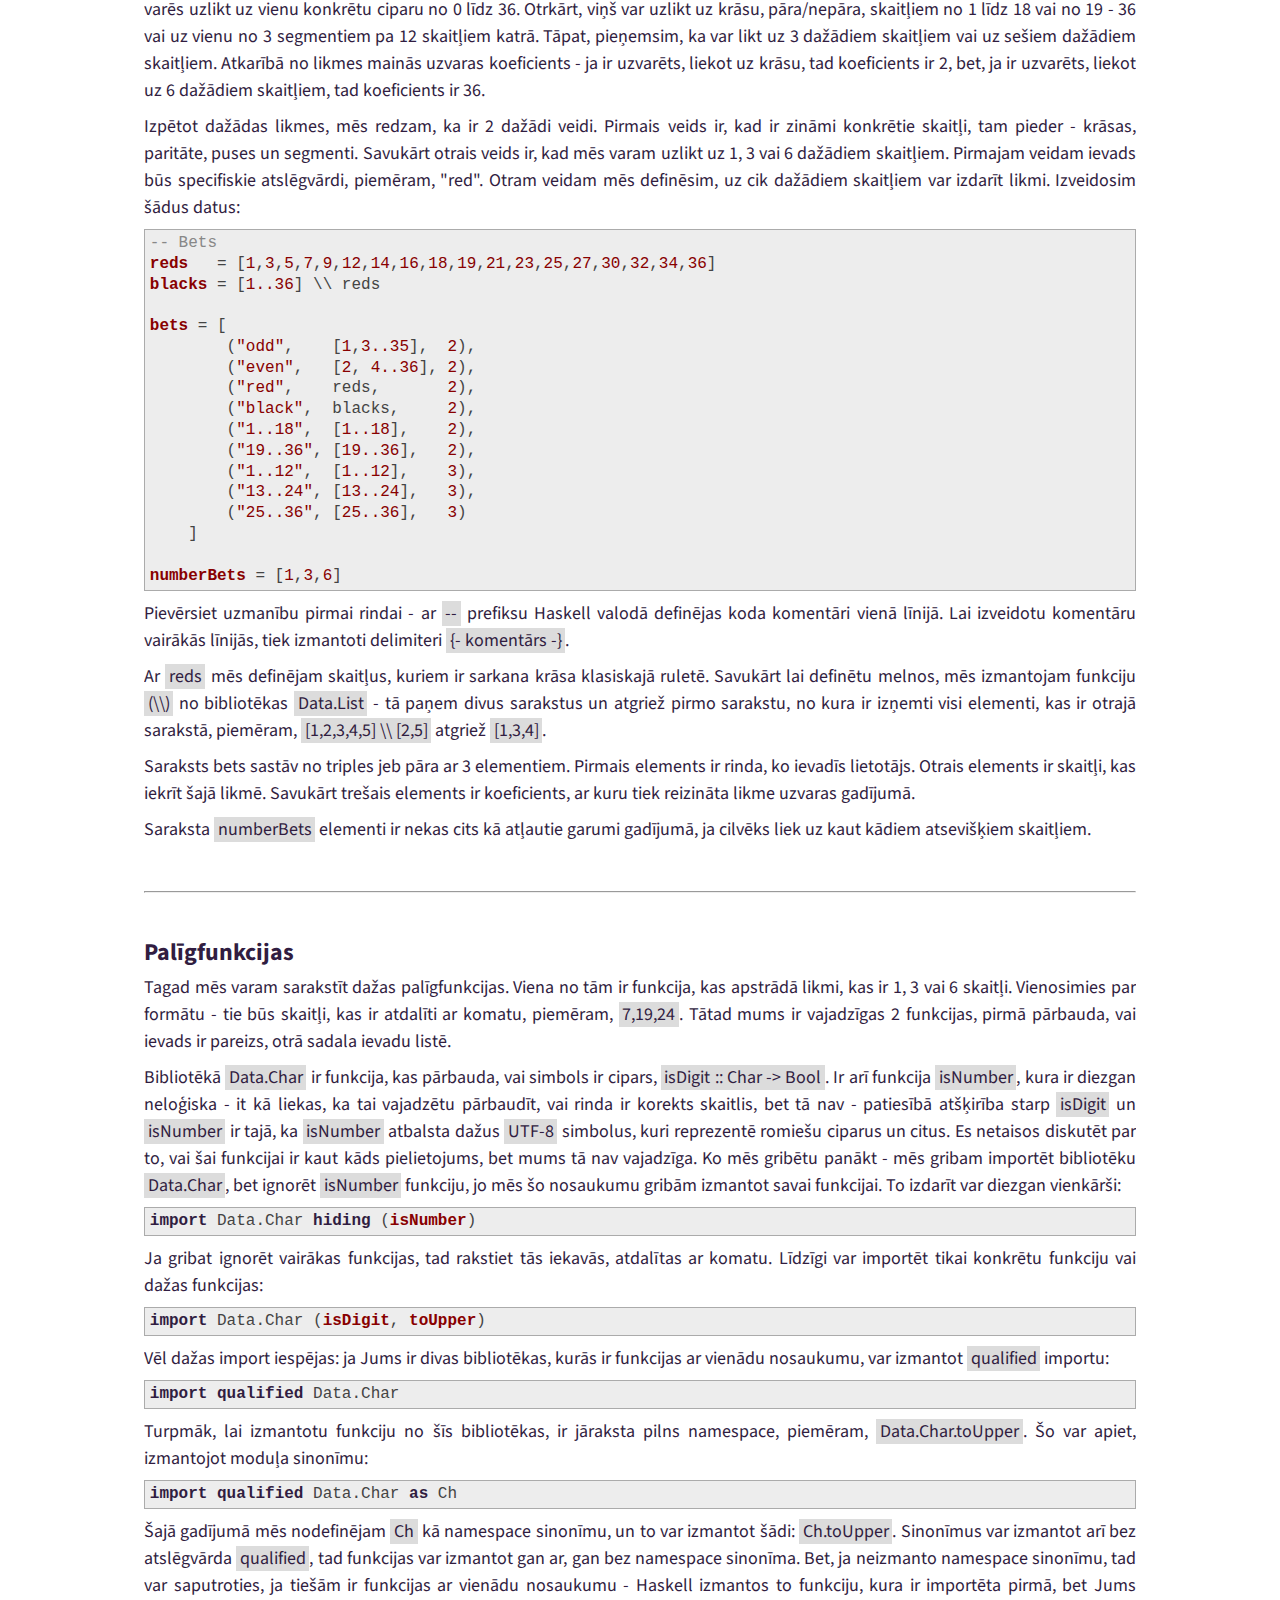
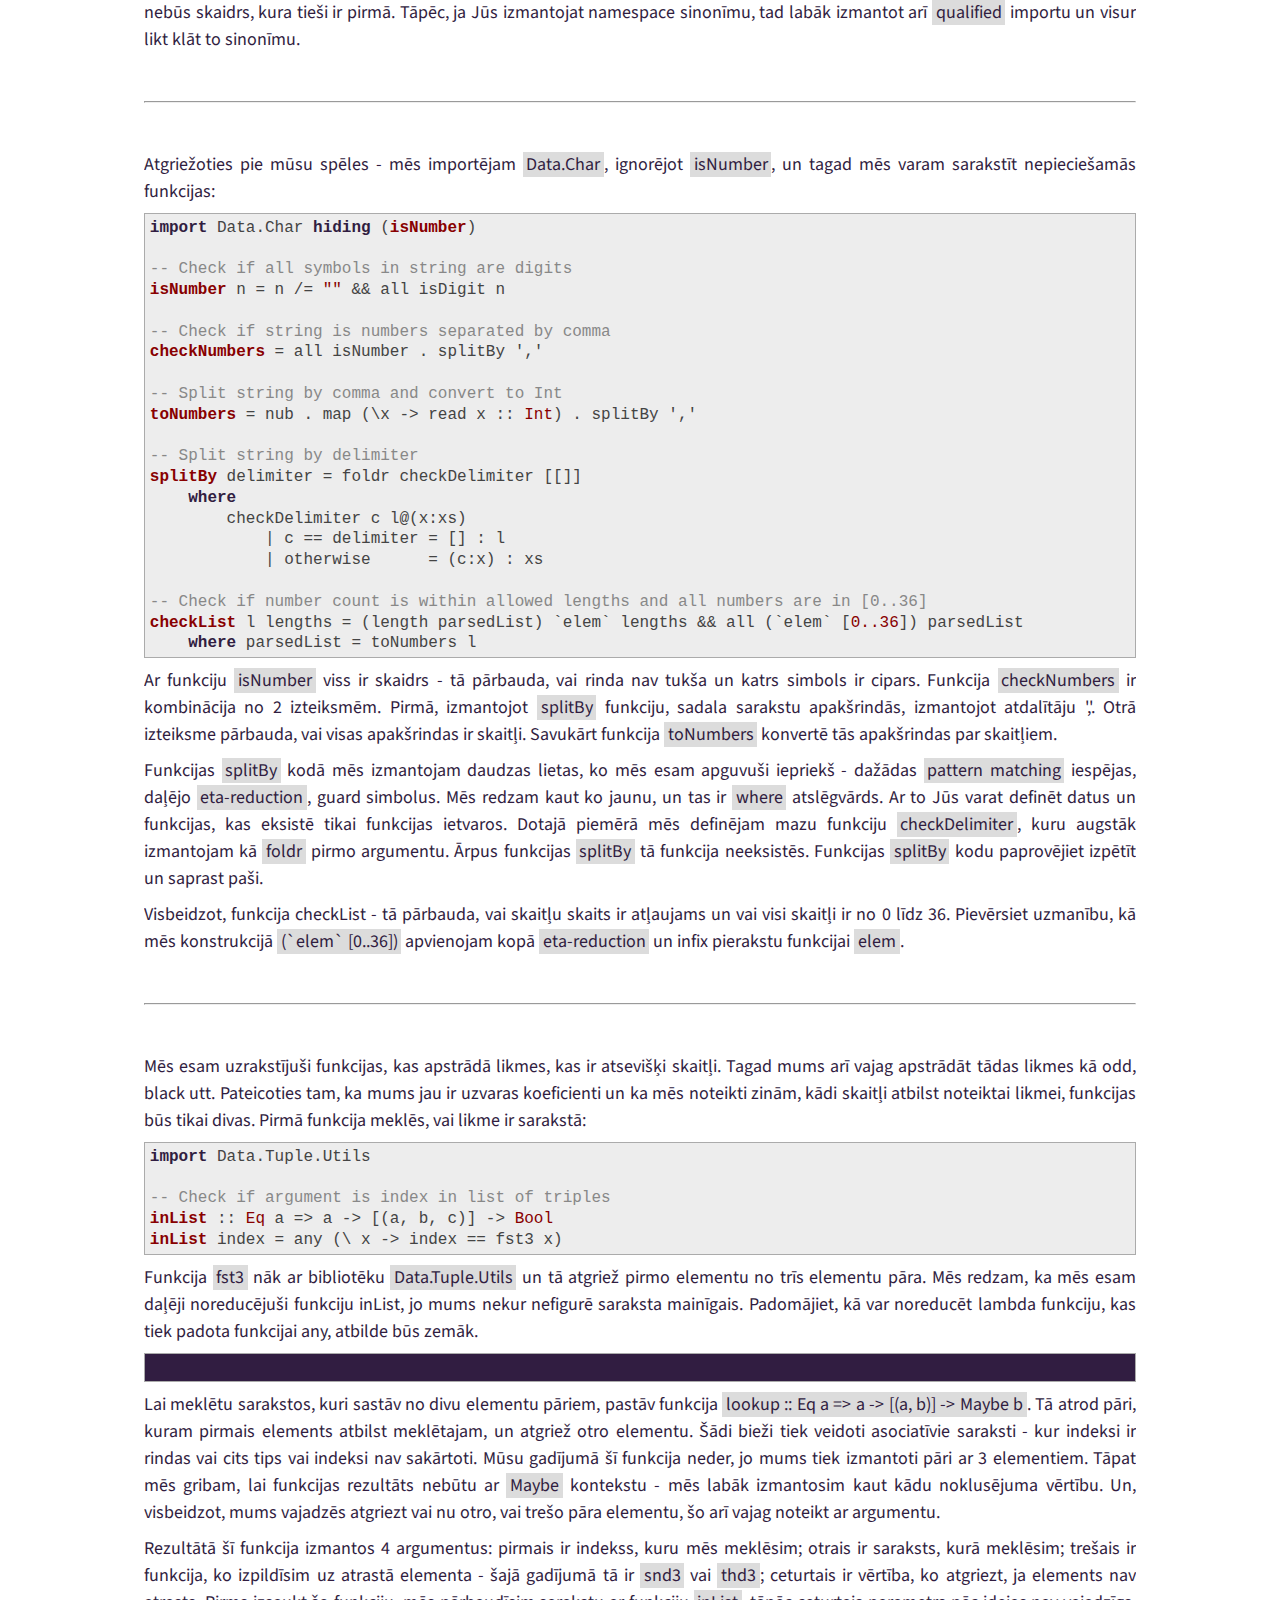
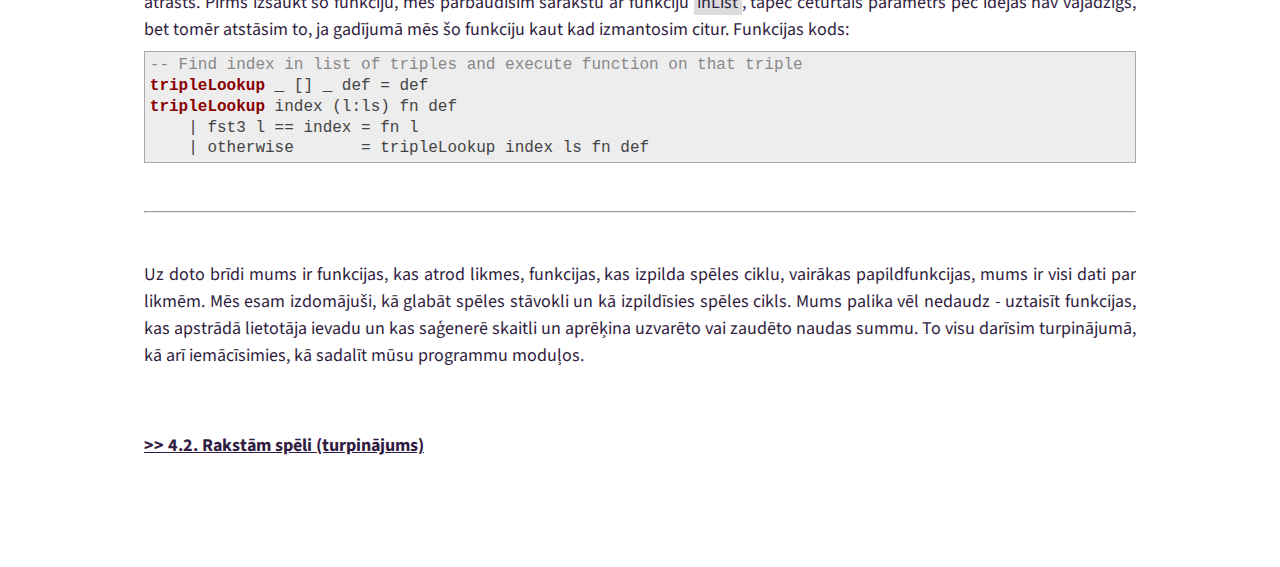
<file: tut02/game1.html>
<html>
<head>
    <meta charset="utf-8">
    <title>Haskell.lv - Rakstām spēli Haskell valodā</title>
    <link href="https://fonts.googleapis.com/css?family=Source+Sans+Pro" rel="stylesheet">
    <link rel="stylesheet" type="text/css" href="/index.css">
    <link rel="stylesheet" href="/highlight/styles/default.css">
    <link rel="shortcut icon" href="/logo.svg" type="image/x-icon">
</head>
<body>
    <div class="header">
        <a href="/"><img src="/logo.svg" id="logo" /></a>
        <div class="nav">
           <a href="/" class="active">Apmācība</a>
           <a href="https://www.haskell.org/downloads" target="_blank">Lejupielādēt</a>
           <a href="/irc.html">IRC</a>
           <a href="/links.html">Saites uz citiem resursiem</a>
        </div>
    </div>
    <div class="content">
        <div class="tutorial">
            <div class="wrapper">
                <div class="tutor_nav">
                    <a class="link prev" href="/tut02/eta.html">3. Eta-conversion</a>
                    <a class="link next" href="/tut02/game2.html">4.2 Rakstām spēli (turpinājums)</a>
                </div>
                <h1>4.1. Rakstām spēli Haskell valodā</h1>
                <h2>Spēles stāvoklis</h2>
                <p>Līdz šim brīdim mēs daudz laika veltījām teorijai un maz laika praktiskiem darbiem. Tagad mēs šo kļūdu labosim, veidojot strādājošu kodu Haskell valodā. Rasktīsim spēli, jo tas ļaus apgūt darbu ar ievadi un izvadi, pamācīties, kā tiek izmantoti dati, utt.</p>
                <p>Veidosim ruletes spēli, kurā spēlētājs varēs ievadīt naudas summu, likmes, mainīt likmes summu. Izmantosim random ģeneratoru, lai saģenerētu skaitli, kas izkrīt. Mēģināsim izmantot visas tehnikas, ko esam iemācījušies iepriekš.</p>
                <p>Pirmā problēma, kuru ir jāatrisina, ir spēles stāvoklis. Tiešām, Haskell valodā dati nevar mainīties, tāpēc ir jāizdomā veids, kā saglabāt, piemēram, cik spēlētājam palika naudas vai kāda ir likmes summa. Ir vairāki veidi, kā to panākt, viens no populārākiem ir <span class="grey">State</span> monādes izmantošana. Bet šo monādi mēs izskatīsim citreiz, pašlaik izmantosim citu metodi. Metode, ko izmantosim, der parastajām programmām un nav ļoti parocīga ar sarežģītākām programmām. Mēs to izskatīsim tikai izglītošanās nolūkos.</p>
                <p>Acīmredzami, ja mums ir spēle, kurā kaut kāda darbība atkārtojas visu laiku (mūsu gadījumā - likmes ievadīšana), tad mums ir jāizveido cikls vai - Haskell gadījumā - rekursija. Shēma izskatīsies apmēram šādi:</p>
                <p>
                    <ul>
                        <li>1) Tiek pieprasīts ievadīt likmi.</li>
                        <li>2) Likme tiek apstrādāta.</li>
                        <li>3) Tiek apstrādāts rezultāts, tiek samainīta naudas summa.</li>
                        <li>4) Atkārtojam visu no pirma soļa.</li>
                    </ul>
                </p>
                <p>Mēs veidosim šo ciklu ar rekursīvo funkciju. Bet mainīgos datus mēs izmantosim kā funkcijas argumentus. Tā arī būs tā metode, ar kuru mēs panāksim mainīgo stāvokli. Uzreiz skaidrs, ka, ja datu ir daudz, šī metode nav efektīva.</p>
                <hr />
                <h2>Spēles cikls</h2>
                <p>Tātad, mums ir ir jāizveido funkciju, kura īstenos šo spēles ciklu. Funkcija pārbaudīs, vai ir pietiekami naudas, ja nav, tad tiks izdots paziņojums par zaudējumu un spēle beigsies. Paziņojumu par spēles beigām izvadīs papildfunkcija <span class="grey">end</span>:</p>
                <pre><code class="haskell hljs">end s = putStrLn $ "Game ended: " ++ s</code></pre>
                <p>Pēc tam funkcijai vajag pārbaudīt, vai esošā likme nav lielāka par spēlētāja naudu. Spēlētājs mainīs likmi vienu reizi, un mūsu funkcijai šo likmi vajag atcerēties, jo visas nākamās spēles notiks ar šo likmi, kamēr viņš neizdomās šo likmi samainīt. Bet, ja likme ir lielāka par naudas summu, tad to ir jāsamaina uz spelētāja naudas summu.</p>
                <p>Ja visas pārbaudes ir izietas, mēs attēlosim spēlētāja naudu un likmes izmēru, sagaidīsim ievadi no lietotāja un apstrādāsim šo ievadu.</p>
                <p>Ar šo funkcijas aprakstu ir pietiekami, lai uzrakstītu funkcijas kodu:</p>
                <pre><code class="haskell hljs">game betSize money
    | money <= 0      = end "You lost!"
    | betSize > money = do
        putStrLn $ "Money too low, bet value changed to " ++ (show money) ++ "!"
        game money money
    | otherwise       = do
        putStrLn $ "Money: " ++ (show money) ++ ". Bet value: " ++ (show betSize)
        putStrLn "Enter your bet (to change amount of bet enter 'change &lt;number&gt;')"
        input <- getLine
        processInput betSize input money</code></pre>
                <hr />
                <h2>Dati</h2>
                <p>Pirms mēs sāksim veidot funkciju <span class="grey">processInput</span>, mums vajag izdomāt, kā izskatās likmes, ko ievadīs spelētājs. Pirmkārt, spelētājs varēs uzlikt uz vienu konkrētu ciparu no 0 līdz 36. Otrkārt, viņš var uzlikt uz krāsu, pāra/nepāra, skaitļiem no 1 līdz 18 vai no 19 - 36 vai uz vienu no 3 segmentiem pa 12 skaitļiem katrā. Tāpat, pieņemsim, ka var likt uz 3 dažādiem skaitļiem vai uz sešiem dažādiem skaitļiem. Atkarībā no likmes mainās uzvaras koeficients - ja ir uzvarēts, liekot uz krāsu, tad koeficients ir 2, bet, ja ir uzvarēts, liekot uz 6 dažādiem skaitļiem, tad koeficients ir 36.</p>
                <p>Izpētot dažādas likmes, mēs redzam, ka ir 2 dažādi veidi. Pirmais veids ir, kad ir zināmi konkrētie skaitļi, tam pieder - krāsas, paritāte, puses un segmenti. Savukārt otrais veids ir, kad mēs varam uzlikt uz 1, 3 vai 6 dažādiem skaitļiem. Pirmajam veidam ievads būs specifiskie atslēgvārdi, piemēram, "red". Otram veidam mēs definēsim, uz cik dažādiem skaitļiem var izdarīt likmi. Izveidosim šādus datus:</p>
                <pre><code class="haskell hljs">-- Bets
reds   = [1,3,5,7,9,12,14,16,18,19,21,23,25,27,30,32,34,36]
blacks = [1..36] \\ reds

bets = [
        ("odd",    [1,3..35],  2),
        ("even",   [2, 4..36], 2),
        ("red",    reds,       2),
        ("black",  blacks,     2),
        ("1..18",  [1..18],    2),
        ("19..36", [19..36],   2),
        ("1..12",  [1..12],    3),
        ("13..24", [13..24],   3),
        ("25..36", [25..36],   3)
    ]

numberBets = [1,3,6]</code></pre>
                <p>Pievērsiet uzmanību pirmai rindai - ar <span class="grey">--</span> prefiksu Haskell valodā definējas koda komentāri vienā līnijā. Lai izveidotu komentāru vairākās līnijās, tiek izmantoti delimiteri <span class="grey">{- komentārs -}</span>.</p>
                <p>Ar <span class="grey">reds</span> mēs definējam skaitļus, kuriem ir sarkana krāsa klasiskajā ruletē. Savukārt lai definētu melnos, mēs izmantojam funkciju <span class="grey">(\\)</span> no bibliotēkas <span class="grey">Data.List</span> - tā paņem divus sarakstus un atgriež pirmo sarakstu, no kura ir izņemti visi elementi, kas ir otrajā sarakstā, piemēram, <span class="grey">[1,2,3,4,5] \\ [2,5]</span> atgriež <span class="grey">[1,3,4]</span>.</p>
                <p>Saraksts bets sastāv no triples jeb pāra ar 3 elementiem. Pirmais elements ir rinda, ko ievadīs lietotājs. Otrais elements ir skaitļi, kas iekrīt šajā likmē. Savukārt trešais elements ir koeficients, ar kuru tiek reizināta likme uzvaras gadījumā.</p>
                <p>Saraksta <span class="grey">numberBets</span> elementi ir nekas cits kā atļautie garumi gadījumā, ja cilvēks liek uz kaut kādiem atsevišķiem skaitļiem.</p>
                <hr />
                <h2>Palīgfunkcijas</h2>
                <p>Tagad mēs varam sarakstīt dažas palīgfunkcijas. Viena no tām ir funkcija, kas apstrādā likmi, kas ir 1, 3 vai 6 skaitļi. Vienosimies par formātu - tie būs skaitļi, kas ir atdalīti ar komatu, piemēram, <span class="grey">7,19,24</span>. Tātad mums ir vajadzīgas 2 funkcijas, pirmā pārbauda, vai ievads ir pareizs, otrā sadala ievadu listē.</p>
                <p>Bibliotēkā <span class="grey">Data.Char</span> ir funkcija, kas pārbauda, vai simbols ir cipars, <span class="grey">isDigit :: Char -> Bool</span>. Ir arī funkcija <span class="grey">isNumber</span>, kura ir diezgan neloģiska - it kā liekas, ka tai vajadzētu pārbaudīt, vai rinda ir korekts skaitlis, bet tā nav - patiesībā atšķirība starp <span class="grey">isDigit</span> un <span class="grey">isNumber</span> ir tajā, ka <span class="grey">isNumber</span> atbalsta dažus <span class="grey">UTF-8</span> simbolus, kuri reprezentē romiešu ciparus un citus. Es netaisos diskutēt par to, vai šai funkcijai ir kaut kāds pielietojums, bet mums tā nav vajadzīga. Ko mēs gribētu panākt - mēs gribam importēt bibliotēku <span class="grey">Data.Char</span>, bet ignorēt <span class="grey">isNumber</span> funkciju, jo mēs šo nosaukumu gribām izmantot savai funkcijai. To izdarīt var diezgan vienkārši:</p>
                <pre><code class="haskell hljs">import Data.Char hiding (isNumber)</code></pre>
                <p>Ja gribat ignorēt vairākas funkcijas, tad rakstiet tās iekavās, atdalītas ar komatu. Līdzīgi var importēt tikai konkrētu funkciju vai dažas funkcijas:</p>
                <pre><code class="haskell hljs">import Data.Char (isDigit, toUpper)</code></pre>
                <p>Vēl dažas import iespējas: ja Jums ir divas bibliotēkas, kurās ir funkcijas ar vienādu nosaukumu, var izmantot <span class="grey">qualified</span> importu:</p>
                <pre><code class="haskell hljs">import qualified Data.Char</code></pre>
                <p>Turpmāk, lai izmantotu funkciju no šīs bibliotēkas, ir jāraksta pilns namespace, piemēram, <span class="grey">Data.Char.toUpper</span>. Šo var apiet, izmantojot moduļa sinonīmu:</p>
                <pre><code class="haskell hljs">import qualified Data.Char as Ch</code></pre>
                <p>Šajā gadījumā mēs nodefinējam <span class="grey">Ch</span> kā namespace sinonīmu, un to var izmantot šādi: <span class="grey">Ch.toUpper</span>. Sinonīmus var izmantot arī bez atslēgvārda <span class="grey">qualified</span>, tad funkcijas var izmantot gan ar, gan bez namespace sinonīma. Bet, ja neizmanto namespace sinonīmu, tad var saputroties, ja tiešām ir funkcijas ar vienādu nosaukumu - Haskell izmantos to funkciju, kura ir importēta pirmā, bet Jums nebūs skaidrs, kura tieši ir pirmā. Tāpēc, ja Jūs izmantojat namespace sinonīmu, tad labāk izmantot arī <span class="grey">qualified</span> importu un visur likt klāt to sinonīmu.</p>
                <hr />
                <p>Atgriežoties pie mūsu spēles - mēs importējam <span class="grey">Data.Char</span>, ignorējot <span class="grey">isNumber</span>, un tagad mēs varam sarakstīt nepieciešamās funkcijas:</p>
                <pre><code class="haskell hljs">import Data.Char hiding (isNumber)

-- Check if all symbols in string are digits
isNumber n = n /= "" && all isDigit n

-- Check if string is numbers separated by comma
checkNumbers = all isNumber . splitBy ','

-- Split string by comma and convert to Int
toNumbers = nub . map (\x -> read x :: Int) . splitBy ','

-- Split string by delimiter
splitBy delimiter = foldr checkDelimiter [[]]
    where
        checkDelimiter c l@(x:xs)
            | c == delimiter = [] : l
            | otherwise      = (c:x) : xs

-- Check if number count is within allowed lengths and all numbers are in [0..36]
checkList l lengths = (length parsedList) `elem` lengths && all (`elem` [0..36]) parsedList
    where parsedList = toNumbers l</code></pre>
                <p>Ar funkciju <span class="grey">isNumber</span> viss ir skaidrs - tā pārbauda, vai rinda nav tukša un katrs simbols ir cipars. Funkcija <span class="grey">checkNumbers</span> ir kombinācija no 2 izteiksmēm. Pirmā, izmantojot <span class="grey">splitBy</span> funkciju, sadala sarakstu apakšrindās, izmantojot atdalītāju ','. Otrā izteiksme pārbauda, vai visas apakšrindas ir skaitļi. Savukārt funkcija <span class="grey">toNumbers</span> konvertē tās apakšrindas par skaitļiem.</p>
                <p>Funkcijas <span class="grey">splitBy</span> kodā mēs izmantojam daudzas lietas, ko mēs esam apguvuši iepriekš - dažādas <span class="grey">pattern matching</span> iespējas, daļējo <span class="grey">eta-reduction</span>, guard simbolus. Mēs redzam kaut ko jaunu, un tas ir <span class="grey">where</span> atslēgvārds. Ar to Jūs varat definēt datus un funkcijas, kas eksistē tikai funkcijas ietvaros. Dotajā piemērā mēs definējam mazu funkciju <span class="grey">checkDelimiter</span>, kuru augstāk izmantojam kā <span class="grey">foldr</span> pirmo argumentu. Ārpus funkcijas <span class="grey">splitBy</span> tā funkcija neeksistēs. Funkcijas <span class="grey">splitBy</span> kodu paprovējiet izpētīt un saprast paši.</p>
                <p>Visbeidzot, funkcija checkList - tā pārbauda, vai skaitļu skaits ir atļaujams un vai visi skaitļi ir no 0 līdz 36. Pievērsiet uzmanību, kā mēs konstrukcijā <span class="grey">(`elem` [0..36])</span> apvienojam kopā <span class="grey">eta-reduction</span> un infix pierakstu funkcijai <span class="grey">elem</span>.</p>
                <hr />
                <p>Mēs esam uzrakstījuši funkcijas, kas apstrādā likmes, kas ir atsevišķi skaitļi. Tagad mums arī vajag apstrādāt tādas likmes kā odd, black utt. Pateicoties tam, ka mums jau ir uzvaras koeficienti un ka mēs noteikti zinām, kādi skaitļi atbilst noteiktai likmei, funkcijas būs tikai divas. Pirmā funkcija meklēs, vai likme ir sarakstā:</p>
                <pre><code class="haskell hljs">import Data.Tuple.Utils

-- Check if argument is index in list of triples
inList :: Eq a => a -> [(a, b, c)] -> Bool
inList index = any (\ x -> index == fst3 x)</code></pre>
                <p>Funkcija <span class="grey">fst3</span> nāk ar bibliotēku <span class="grey">Data.Tuple.Utils</span> un tā atgriež pirmo elementu no trīs elementu pāra. Mēs redzam, ka mēs esam daļēji noreducējuši funkciju inList, jo mums nekur nefigurē saraksta mainīgais. Padomājiet, kā var noreducēt lambda funkciju, kas tiek padota funkcijai any, atbilde būs zemāk.</p>
                <pre class="spoiler hidden"><code class="haskell hljs">(index ==) . fst3</code></pre>
                <p>Lai meklētu sarakstos, kuri sastāv no divu elementu pāriem, pastāv funkcija <span class="grey">lookup :: Eq a => a -> [(a, b)] -> Maybe b</span>. Tā atrod pāri, kuram pirmais elements atbilst meklētajam, un atgriež otro elementu. Šādi bieži tiek veidoti asociatīvie saraksti - kur indeksi ir rindas vai cits tips vai indeksi nav sakārtoti. Mūsu gadījumā šī funkcija neder, jo mums tiek izmantoti pāri ar 3 elementiem. Tāpat mēs gribam, lai funkcijas rezultāts nebūtu ar <span class="grey">Maybe</span> kontekstu - mēs labāk izmantosim kaut kādu noklusējuma vērtību. Un, visbeidzot, mums vajadzēs atgriezt vai nu otro, vai trešo pāra elementu, šo arī vajag noteikt ar argumentu.</p>
                <p>Rezultātā šī funkcija izmantos 4 argumentus: pirmais ir indekss, kuru mēs meklēsim; otrais ir saraksts, kurā meklēsim; trešais ir funkcija, ko izpildīsim uz atrastā elementa - šajā gadījumā tā ir <span class="grey">snd3</span> vai <span class="grey">thd3</span>; ceturtais ir vērtība, ko atgriezt, ja elements nav atrasts. Pirms izsaukt šo funkciju, mēs pārbaudīsim sarakstu ar funkciju <span class="grey">inList</span>, tāpēc ceturtais parametrs pēc idejas nav vajadzīgs, bet tomēr atstāsim to, ja gadījumā mēs šo funkciju kaut kad izmantosim citur. Funkcijas kods:</p>
                <pre><code class="haskell hljs">-- Find index in list of triples and execute function on that triple
tripleLookup _ [] _ def = def
tripleLookup index (l:ls) fn def
    | fst3 l == index = fn l
    | otherwise       = tripleLookup index ls fn def</code></pre>
                <hr />
                <p>Uz doto brīdi mums ir funkcijas, kas atrod likmes, funkcijas, kas izpilda spēles ciklu, vairākas papildfunkcijas, mums ir visi dati par likmēm. Mēs esam izdomājuši, kā glabāt spēles stāvokli un kā izpildīsies spēles cikls. Mums palika vēl nedaudz - uztaisīt funkcijas, kas apstrādā lietotāja ievadu un kas saģenerē skaitli un aprēķina uzvarēto vai zaudēto naudas summu. To visu darīsim turpinājumā, kā arī iemācīsimies, kā sadalīt mūsu programmu moduļos.</p>
                <br />
                <br />
                <a class="link" href="/tut02/game2.html"><h3>>> 4.2. Rakstām spēli (turpinājums)</h3></a>
                <br />
                <br />
                <br />
            </div>
        </div>
    </div>
    <script type="text/javascript" src="/highlight/highlight.pack.js"></script>
    <script type="text/javascript" src="/main.js"></script>
    <script type="text/javascript" src="/spoiler.js"></script>
</body>
</html>
</file>
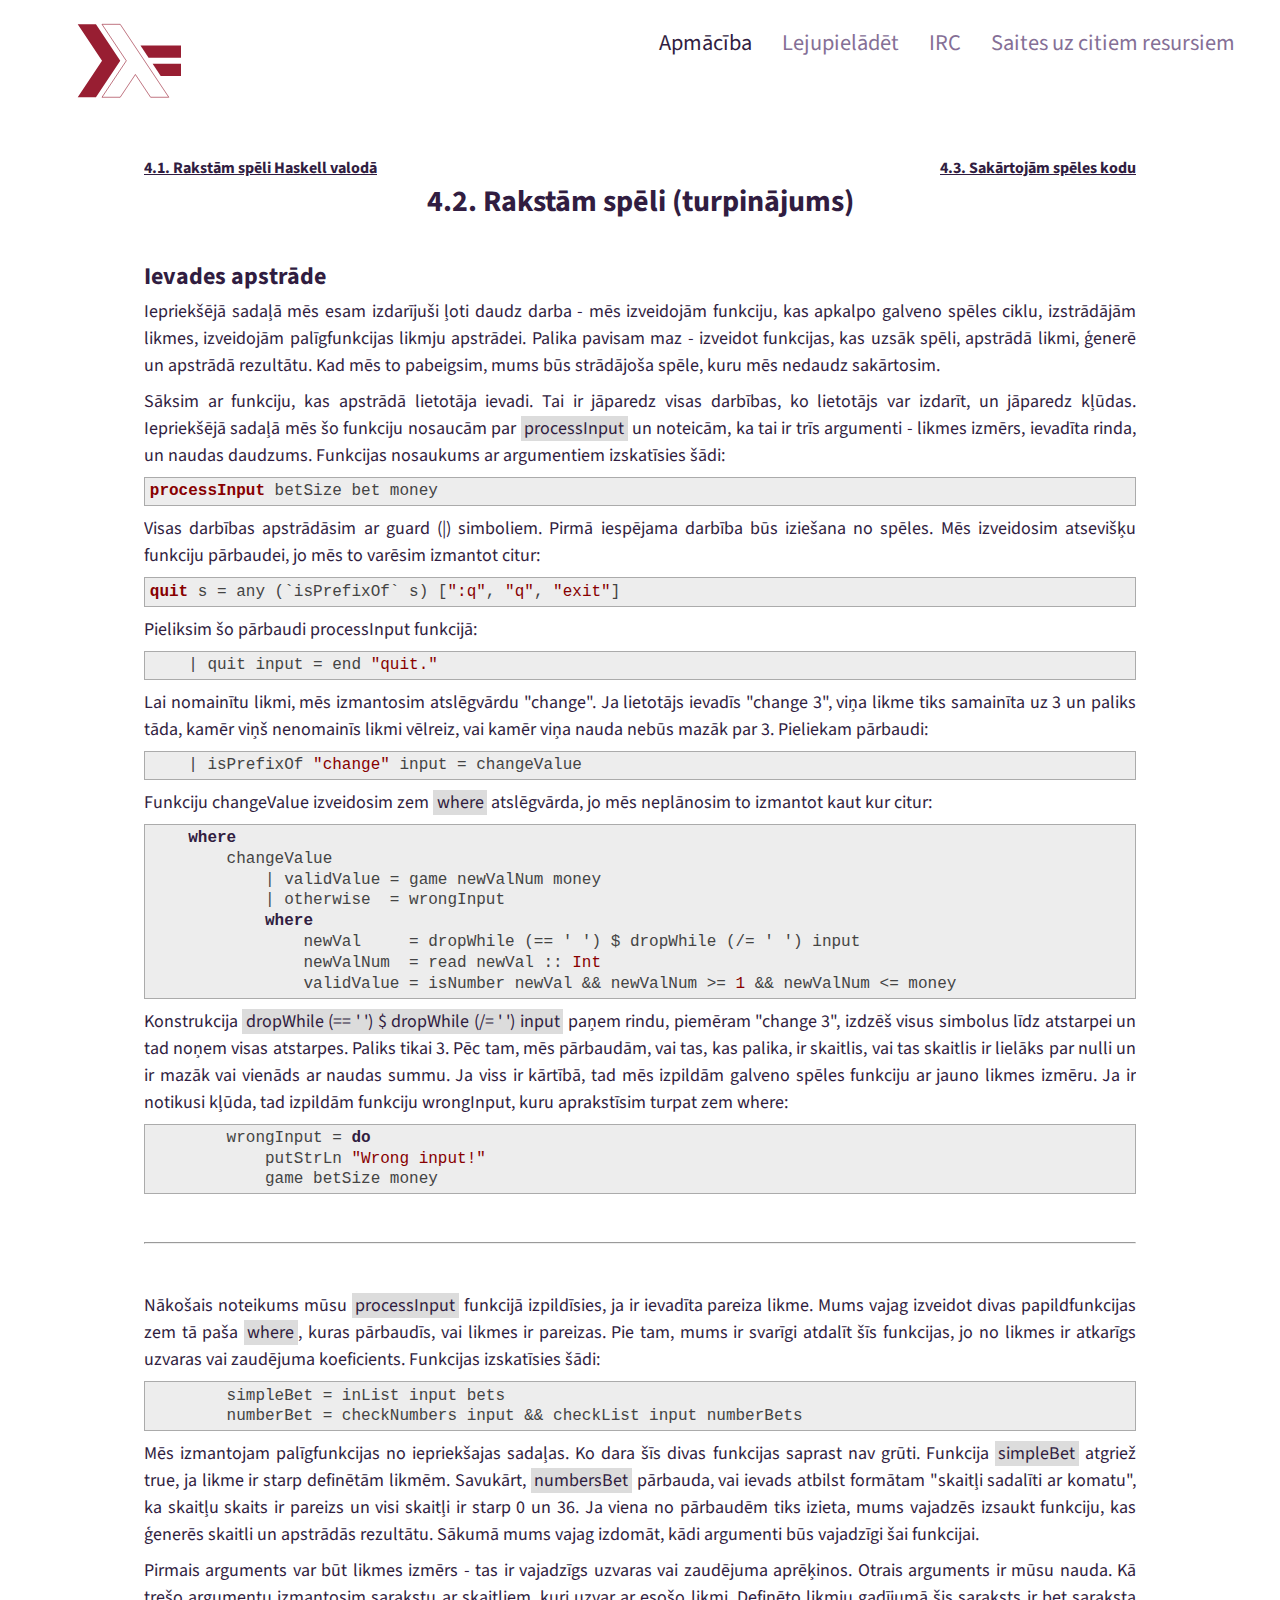
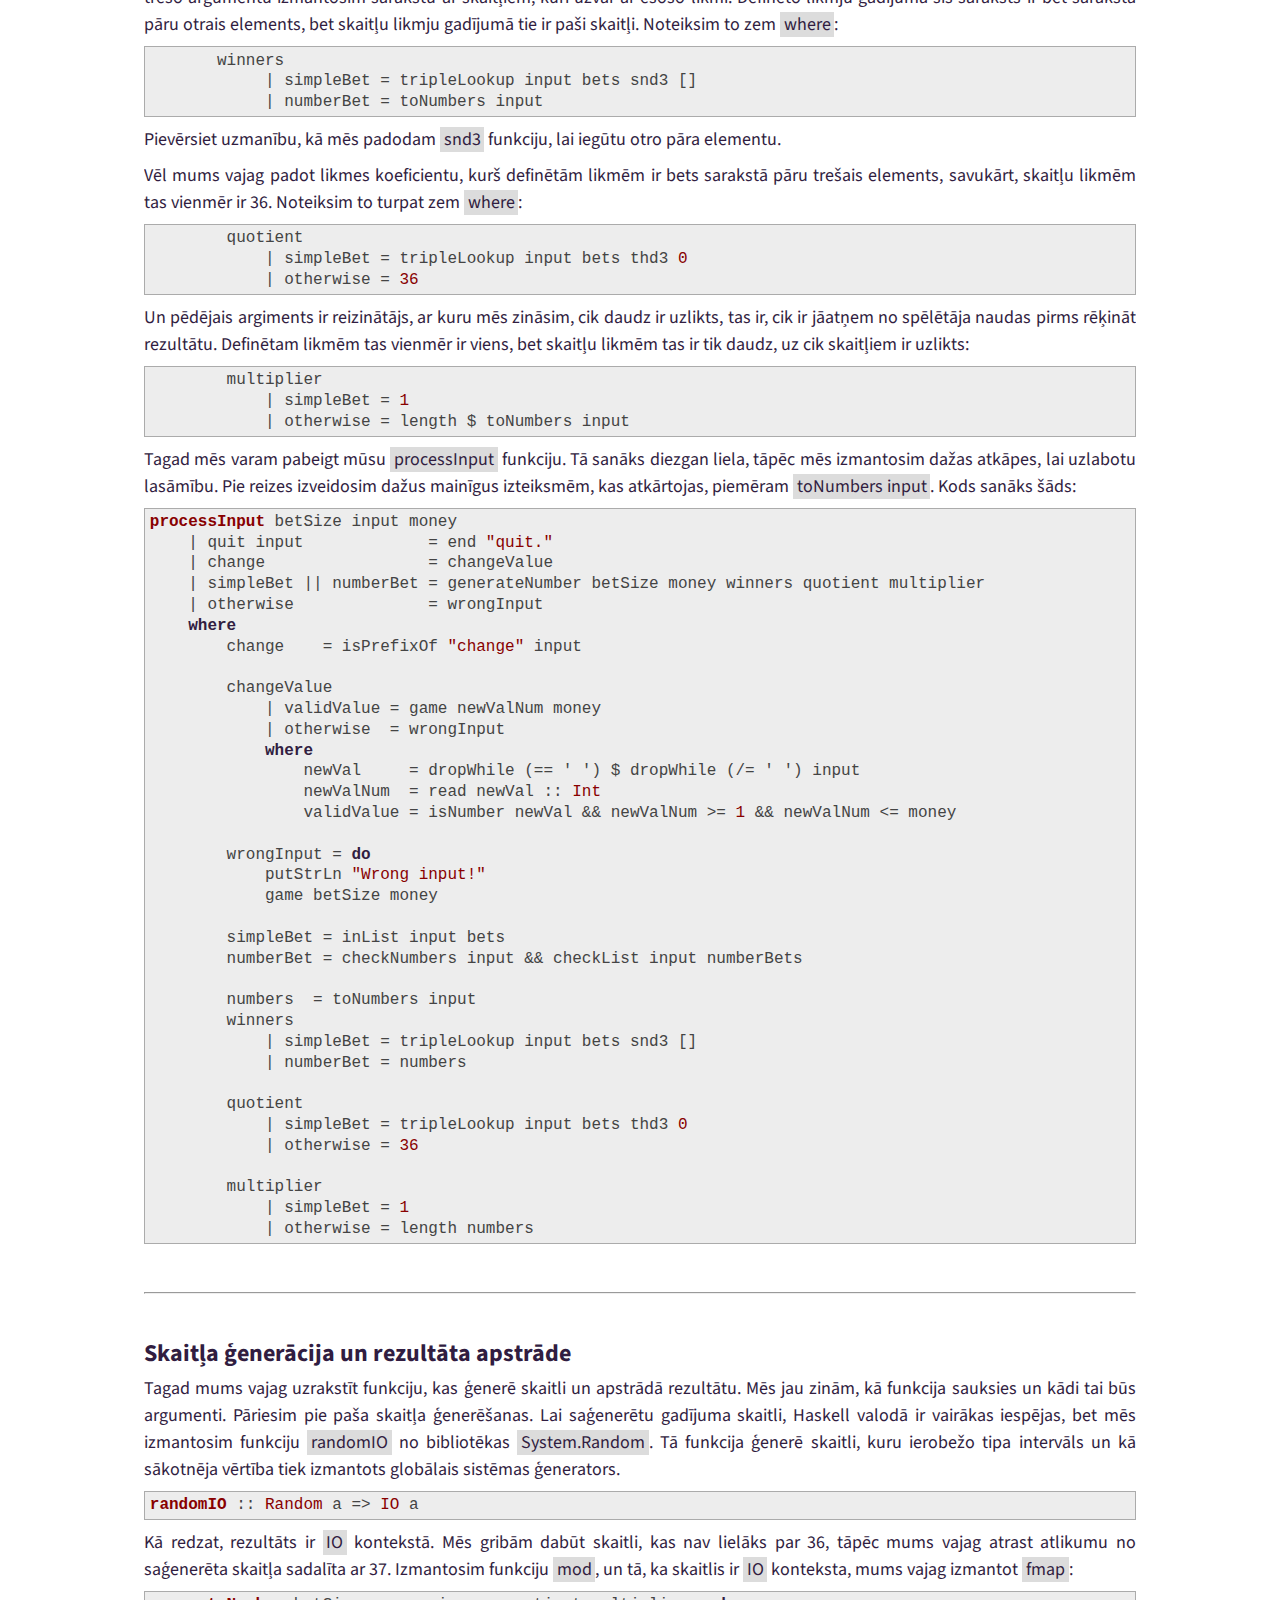
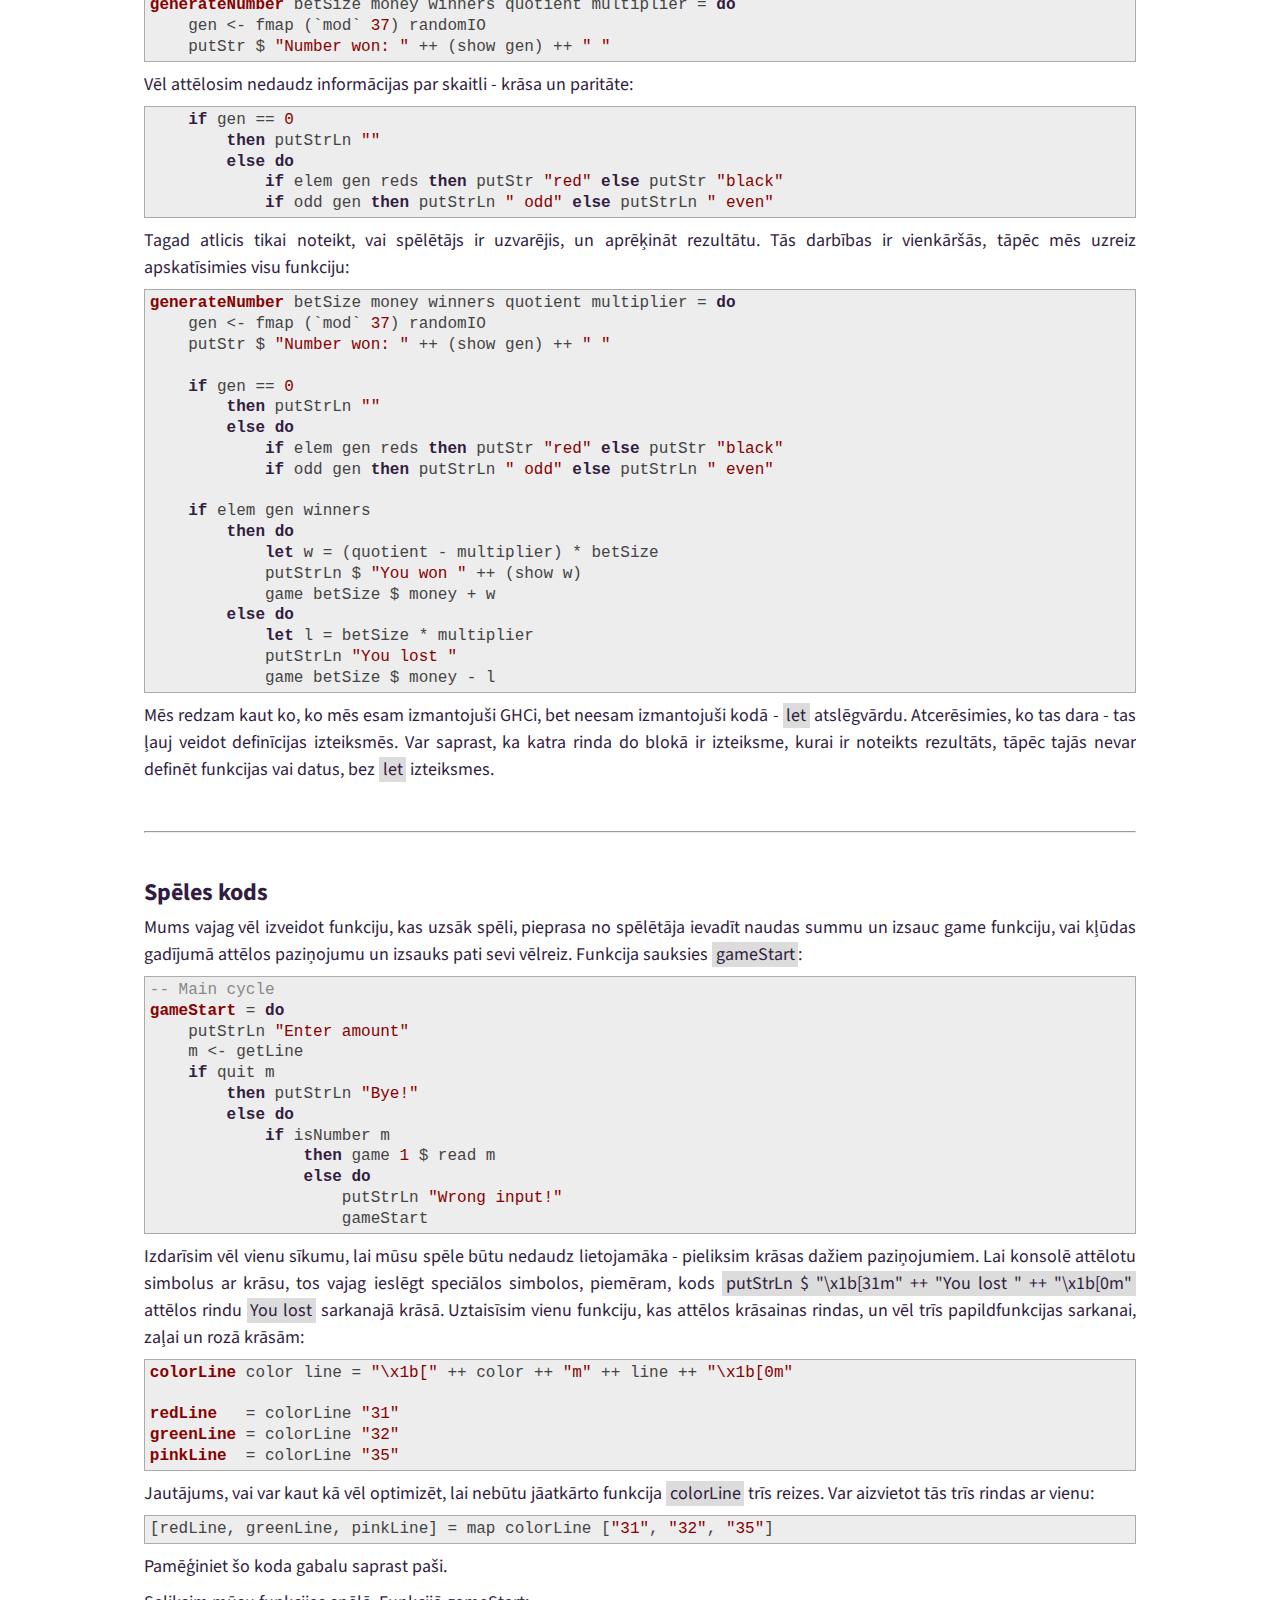
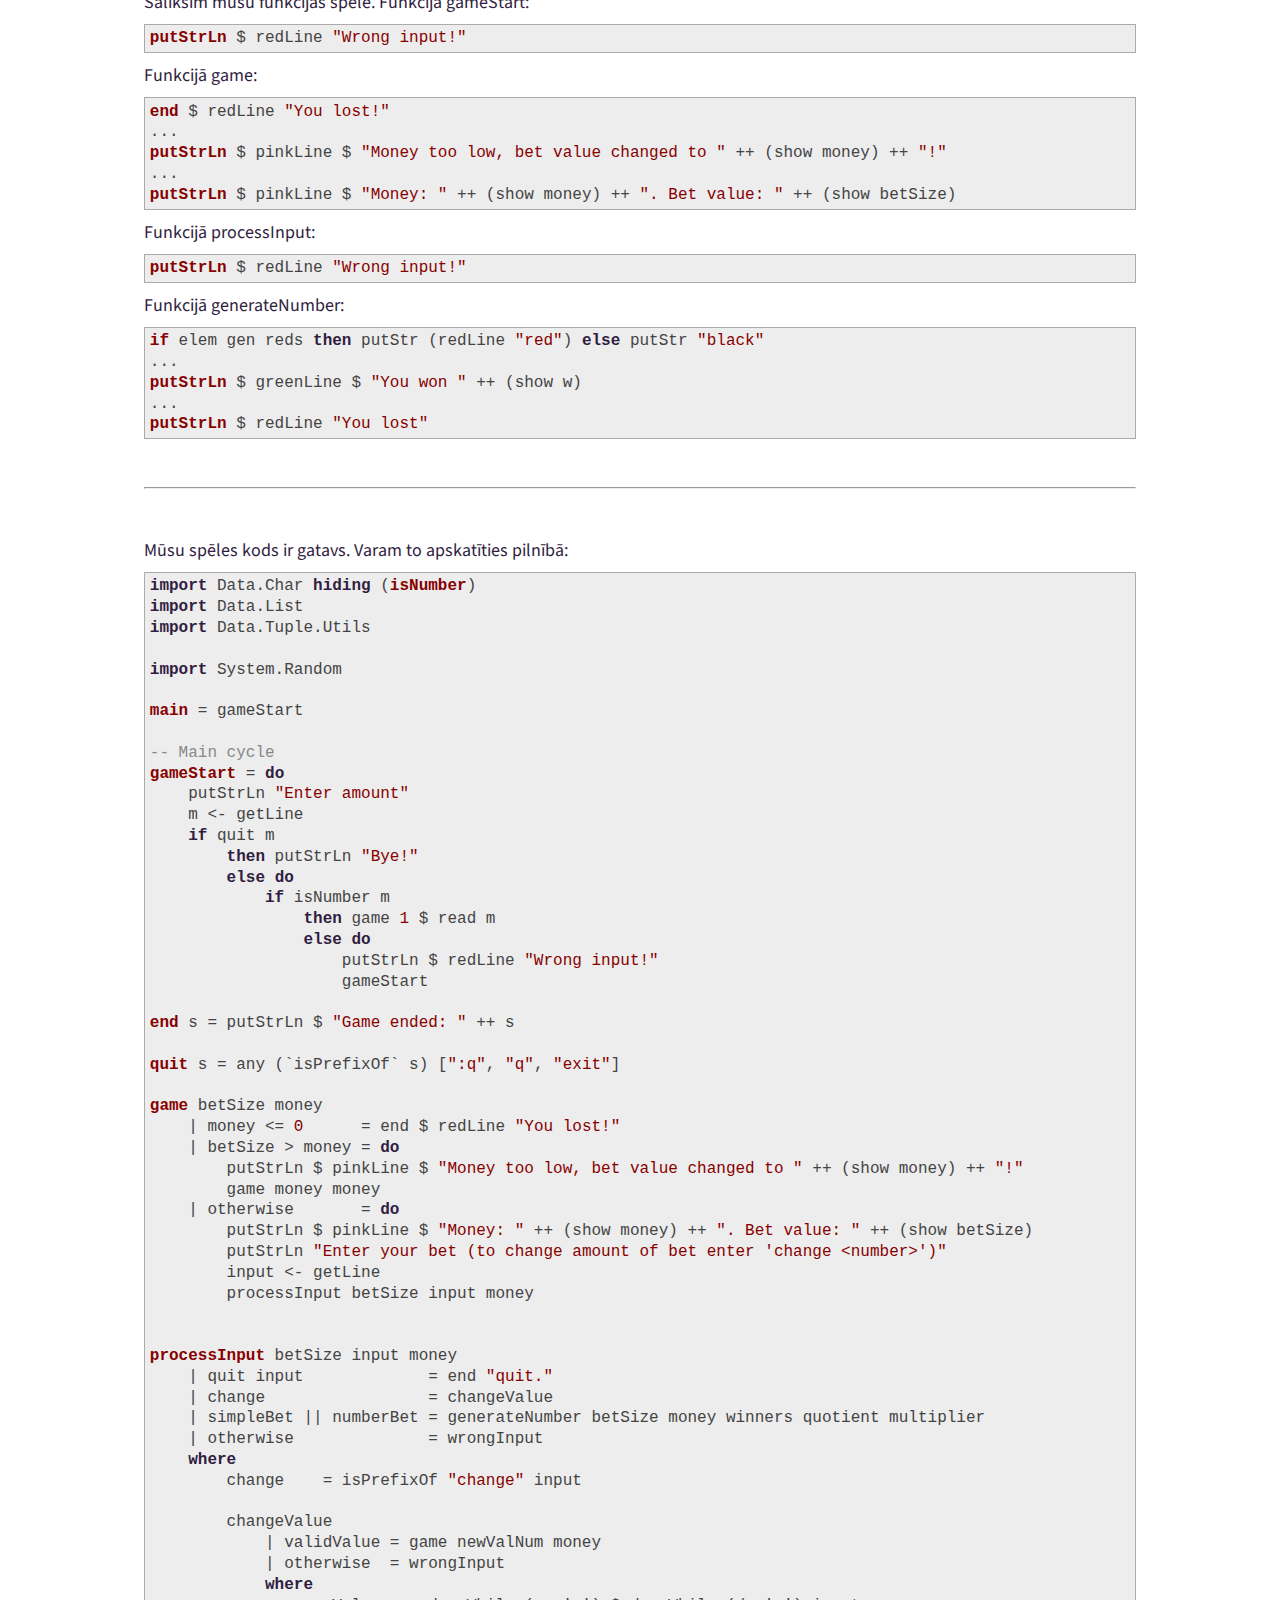
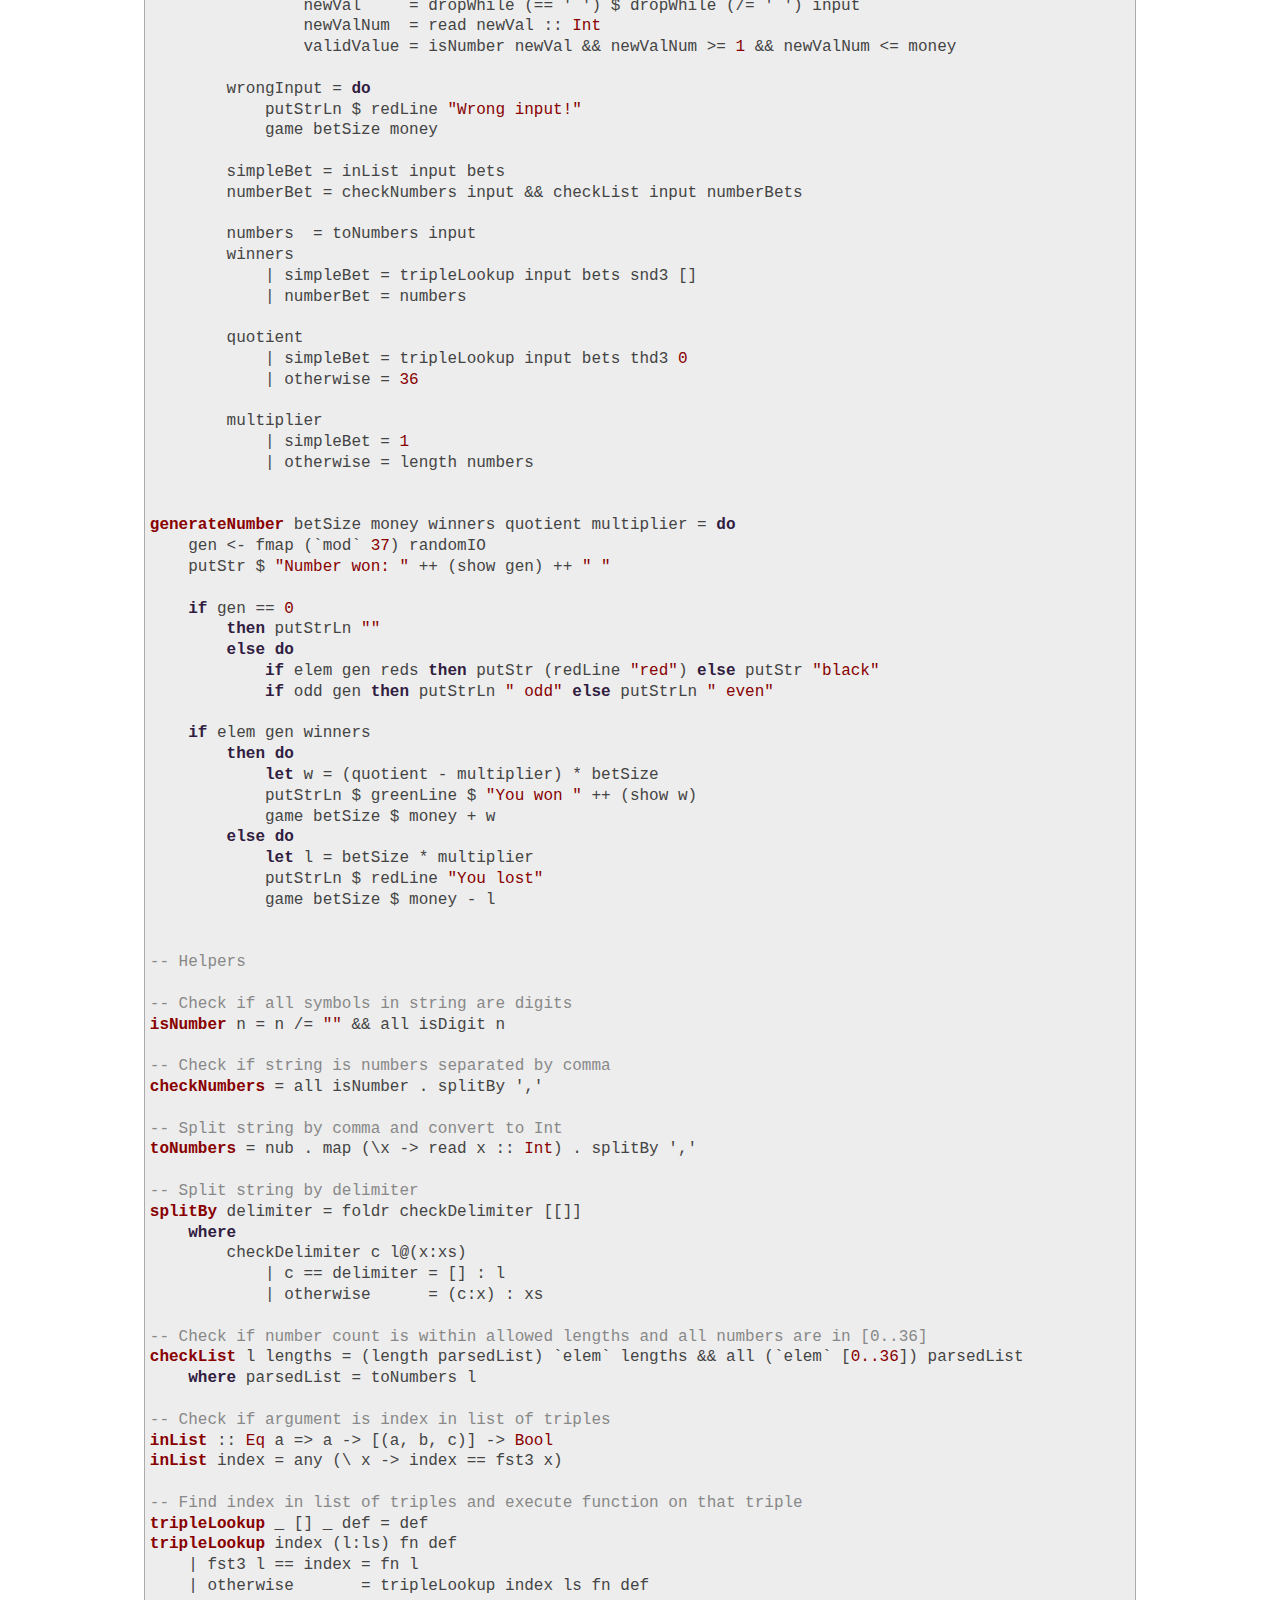
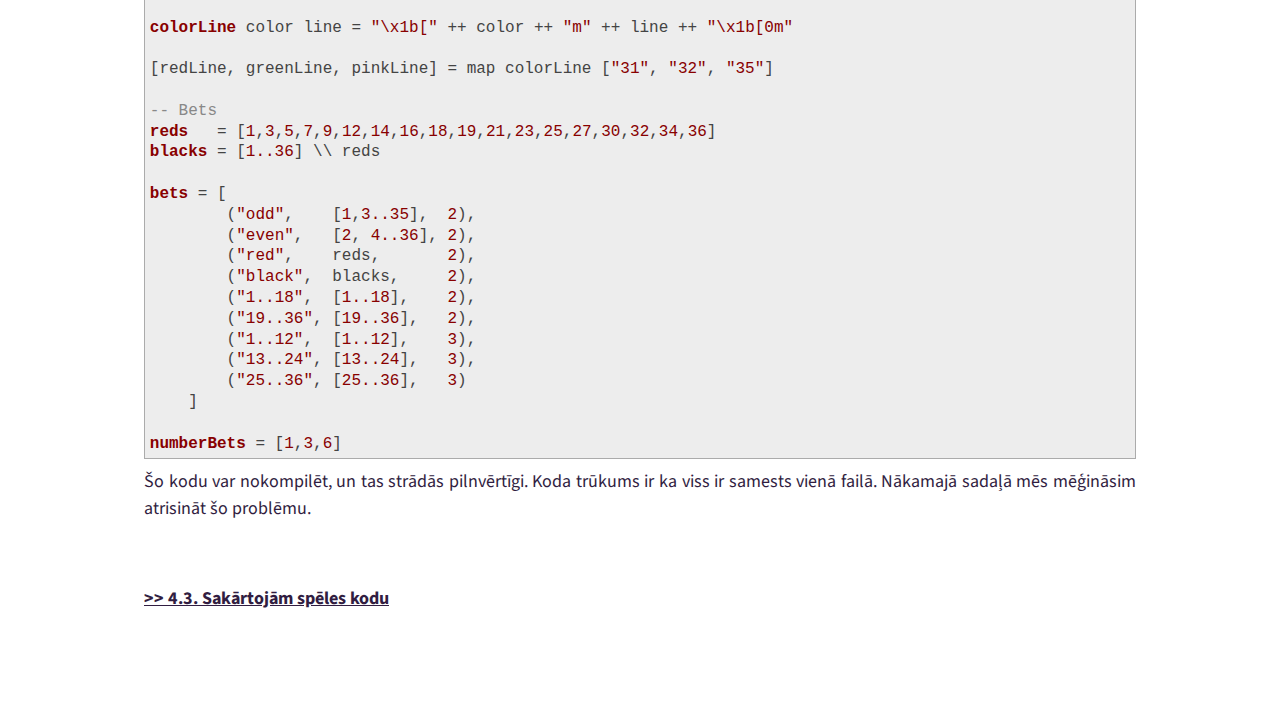
<file: tut02/game2.html>
<html>
<head>
    <meta charset="utf-8">
    <title>Haskell.lv - Rakstām spēli (turpinājums)</title>
    <link href="https://fonts.googleapis.com/css?family=Source+Sans+Pro" rel="stylesheet">
    <link rel="stylesheet" type="text/css" href="/index.css">
    <link rel="stylesheet" href="/highlight/styles/default.css">
    <link rel="shortcut icon" href="/logo.svg" type="image/x-icon">
</head>
<body>
    <div class="header">
        <a href="/"><img src="/logo.svg" id="logo" /></a>
        <div class="nav">
           <a href="/" class="active">Apmācība</a>
           <a href="https://www.haskell.org/downloads" target="_blank">Lejupielādēt</a>
           <a href="/irc.html">IRC</a>
           <a href="/links.html">Saites uz citiem resursiem</a>
        </div>
    </div>
    <div class="content">
        <div class="tutorial">
            <div class="wrapper">
                <div class="tutor_nav">
                    <a class="link prev" href="/tut02/game1.html">4.1. Rakstām spēli Haskell valodā</a>
                    <a class="link next" href="/tut02/game3.html">4.3. Sakārtojām spēles kodu</a>
                </div>
                <h1>4.2. Rakstām spēli (turpinājums)</h1>
                <h2>Ievades apstrāde</h2>
                <p>Iepriekšējā sadaļā mēs esam izdarījuši ļoti daudz darba - mēs izveidojām funkciju, kas apkalpo galveno spēles ciklu, izstrādājām likmes, izveidojām palīgfunkcijas likmju apstrādei. Palika pavisam maz - izveidot funkcijas, kas uzsāk spēli, apstrādā likmi, ģenerē un apstrādā rezultātu. Kad mēs to pabeigsim, mums būs strādājoša spēle, kuru mēs nedaudz sakārtosim.</p>
                <p>Sāksim ar funkciju, kas apstrādā lietotāja ievadi. Tai ir jāparedz visas darbības, ko lietotājs var izdarīt, un jāparedz kļūdas. Iepriekšējā sadaļā mēs šo funkciju nosaucām par <span class="grey">processInput</span> un noteicām, ka tai ir trīs argumenti - likmes izmērs, ievadīta rinda, un naudas daudzums. Funkcijas nosaukums ar argumentiem izskatīsies šādi:</p>
                <pre><code class="haskell hljs">processInput betSize bet money</code></pre>
                <p>Visas darbības apstrādāsim ar guard (|) simboliem. Pirmā iespējama darbība būs iziešana no spēles. Mēs izveidosim atsevišķu funkciju pārbaudei, jo mēs to varēsim izmantot citur:</p>
                <pre><code class="haskell hljs">quit s = any (`isPrefixOf` s) [":q", "q", "exit"]</code></pre>
                <p>Pieliksim šo pārbaudi processInput funkcijā:</p>
                <pre><code class="haskell hljs">    | quit input = end "quit."</code></pre>
                <p>Lai nomainītu likmi, mēs izmantosim atslēgvārdu "change". Ja lietotājs ievadīs "change 3", viņa likme tiks samainīta uz 3 un paliks tāda, kamēr viņš nenomainīs likmi vēlreiz, vai kamēr viņa nauda nebūs mazāk par 3. Pieliekam pārbaudi:</p>
                <pre><code class="haskell hljs">    | isPrefixOf "change" input = changeValue</code></pre>
                <p>Funkciju changeValue izveidosim zem <span class="grey">where</span> atslēgvārda, jo mēs neplānosim to izmantot kaut kur citur:</p>
                <pre><code class="haskell hljs">    where
        changeValue
            | validValue = game newValNum money
            | otherwise  = wrongInput
            where
                newVal     = dropWhile (== ' ') $ dropWhile (/= ' ') input
                newValNum  = read newVal :: Int
                validValue = isNumber newVal && newValNum >= 1 && newValNum <= money</code></pre>
                <p>Konstrukcija <span class="grey">dropWhile (== ' ') $ dropWhile (/= ' ') input</span> paņem rindu, piemēram "change 3", izdzēš visus simbolus līdz atstarpei un tad noņem visas atstarpes. Paliks tikai 3. Pēc tam, mēs pārbaudām, vai tas, kas palika, ir skaitlis, vai tas skaitlis ir lielāks par nulli un ir mazāk vai vienāds ar naudas summu. Ja viss ir kārtībā, tad mēs izpildām galveno spēles funkciju ar jauno likmes izmēru. Ja ir notikusi kļūda, tad izpildām funkciju wrongInput, kuru aprakstīsim turpat zem where:</p>
                <pre><code class="haskell hljs">        wrongInput = do
            putStrLn "Wrong input!"
            game betSize money</code></pre>
                <hr />
                <p>Nākošais noteikums mūsu <span class="grey">processInput</span> funkcijā izpildīsies, ja ir ievadīta pareiza likme. Mums vajag izveidot divas papildfunkcijas zem tā paša <span class="grey">where</span>, kuras pārbaudīs, vai likmes ir pareizas. Pie tam, mums ir svarīgi atdalīt šīs funkcijas, jo no likmes ir atkarīgs uzvaras vai zaudējuma koeficients. Funkcijas izskatīsies šādi:</p>
                <pre><code class="haskell hljs">        simpleBet = inList input bets
        numberBet = checkNumbers input && checkList input numberBets</code></pre>
                <p>Mēs izmantojam palīgfunkcijas no iepriekšajas sadaļas. Ko dara šīs divas funkcijas saprast nav grūti. Funkcija <span class="grey">simpleBet</span> atgriež true, ja likme ir starp definētām likmēm. Savukārt, <span class="grey">numbersBet</span> pārbauda, vai ievads atbilst formātam "skaitļi sadalīti ar komatu", ka skaitļu skaits ir pareizs un visi skaitļi ir starp 0 un 36. Ja viena no pārbaudēm tiks izieta, mums vajadzēs izsaukt funkciju, kas ģenerēs skaitli un apstrādās rezultātu. Sākumā mums vajag izdomāt, kādi argumenti būs vajadzīgi šai funkcijai.</p>
                <p>Pirmais arguments var būt likmes izmērs - tas ir vajadzīgs uzvaras vai zaudējuma aprēķinos. Otrais arguments ir mūsu nauda. Kā trešo argumentu izmantosim sarakstu ar skaitļiem, kuri uzvar ar esošo likmi. Definēto likmju gadījumā šis saraksts ir bet saraksta pāru otrais elements, bet skaitļu likmju gadījumā tie ir paši skaitļi. Noteiksim to zem <span class="grey">where</span>:</p>
                <pre><code class="haskell hljs">       winners
            | simpleBet = tripleLookup input bets snd3 []
            | numberBet = toNumbers input</code></pre>
            <p>Pievērsiet uzmanību, kā mēs padodam <span class="grey">snd3</span> funkciju, lai iegūtu otro pāra elementu.</p>
            <p>Vēl mums vajag padot likmes koeficientu, kurš definētām likmēm ir bets sarakstā pāru trešais elements, savukārt, skaitļu likmēm tas vienmēr ir 36. Noteiksim to turpat zem <span class="grey">where</span>:</p>
                <pre><code class="haskell hljs">        quotient
            | simpleBet = tripleLookup input bets thd3 0
            | otherwise = 36</code></pre>
                <p>Un pēdējais argiments ir reizinātājs, ar kuru mēs zināsim, cik daudz ir uzlikts, tas ir, cik ir jāatņem no spēlētāja naudas pirms rēķināt rezultātu. Definētam likmēm tas vienmēr ir viens, bet skaitļu likmēm tas ir tik daudz, uz cik skaitļiem ir uzlikts:</p>
                <pre><code class="haskell hljs">        multiplier
            | simpleBet = 1
            | otherwise = length $ toNumbers input</code></pre>
                <p>Tagad mēs varam pabeigt mūsu <span class="grey">processInput</span> funkciju. Tā sanāks diezgan liela, tāpēc mēs izmantosim dažas atkāpes, lai uzlabotu lasāmību. Pie reizes izveidosim dažus mainīgus izteiksmēm, kas atkārtojas, piemēram <span class="grey">toNumbers input</span>. Kods sanāks šāds:</p>
                <pre><code class="haskell hljs">processInput betSize input money
    | quit input             = end "quit."
    | change                 = changeValue
    | simpleBet || numberBet = generateNumber betSize money winners quotient multiplier
    | otherwise              = wrongInput
    where
        change    = isPrefixOf "change" input

        changeValue
            | validValue = game newValNum money
            | otherwise  = wrongInput
            where
                newVal     = dropWhile (== ' ') $ dropWhile (/= ' ') input
                newValNum  = read newVal :: Int
                validValue = isNumber newVal && newValNum >= 1 && newValNum <= money

        wrongInput = do
            putStrLn "Wrong input!"
            game betSize money

        simpleBet = inList input bets
        numberBet = checkNumbers input && checkList input numberBets

        numbers  = toNumbers input
        winners
            | simpleBet = tripleLookup input bets snd3 []
            | numberBet = numbers

        quotient
            | simpleBet = tripleLookup input bets thd3 0
            | otherwise = 36

        multiplier
            | simpleBet = 1
            | otherwise = length numbers</code></pre>
                <hr />
                <h2>Skaitļa ģenerācija un rezultāta apstrāde</h2>
                <p>Tagad mums vajag uzrakstīt funkciju, kas ģenerē skaitli un apstrādā rezultātu. Mēs jau zinām, kā funkcija sauksies un kādi tai būs argumenti. Pāriesim pie paša skaitļa ģenerēšanas. Lai saģenerētu gadījuma skaitli, Haskell valodā ir vairākas iespējas, bet mēs izmantosim funkciju <span class="grey">randomIO</span> no bibliotēkas <span class="grey">System.Random</span>. Tā funkcija ģenerē skaitli, kuru ierobežo tipa intervāls un kā sākotnēja vērtība tiek izmantots globālais sistēmas ģenerators.</p>
                <pre><code class="haskell hljs">randomIO :: Random a => IO a</code></pre>
                <p>Kā redzat, rezultāts ir <span class="grey">IO</span> kontekstā. Mēs gribām dabūt skaitli, kas nav lielāks par 36, tāpēc mums vajag atrast atlikumu no saģenerēta skaitļa sadalīta ar 37. Izmantosim funkciju <span class="grey">mod</span>, un tā, ka skaitlis ir <span class="grey">IO</span> konteksta, mums vajag izmantot <span class="grey">fmap</span>:</p>
                <pre><code class="haskell hljs">generateNumber betSize money winners quotient multiplier = do
    gen <- fmap (`mod` 37) randomIO
    putStr $ "Number won: " ++ (show gen) ++ " "</code></pre>
                <p>Vēl attēlosim nedaudz informācijas par skaitli - krāsa un paritāte:</p>
                <pre><code class="haskell hljs">    if gen == 0
        then putStrLn ""
        else do
            if elem gen reds then putStr "red" else putStr "black"
            if odd gen then putStrLn " odd" else putStrLn " even"</code></pre>
                <p>Tagad atlicis tikai noteikt, vai spēlētājs ir uzvarējis, un aprēķināt rezultātu. Tās darbības ir vienkāršās, tāpēc mēs uzreiz apskatīsimies visu funkciju:</p>
                <pre><code class="haskell hljs">generateNumber betSize money winners quotient multiplier = do
    gen <- fmap (`mod` 37) randomIO
    putStr $ "Number won: " ++ (show gen) ++ " "

    if gen == 0
        then putStrLn ""
        else do
            if elem gen reds then putStr "red" else putStr "black"
            if odd gen then putStrLn " odd" else putStrLn " even"

    if elem gen winners
        then do
            let w = (quotient - multiplier) * betSize
            putStrLn $ "You won " ++ (show w)
            game betSize $ money + w
        else do
            let l = betSize * multiplier
            putStrLn "You lost "
            game betSize $ money - l</code></pre>
                <p>Mēs redzam kaut ko, ko mēs esam izmantojuši GHCi, bet neesam izmantojuši kodā - <span class="grey">let</span> atslēgvārdu. Atcerēsimies, ko tas dara - tas ļauj veidot definīcijas izteiksmēs. Var saprast, ka katra rinda do blokā ir izteiksme, kurai ir noteikts rezultāts, tāpēc tajās nevar definēt funkcijas vai datus, bez <span class="grey">let</span> izteiksmes.</p>
                <hr />
                <h2>Spēles kods</h2>
                <p>Mums vajag vēl izveidot funkciju, kas uzsāk spēli, pieprasa no spēlētāja ievadīt naudas summu un izsauc game funkciju, vai kļūdas gadījumā attēlos paziņojumu un izsauks pati sevi vēlreiz. Funkcija sauksies <span class="grey">gameStart</span>:</p>
                <pre><code class="haskell hljs">-- Main cycle
gameStart = do
    putStrLn "Enter amount"
    m <- getLine
    if quit m
        then putStrLn "Bye!"
        else do
            if isNumber m
                then game 1 $ read m
                else do
                    putStrLn "Wrong input!"
                    gameStart</code></pre>
                <p>Izdarīsim vēl vienu sīkumu, lai mūsu spēle būtu nedaudz lietojamāka - pieliksim krāsas dažiem paziņojumiem. Lai konsolē attēlotu simbolus ar krāsu, tos vajag ieslēgt speciālos simbolos, piemēram, kods <span class="grey">putStrLn $ "\x1b[31m" ++ "You lost " ++ "\x1b[0m"</span> attēlos rindu <span class="grey">You lost</span> sarkanajā krāsā. Uztaisīsim vienu funkciju, kas attēlos krāsainas rindas, un vēl trīs papildfunkcijas sarkanai, zaļai un rozā krāsām:</p>
                <pre><code class="haskell hljs">colorLine color line = "\x1b[" ++ color ++ "m" ++ line ++ "\x1b[0m"

redLine   = colorLine "31"
greenLine = colorLine "32"
pinkLine  = colorLine "35"</code></pre>
                <p>Jautājums, vai var kaut kā vēl optimizēt, lai nebūtu jāatkārto funkcija <span class="grey">colorLine</span> trīs reizes. Var aizvietot tās trīs rindas ar vienu:</p>
                <pre><code class="haskell hljs">[redLine, greenLine, pinkLine] = map colorLine ["31", "32", "35"]</code></pre>
                <p>Pamēģiniet šo koda gabalu saprast paši.</p>
                <p>Saliksim mūsu funkcijas spēlē. Funkcijā gameStart:</p>
                <pre><code class="haskell hljs">putStrLn $ redLine "Wrong input!"</code></pre>
                <p>Funkcijā game:</p>
                <pre><code class="haskell hljs">end $ redLine "You lost!"
...
putStrLn $ pinkLine $ "Money too low, bet value changed to " ++ (show money) ++ "!"
...
putStrLn $ pinkLine $ "Money: " ++ (show money) ++ ". Bet value: " ++ (show betSize)</code></pre>
                <p>Funkcijā processInput:</p>
                <pre><code class="haskell hljs">putStrLn $ redLine "Wrong input!"</code></pre>
                <p>Funkcijā generateNumber:</p>
                <pre><code class="haskell hljs">if elem gen reds then putStr (redLine "red") else putStr "black"
...
putStrLn $ greenLine $ "You won " ++ (show w)
...
putStrLn $ redLine "You lost"</code></pre>
                <hr />
                <p>Mūsu spēles kods ir gatavs. Varam to apskatīties pilnībā:</p>
                <pre><code class="haskell hljs">import Data.Char hiding (isNumber)
import Data.List
import Data.Tuple.Utils

import System.Random

main = gameStart

-- Main cycle
gameStart = do
    putStrLn "Enter amount"
    m <- getLine
    if quit m
        then putStrLn "Bye!"
        else do
            if isNumber m
                then game 1 $ read m
                else do
                    putStrLn $ redLine "Wrong input!"
                    gameStart

end s = putStrLn $ "Game ended: " ++ s

quit s = any (`isPrefixOf` s) [":q", "q", "exit"]

game betSize money
    | money <= 0      = end $ redLine "You lost!"
    | betSize > money = do
        putStrLn $ pinkLine $ "Money too low, bet value changed to " ++ (show money) ++ "!"
        game money money
    | otherwise       = do
        putStrLn $ pinkLine $ "Money: " ++ (show money) ++ ". Bet value: " ++ (show betSize)
        putStrLn "Enter your bet (to change amount of bet enter 'change &lt;number&gt;')"
        input <- getLine
        processInput betSize input money


processInput betSize input money
    | quit input             = end "quit."
    | change                 = changeValue
    | simpleBet || numberBet = generateNumber betSize money winners quotient multiplier
    | otherwise              = wrongInput
    where
        change    = isPrefixOf "change" input

        changeValue
            | validValue = game newValNum money
            | otherwise  = wrongInput
            where
                newVal     = dropWhile (== ' ') $ dropWhile (/= ' ') input
                newValNum  = read newVal :: Int
                validValue = isNumber newVal && newValNum >= 1 && newValNum <= money

        wrongInput = do
            putStrLn $ redLine "Wrong input!"
            game betSize money

        simpleBet = inList input bets
        numberBet = checkNumbers input && checkList input numberBets

        numbers  = toNumbers input
        winners
            | simpleBet = tripleLookup input bets snd3 []
            | numberBet = numbers

        quotient
            | simpleBet = tripleLookup input bets thd3 0
            | otherwise = 36

        multiplier
            | simpleBet = 1
            | otherwise = length numbers


generateNumber betSize money winners quotient multiplier = do
    gen <- fmap (`mod` 37) randomIO
    putStr $ "Number won: " ++ (show gen) ++ " "

    if gen == 0
        then putStrLn ""
        else do
            if elem gen reds then putStr (redLine "red") else putStr "black"
            if odd gen then putStrLn " odd" else putStrLn " even"

    if elem gen winners
        then do
            let w = (quotient - multiplier) * betSize
            putStrLn $ greenLine $ "You won " ++ (show w)
            game betSize $ money + w
        else do
            let l = betSize * multiplier
            putStrLn $ redLine "You lost"
            game betSize $ money - l


-- Helpers

-- Check if all symbols in string are digits
isNumber n = n /= "" && all isDigit n

-- Check if string is numbers separated by comma
checkNumbers = all isNumber . splitBy ','

-- Split string by comma and convert to Int
toNumbers = nub . map (\x -> read x :: Int) . splitBy ','

-- Split string by delimiter
splitBy delimiter = foldr checkDelimiter [[]]
    where
        checkDelimiter c l@(x:xs)
            | c == delimiter = [] : l
            | otherwise      = (c:x) : xs

-- Check if number count is within allowed lengths and all numbers are in [0..36]
checkList l lengths = (length parsedList) `elem` lengths && all (`elem` [0..36]) parsedList
    where parsedList = toNumbers l

-- Check if argument is index in list of triples
inList :: Eq a => a -> [(a, b, c)] -> Bool
inList index = any (\ x -> index == fst3 x)

-- Find index in list of triples and execute function on that triple
tripleLookup _ [] _ def = def
tripleLookup index (l:ls) fn def
    | fst3 l == index = fn l
    | otherwise       = tripleLookup index ls fn def

colorLine color line = "\x1b[" ++ color ++ "m" ++ line ++ "\x1b[0m"

[redLine, greenLine, pinkLine] = map colorLine ["31", "32", "35"]

-- Bets
reds   = [1,3,5,7,9,12,14,16,18,19,21,23,25,27,30,32,34,36]
blacks = [1..36] \\ reds

bets = [
        ("odd",    [1,3..35],  2),
        ("even",   [2, 4..36], 2),
        ("red",    reds,       2),
        ("black",  blacks,     2),
        ("1..18",  [1..18],    2),
        ("19..36", [19..36],   2),
        ("1..12",  [1..12],    3),
        ("13..24", [13..24],   3),
        ("25..36", [25..36],   3)
    ]

numberBets = [1,3,6]</code></pre>
                <p>Šo kodu var nokompilēt, un tas strādās pilnvērtīgi. Koda trūkums ir ka viss ir samests vienā failā. Nākamajā sadaļā mēs mēģināsim atrisināt šo problēmu.</p>
                <br />
                <br />
                <a class="link" href="/tut02/game3.html"><h3>>> 4.3. Sakārtojām spēles kodu</h3></a>
                <br />
                <br />
                <br />
            </div>
        </div>
    </div>
    <script type="text/javascript" src="/highlight/highlight.pack.js"></script>
    <script type="text/javascript" src="/main.js"></script>
    <script type="text/javascript" src="/spoiler.js"></script>
</body>
</html>
</file>
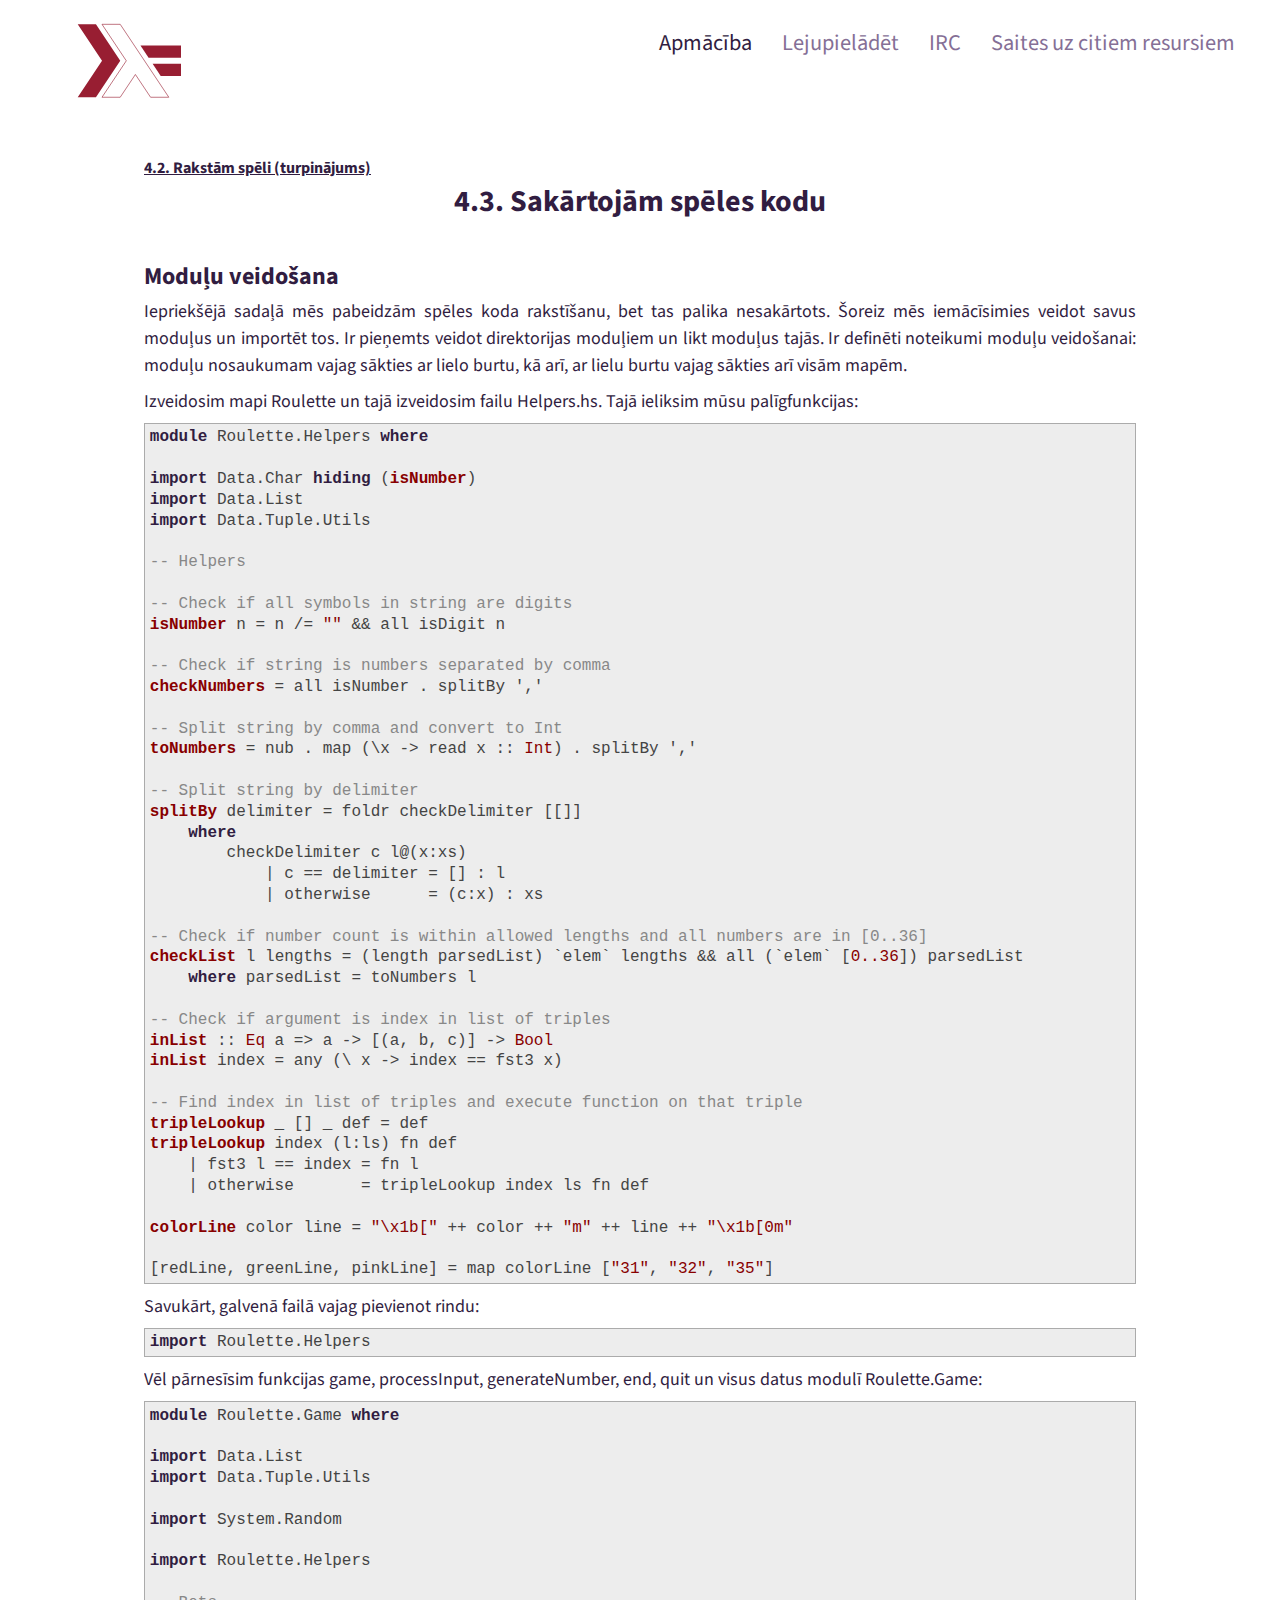
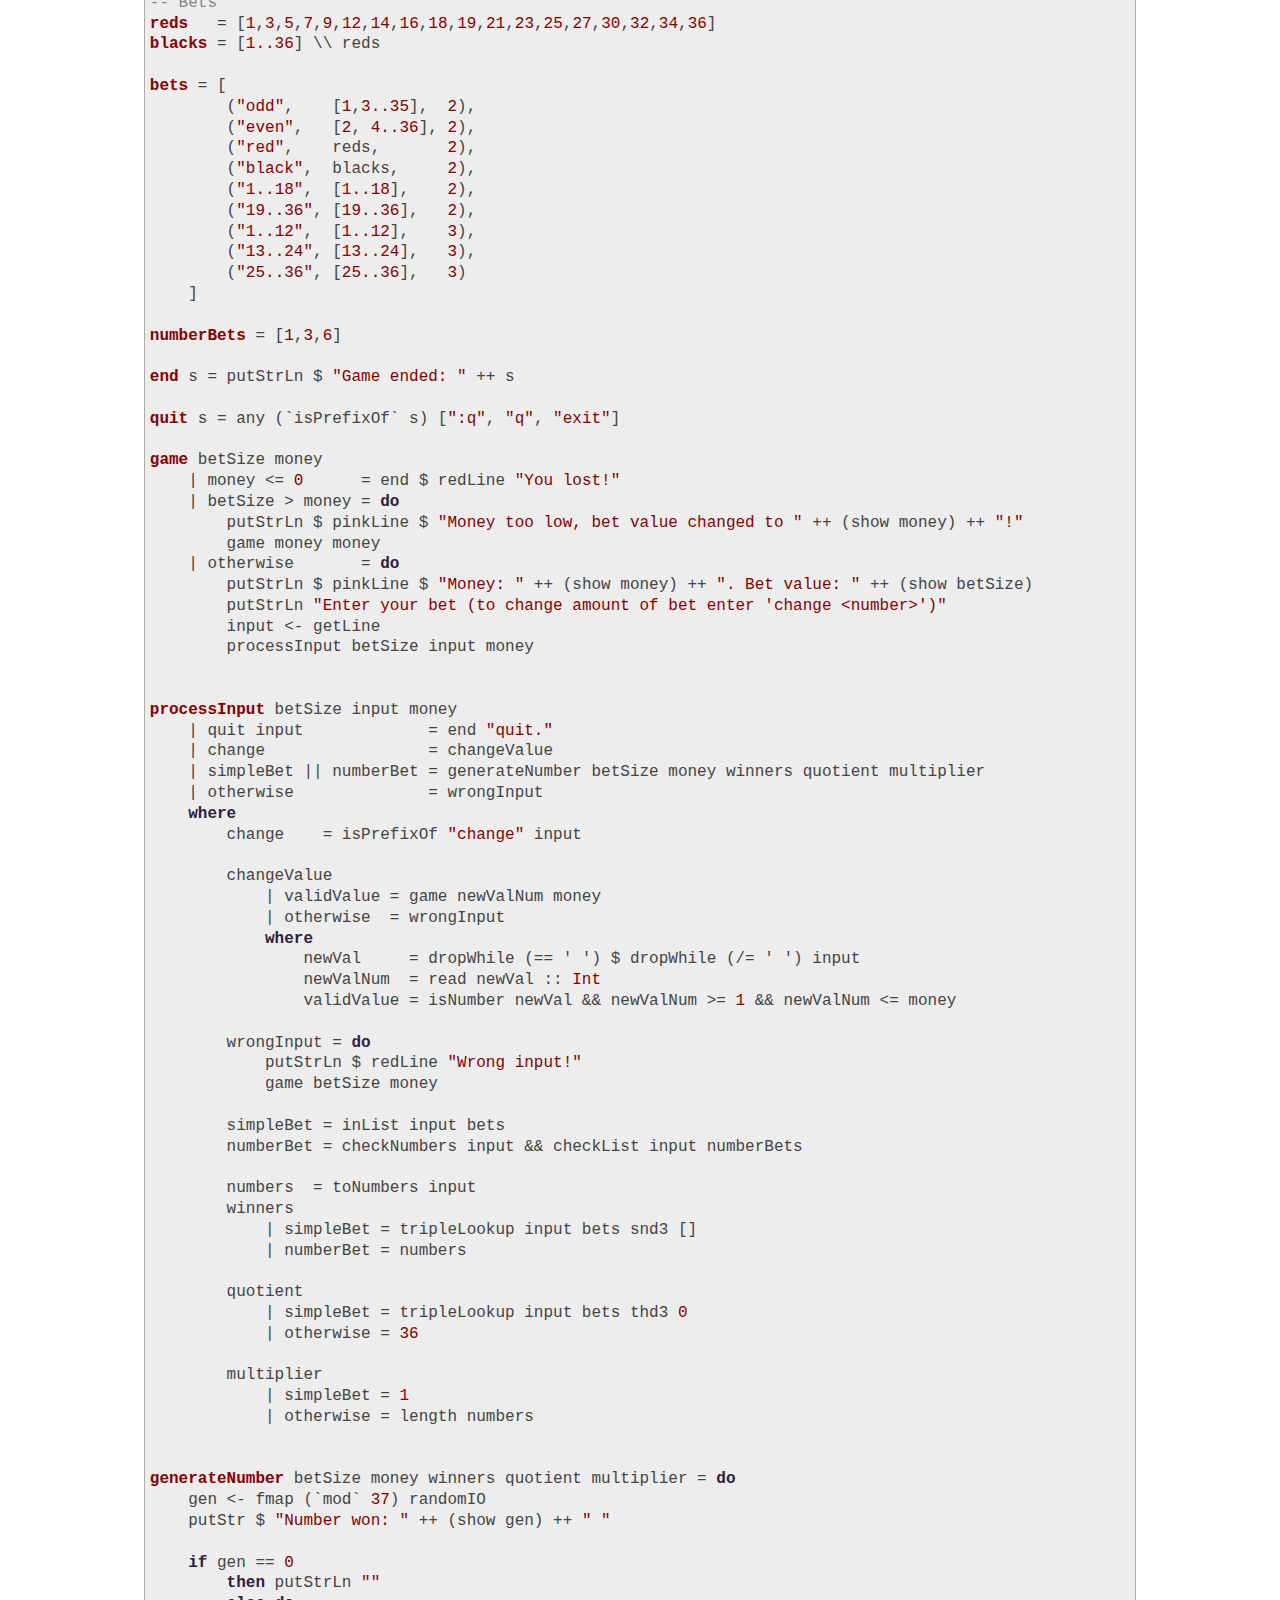
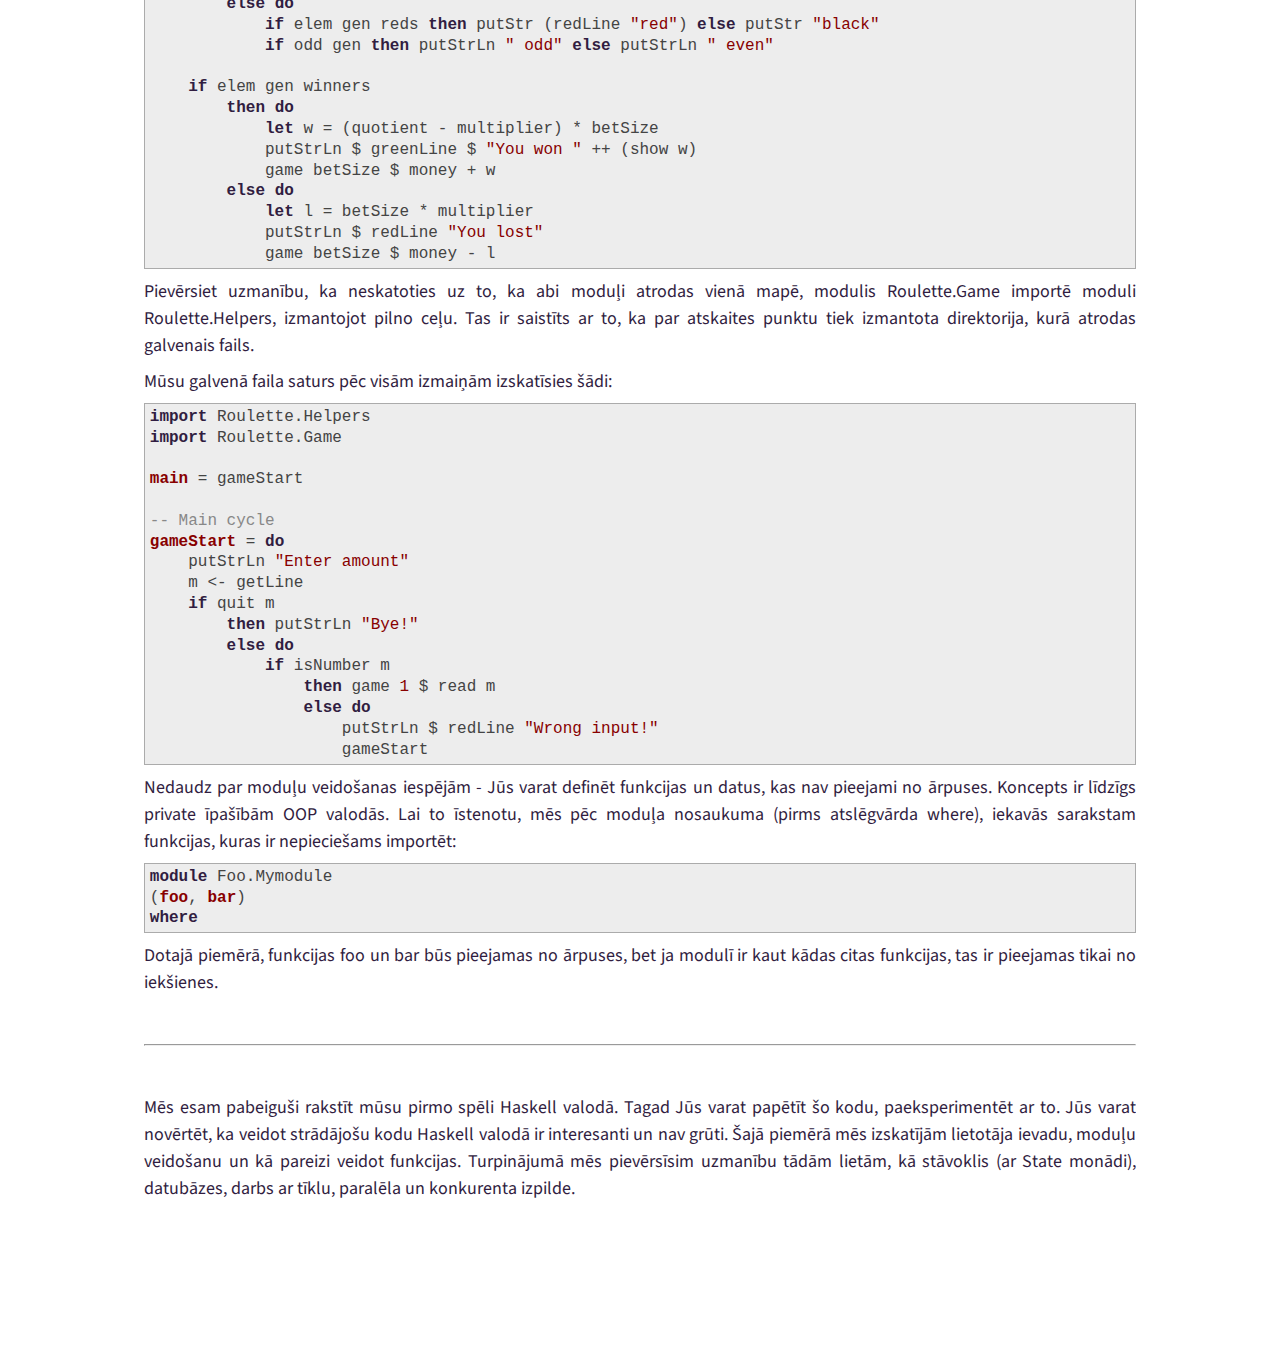
<file: tut02/game3.html>
<html>
<head>
    <meta charset="utf-8">
    <title>Haskell.lv - Sakārtojām spēles kodu</title>
    <link href="https://fonts.googleapis.com/css?family=Source+Sans+Pro" rel="stylesheet">
    <link rel="stylesheet" type="text/css" href="/index.css">
    <link rel="stylesheet" href="/highlight/styles/default.css">
    <link rel="shortcut icon" href="/logo.svg" type="image/x-icon">
</head>
<body>
    <div class="header">
        <a href="/"><img src="/logo.svg" id="logo" /></a>
        <div class="nav">
           <a href="/" class="active">Apmācība</a>
           <a href="https://www.haskell.org/downloads" target="_blank">Lejupielādēt</a>
           <a href="/irc.html">IRC</a>
           <a href="/links.html">Saites uz citiem resursiem</a>
        </div>
    </div>
    <div class="content">
        <div class="tutorial">
            <div class="wrapper">
                <div class="tutor_nav">
                    <a class="link prev" href="/tut02/game2.html">4.2. Rakstām spēli (turpinājums)</a>
                    <a class="link next"></a>
                </div>
                <h1>4.3. Sakārtojām spēles kodu</h1>
                <h2>Moduļu veidošana</h2>
                <p>Iepriekšējā sadaļā mēs pabeidzām spēles koda rakstīšanu, bet tas palika nesakārtots. Šoreiz mēs iemācīsimies veidot savus moduļus un importēt tos. Ir pieņemts veidot direktorijas moduļiem un likt moduļus tajās. Ir definēti noteikumi moduļu veidošanai: moduļu nosaukumam vajag sākties ar lielo burtu, kā arī, ar lielu burtu vajag sākties arī visām mapēm.</p>
                <p>Izveidosim mapi Roulette un tajā izveidosim failu Helpers.hs. Tajā ieliksim mūsu palīgfunkcijas:</p>
                <pre><code class="haskell hljs">module Roulette.Helpers where

import Data.Char hiding (isNumber)
import Data.List
import Data.Tuple.Utils

-- Helpers

-- Check if all symbols in string are digits
isNumber n = n /= "" && all isDigit n

-- Check if string is numbers separated by comma
checkNumbers = all isNumber . splitBy ','

-- Split string by comma and convert to Int
toNumbers = nub . map (\x -> read x :: Int) . splitBy ','

-- Split string by delimiter
splitBy delimiter = foldr checkDelimiter [[]]
    where
        checkDelimiter c l@(x:xs)
            | c == delimiter = [] : l
            | otherwise      = (c:x) : xs

-- Check if number count is within allowed lengths and all numbers are in [0..36]
checkList l lengths = (length parsedList) `elem` lengths && all (`elem` [0..36]) parsedList
    where parsedList = toNumbers l

-- Check if argument is index in list of triples
inList :: Eq a => a -> [(a, b, c)] -> Bool
inList index = any (\ x -> index == fst3 x)

-- Find index in list of triples and execute function on that triple
tripleLookup _ [] _ def = def
tripleLookup index (l:ls) fn def
    | fst3 l == index = fn l
    | otherwise       = tripleLookup index ls fn def

colorLine color line = "\x1b[" ++ color ++ "m" ++ line ++ "\x1b[0m"

[redLine, greenLine, pinkLine] = map colorLine ["31", "32", "35"]</code></pre>
                <p>Savukārt, galvenā failā vajag pievienot rindu:</p>
                <pre><code class="haskell hljs">import Roulette.Helpers</code></pre>
                <p>Vēl pārnesīsim funkcijas game, processInput, generateNumber, end, quit un visus datus modulī Roulette.Game:</p>
                <pre><code class="haskell hljs">module Roulette.Game where

import Data.List
import Data.Tuple.Utils

import System.Random

import Roulette.Helpers

-- Bets
reds   = [1,3,5,7,9,12,14,16,18,19,21,23,25,27,30,32,34,36]
blacks = [1..36] \\ reds

bets = [
        ("odd",    [1,3..35],  2),
        ("even",   [2, 4..36], 2),
        ("red",    reds,       2),
        ("black",  blacks,     2),
        ("1..18",  [1..18],    2),
        ("19..36", [19..36],   2),
        ("1..12",  [1..12],    3),
        ("13..24", [13..24],   3),
        ("25..36", [25..36],   3)
    ]

numberBets = [1,3,6]

end s = putStrLn $ "Game ended: " ++ s

quit s = any (`isPrefixOf` s) [":q", "q", "exit"]

game betSize money
    | money <= 0      = end $ redLine "You lost!"
    | betSize > money = do
        putStrLn $ pinkLine $ "Money too low, bet value changed to " ++ (show money) ++ "!"
        game money money
    | otherwise       = do
        putStrLn $ pinkLine $ "Money: " ++ (show money) ++ ". Bet value: " ++ (show betSize)
        putStrLn "Enter your bet (to change amount of bet enter 'change &lt;number&gt;')"
        input <- getLine
        processInput betSize input money


processInput betSize input money
    | quit input             = end "quit."
    | change                 = changeValue
    | simpleBet || numberBet = generateNumber betSize money winners quotient multiplier
    | otherwise              = wrongInput
    where
        change    = isPrefixOf "change" input

        changeValue
            | validValue = game newValNum money
            | otherwise  = wrongInput
            where
                newVal     = dropWhile (== ' ') $ dropWhile (/= ' ') input
                newValNum  = read newVal :: Int
                validValue = isNumber newVal && newValNum >= 1 && newValNum <= money

        wrongInput = do
            putStrLn $ redLine "Wrong input!"
            game betSize money

        simpleBet = inList input bets
        numberBet = checkNumbers input && checkList input numberBets

        numbers  = toNumbers input
        winners
            | simpleBet = tripleLookup input bets snd3 []
            | numberBet = numbers

        quotient
            | simpleBet = tripleLookup input bets thd3 0
            | otherwise = 36

        multiplier
            | simpleBet = 1
            | otherwise = length numbers


generateNumber betSize money winners quotient multiplier = do
    gen <- fmap (`mod` 37) randomIO
    putStr $ "Number won: " ++ (show gen) ++ " "

    if gen == 0
        then putStrLn ""
        else do
            if elem gen reds then putStr (redLine "red") else putStr "black"
            if odd gen then putStrLn " odd" else putStrLn " even"

    if elem gen winners
        then do
            let w = (quotient - multiplier) * betSize
            putStrLn $ greenLine $ "You won " ++ (show w)
            game betSize $ money + w
        else do
            let l = betSize * multiplier
            putStrLn $ redLine "You lost"
            game betSize $ money - l</code></pre>
                <p>Pievērsiet uzmanību, ka neskatoties uz to, ka abi moduļi atrodas vienā mapē, modulis Roulette.Game importē moduli Roulette.Helpers, izmantojot pilno ceļu. Tas ir saistīts ar to, ka par atskaites punktu tiek izmantota direktorija, kurā atrodas galvenais fails.</p>
                <p>Mūsu galvenā faila saturs pēc visām izmaiņām izskatīsies šādi:</p>
                <pre><code class="haskell hljs">import Roulette.Helpers
import Roulette.Game

main = gameStart

-- Main cycle
gameStart = do
    putStrLn "Enter amount"
    m <- getLine
    if quit m
        then putStrLn "Bye!"
        else do
            if isNumber m
                then game 1 $ read m
                else do
                    putStrLn $ redLine "Wrong input!"
                    gameStart</code></pre>
                <p>Nedaudz par moduļu veidošanas iespējām - Jūs varat definēt funkcijas un datus, kas nav pieejami no ārpuses. Koncepts ir līdzīgs private īpašībām OOP valodās. Lai to īstenotu, mēs pēc moduļa nosaukuma (pirms atslēgvārda where), iekavās sarakstam funkcijas, kuras ir nepieciešams importēt:</p>
                <pre><code class="haskell hljs">module Foo.Mymodule
(foo, bar)
where</code></pre>
                <p>Dotajā piemērā, funkcijas foo un bar būs pieejamas no ārpuses, bet ja modulī ir kaut kādas citas funkcijas, tas ir pieejamas tikai no iekšienes.</p>
                <hr />
                <p>Mēs esam pabeiguši rakstīt mūsu pirmo spēli Haskell valodā. Tagad Jūs varat papētīt šo kodu, paeksperimentēt ar to. Jūs varat novērtēt, ka veidot strādājošu kodu Haskell valodā ir interesanti un nav grūti. Šajā piemērā mēs izskatījām lietotāja ievadu, moduļu veidošanu un kā pareizi veidot funkcijas. Turpinājumā mēs pievērsīsim uzmanību tādām lietām, kā stāvoklis (ar State monādi), datubāzes, darbs ar tīklu, paralēla un konkurenta izpilde.</p>
                <br />
                <br />
                <!--<a class="link"><h3></h3></a>-->
                <br />
                <br />
                <br />
            </div>
        </div>
    </div>
    <script type="text/javascript" src="/highlight/highlight.pack.js"></script>
    <script type="text/javascript" src="/main.js"></script>
    <script type="text/javascript" src="/spoiler.js"></script>
</body>
</html>
</file>
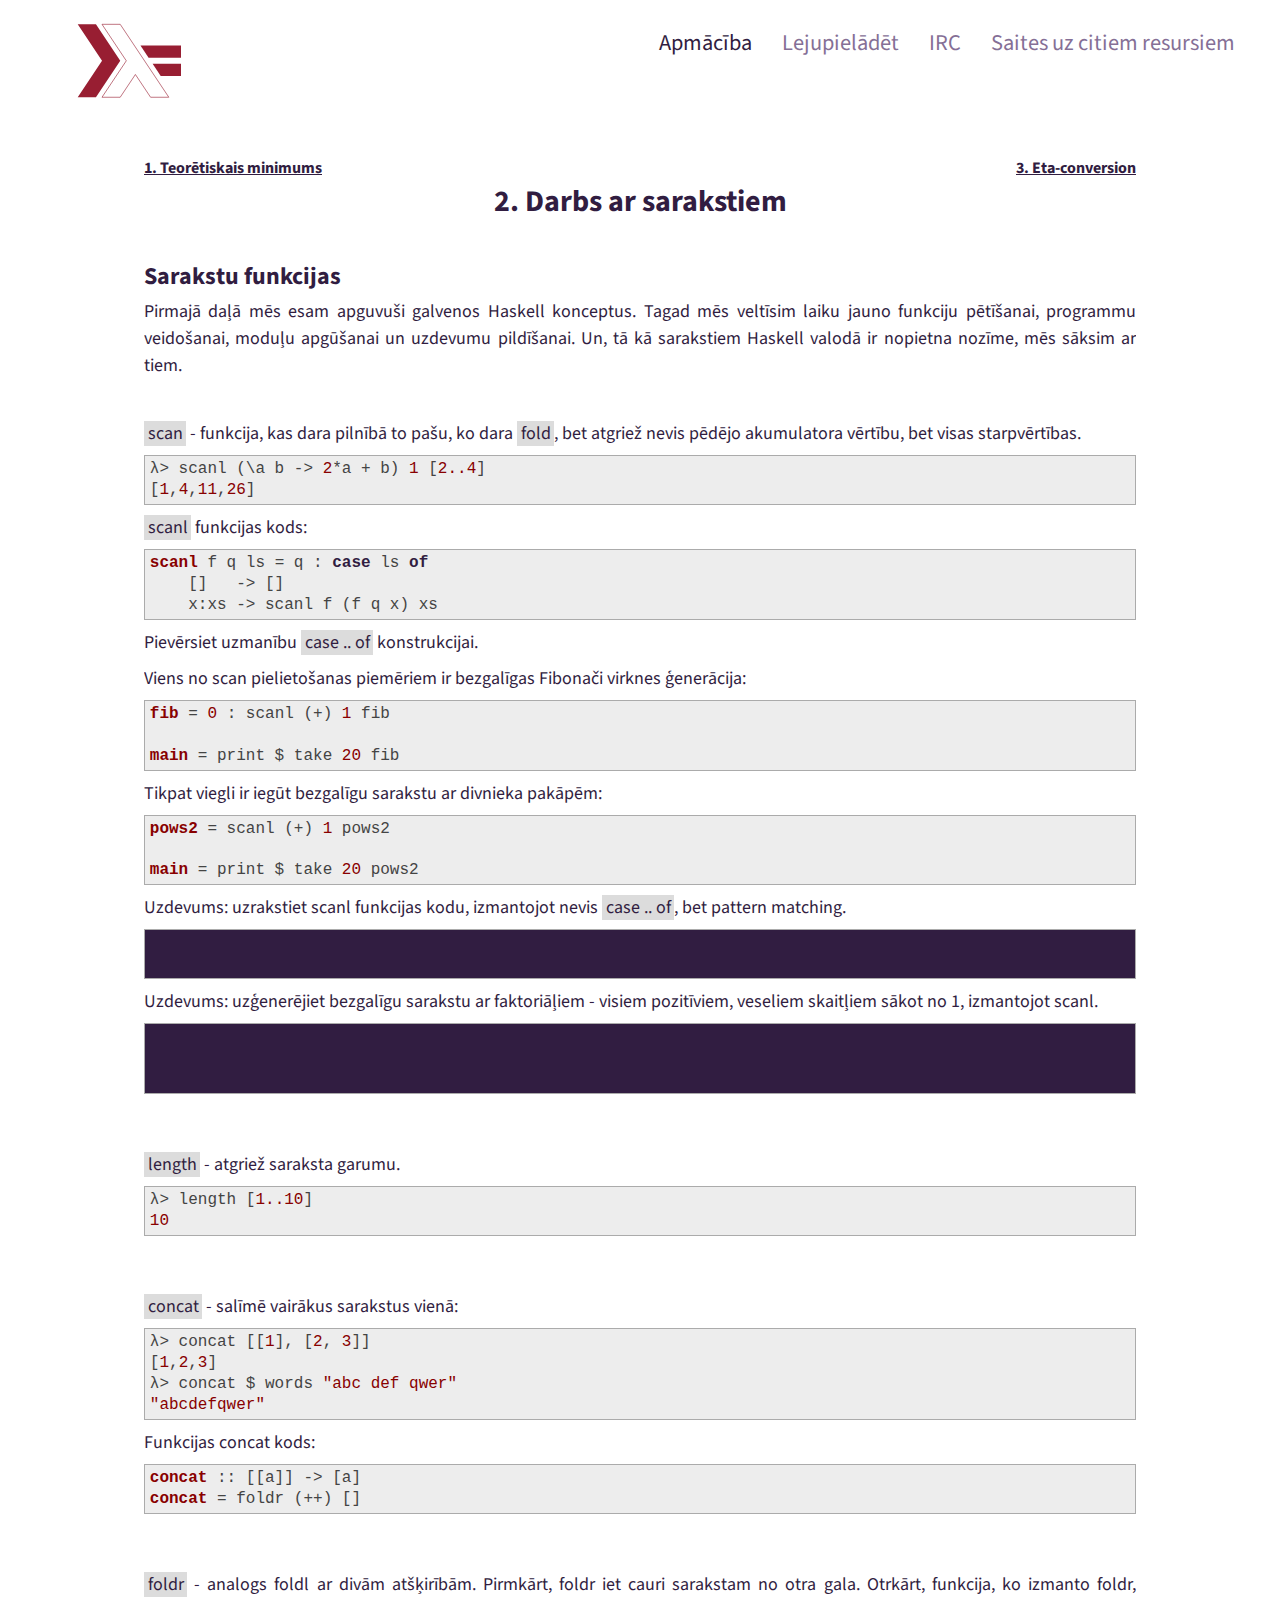
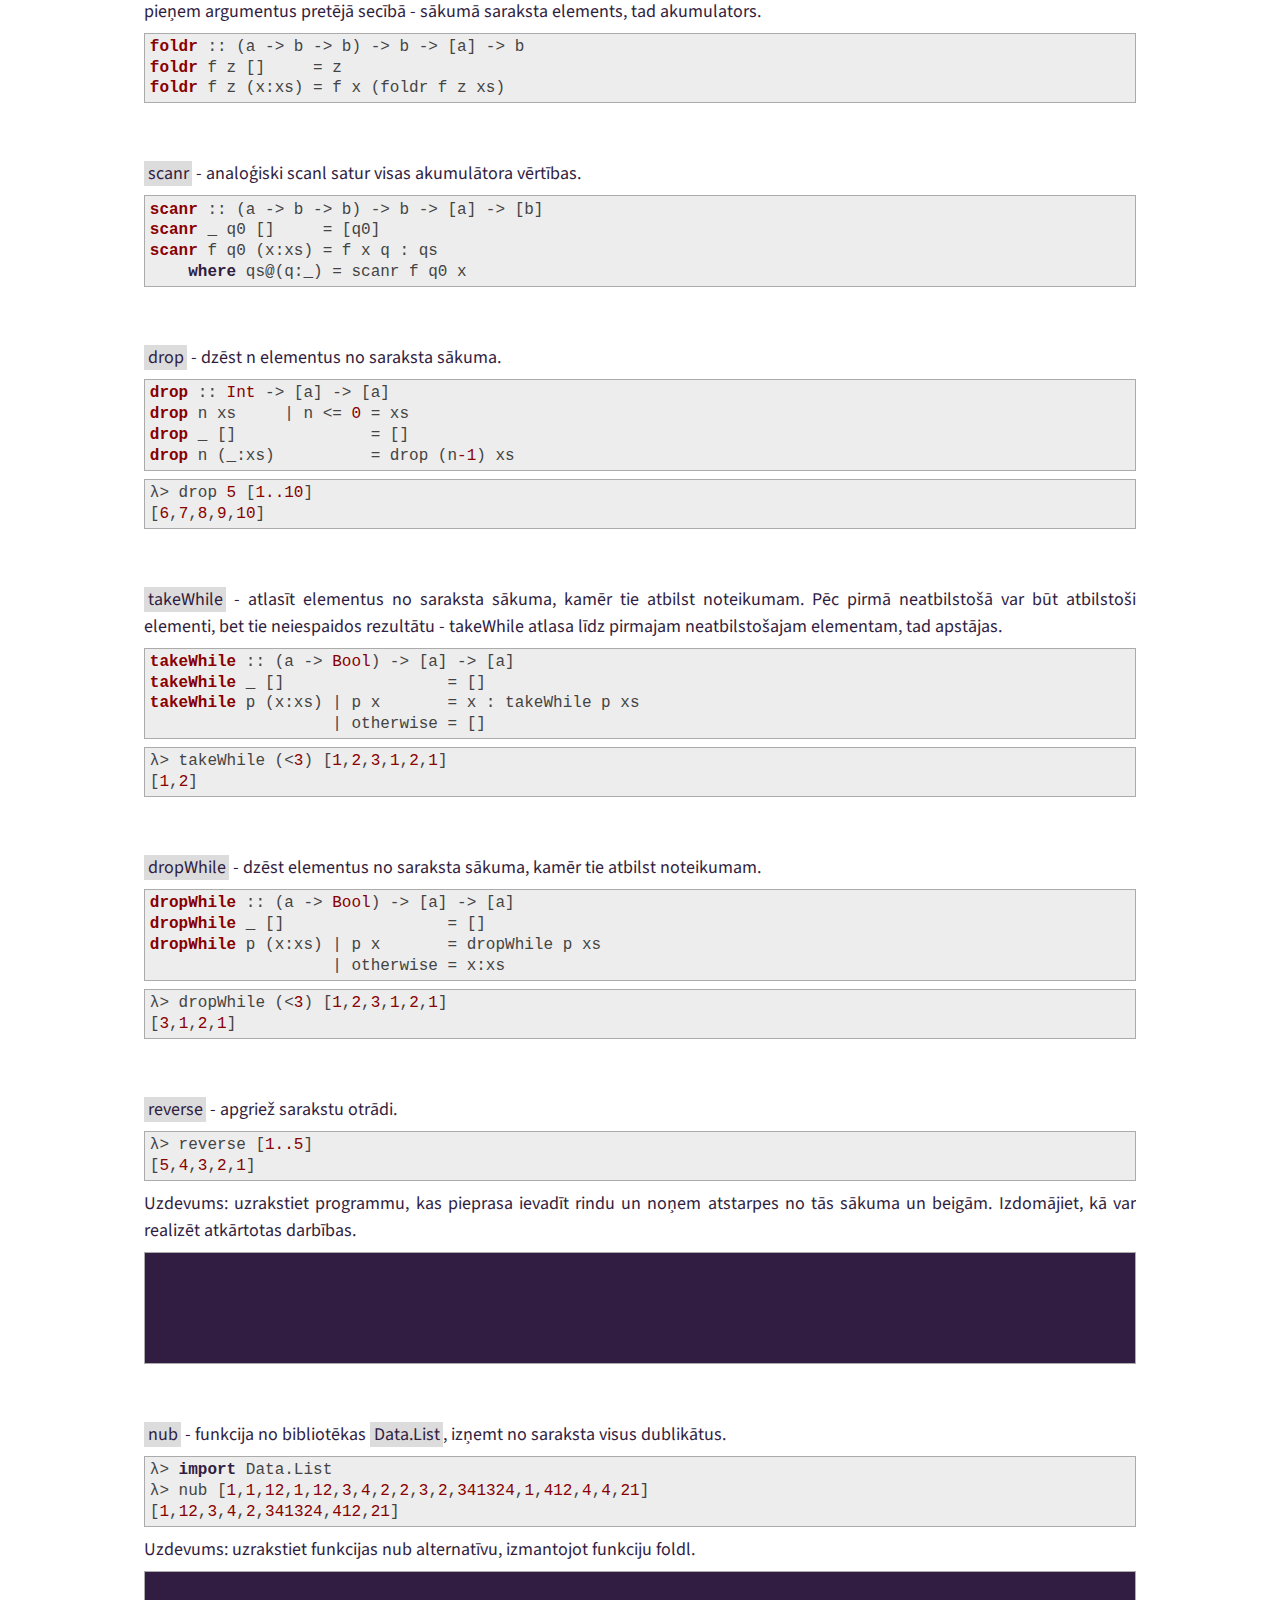
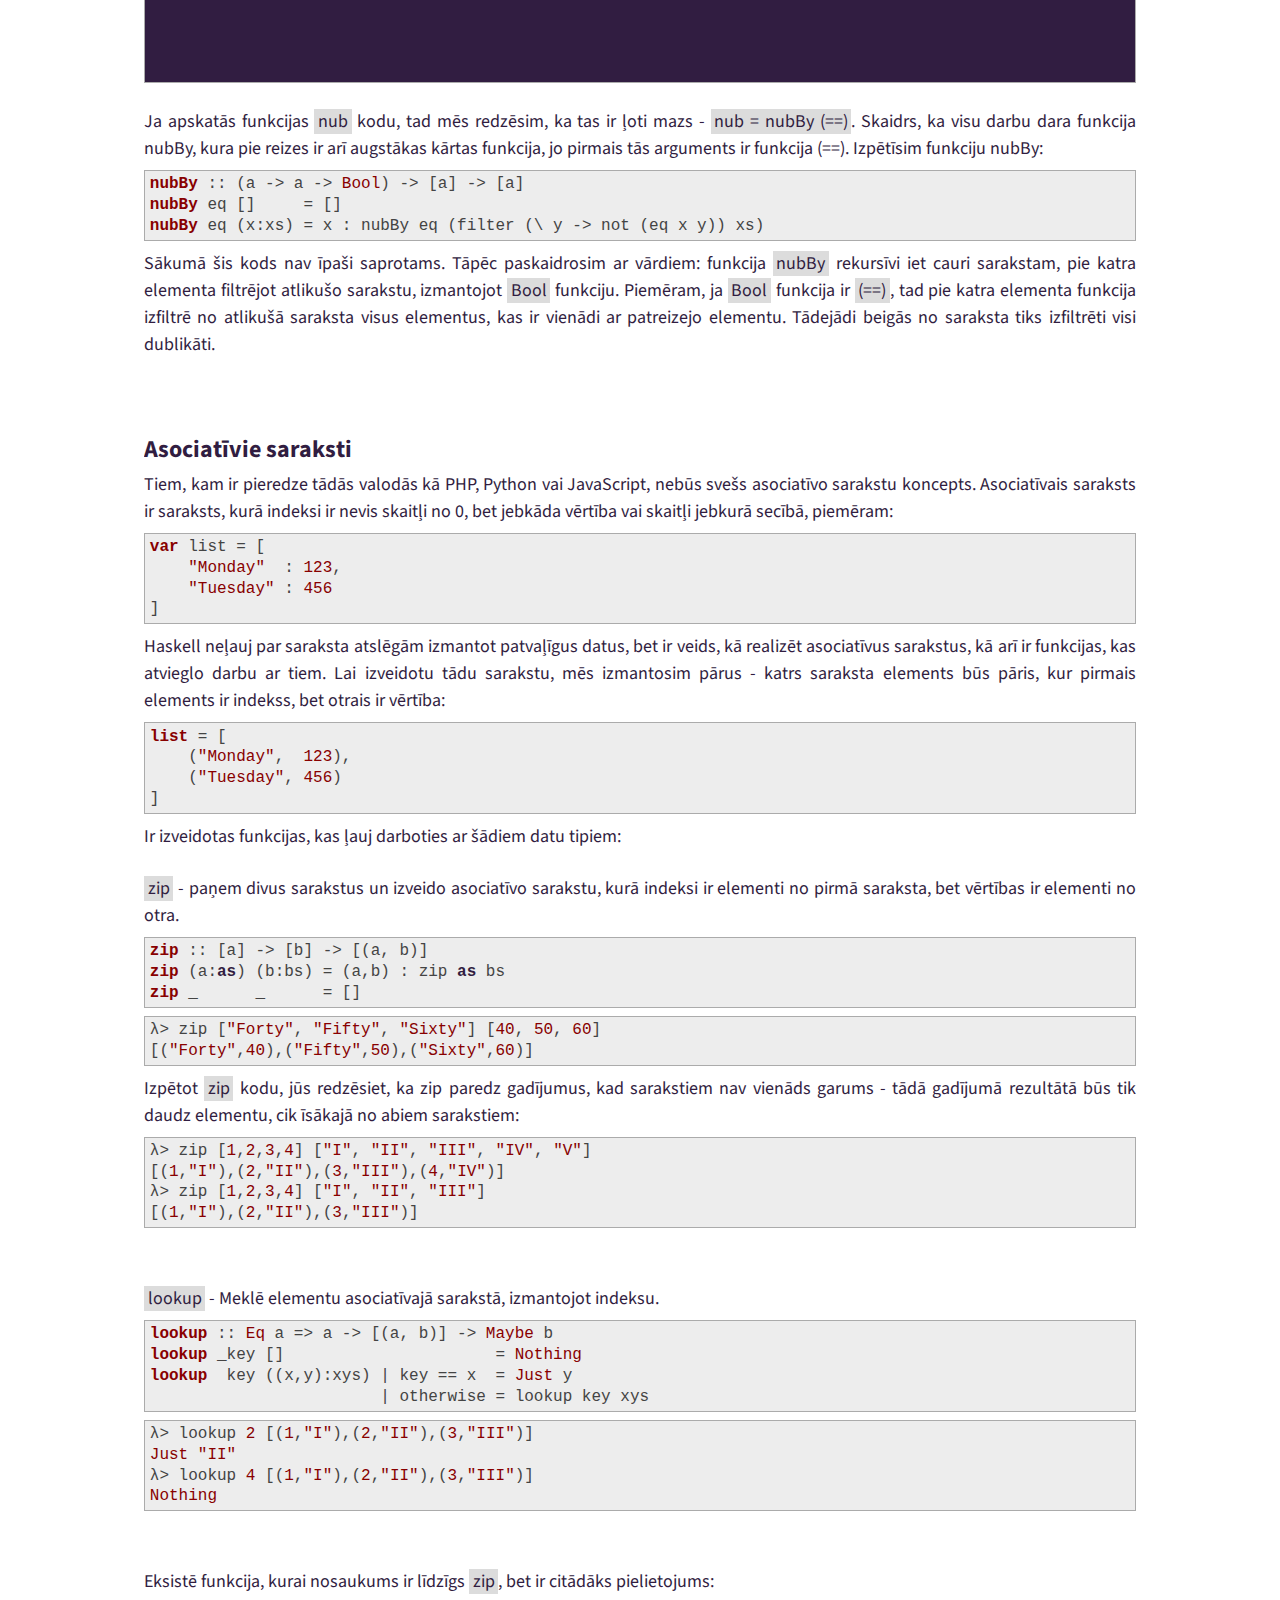
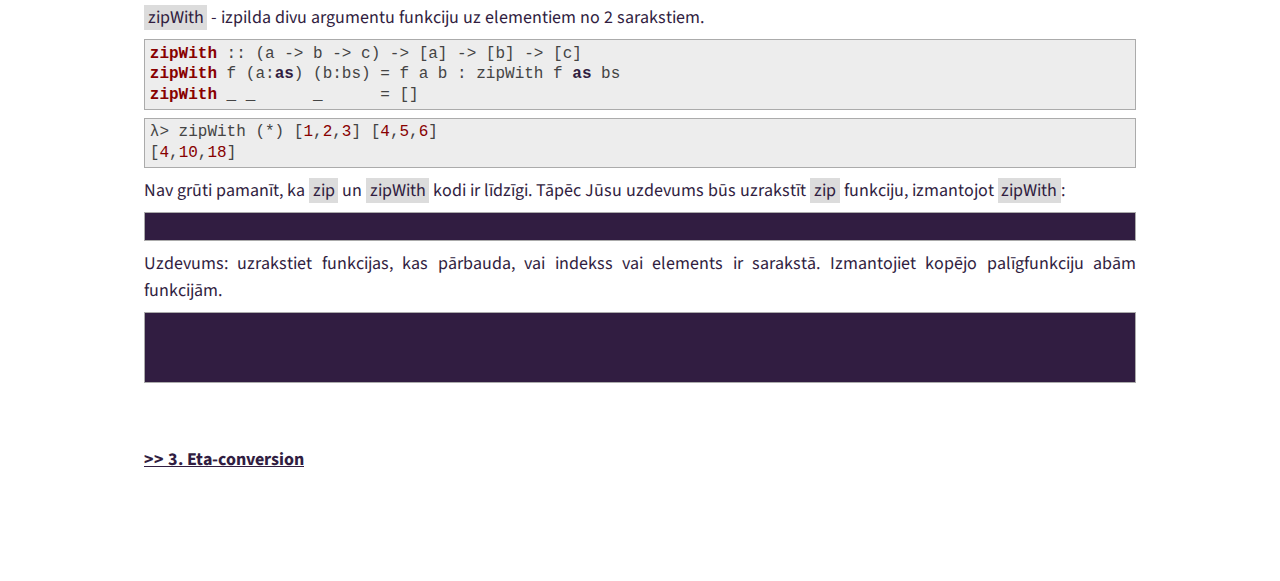
<file: tut02/lists.html>
<html>
<head>
    <meta charset="utf-8">
    <title>Haskell.lv - Darbs ar sarakstiem</title>
    <link href="https://fonts.googleapis.com/css?family=Source+Sans+Pro" rel="stylesheet">
    <link rel="stylesheet" type="text/css" href="/index.css">
    <link rel="stylesheet" href="/highlight/styles/default.css">
    <link rel="shortcut icon" href="/logo.svg" type="image/x-icon">
</head>
<body>
    <div class="header">
        <a href="/"><img src="/logo.svg" id="logo" /></a>
        <div class="nav">
           <a href="/" class="active">Apmācība</a>
           <a href="https://www.haskell.org/downloads" target="_blank">Lejupielādēt</a>
           <a href="/irc.html">IRC</a>
           <a href="/links.html">Saites uz citiem resursiem</a>
        </div>
    </div>
    <div class="content">
        <div class="tutorial">
            <div class="wrapper">
                <div class="tutor_nav">
                    <a class="link prev" href="/index.html">1. Teorētiskais minimums</a>
                    <a class="link next" href="/tut02/eta.html">3. Eta-conversion</a>
                </div>
                <h1>2. Darbs ar sarakstiem</h1>
                <h2>Sarakstu funkcijas</h2>
                <p>Pirmajā daļā mēs esam apguvuši galvenos Haskell konceptus. Tagad mēs veltīsim laiku jauno funkciju pētīšanai, programmu veidošanai, moduļu apgūšanai un uzdevumu pildīšanai. Un, tā kā sarakstiem Haskell valodā ir nopietna nozīme, mēs sāksim ar tiem.</p>
                <br />
                <br />
                <p><span class="grey">scan</span> - funkcija, kas dara pilnībā to pašu, ko dara <span class="grey">fold</span>, bet atgriež nevis pēdējo akumulatora vērtību, bet visas starpvērtības.</p>
                <pre><code class="haskell hljs">λ> scanl (\a b -> 2*a + b) 1 [2..4]
[1,4,11,26]</code></pre>
                <p><span class="grey">scanl</span> funkcijas kods:</p>
                <pre><code class="haskell hljs">scanl f q ls = q : case ls of
    []   -> []
    x:xs -> scanl f (f q x) xs</code></pre>
                <p>Pievērsiet uzmanību <span class="grey">case .. of</span> konstrukcijai.</p>
                <p>Viens no scan pielietošanas piemēriem ir bezgalīgas Fibonači virknes ģenerācija:</p>
                <pre><code class="haskell hljs">fib = 0 : scanl (+) 1 fib

main = print $ take 20 fib</code></pre>
                <p>Tikpat viegli ir iegūt bezgalīgu sarakstu ar divnieka pakāpēm:</p>
                <pre><code class="haskell hljs">pows2 = scanl (+) 1 pows2

main = print $ take 20 pows2</code></pre>
                <p>Uzdevums: uzrakstiet scanl funkcijas kodu, izmantojot nevis <span class="grey">case .. of</span>, bet pattern matching.</p>
                <pre class="spoiler hidden"><code class="haskell hljs">myScanl f q []     = q : []
myScanl f q (x:xs) = q : myScanl f (f q x) xs</code></pre>
                <p>Uzdevums: uzģenerējiet bezgalīgu sarakstu ar faktoriāļiem - visiem pozitīviem, veseliem skaitļiem sākot no 1, izmantojot scanl.</p>
                <pre class="spoiler hidden"><code class="haskell hljs">facts = scanl (*) 1 [2..]

main = print $ take 10 facts</code></pre>
                <br />
                <br />
                <br />
                <p><span class="grey">length</span> - atgriež saraksta garumu.</p>
                <pre><code class="haskell hljs">λ> length [1..10]
10</code></pre>
                <br />
                <br />
                <br />
                <p><span class="grey">concat</span> - salīmē vairākus sarakstus vienā:</p>
                <pre><code class="haskell hljs">λ> concat [[1], [2, 3]]
[1,2,3]
λ> concat $ words "abc def qwer"
"abcdefqwer"</code></pre>
                <p>Funkcijas concat kods:</p>
                <pre><code class="haskell hljs">concat :: [[a]] -> [a]
concat = foldr (++) []</code></pre>
                <br />
                <br />
                <br />
                <p><span class="grey">foldr</span> - analogs foldl ar divām atšķirībām. Pirmkārt, foldr iet cauri sarakstam no otra gala. Otrkārt, funkcija, ko izmanto foldr, pieņem argumentus pretējā secībā - sākumā saraksta elements, tad akumulators.</p>
                 <pre><code class="haskell hljs">foldr :: (a -> b -> b) -> b -> [a] -> b
foldr f z []     = z
foldr f z (x:xs) = f x (foldr f z xs)</code></pre>
                <br />
                <br />
                <br />
                <p><span class="grey">scanr</span> - analoģiski scanl satur visas akumulātora vērtības.</p>
                <pre><code class="haskell hljs">scanr :: (a -> b -> b) -> b -> [a] -> [b]
scanr _ q0 []     = [q0]
scanr f q0 (x:xs) = f x q : qs
    where qs@(q:_) = scanr f q0 x</code></pre>
                <br />
                <br />
                <br />
                <p><span class="grey">drop</span> - dzēst n elementus no saraksta sākuma.</p>
                <pre><code class="haskell hljs">drop :: Int -> [a] -> [a]
drop n xs     | n <= 0 = xs
drop _ []              = []
drop n (_:xs)          = drop (n-1) xs</code></pre>
    <pre><code class="haskell hljs">λ> drop 5 [1..10]
[6,7,8,9,10]</code></pre>
                <br />
                <br />
                <br />
                <p><span class="grey">takeWhile</span> - atlasīt elementus no saraksta sākuma, kamēr tie atbilst noteikumam. Pēc pirmā neatbilstošā var būt atbilstoši elementi, bet tie neiespaidos rezultātu - takeWhile atlasa līdz pirmajam neatbilstošajam elementam, tad apstājas.</p>
                <pre><code class="haskell hljs">takeWhile :: (a -> Bool) -> [a] -> [a]
takeWhile _ []                 = []
takeWhile p (x:xs) | p x       = x : takeWhile p xs
                   | otherwise = []</code></pre>
                <pre><code class="haskell hljs">λ> takeWhile (<3) [1,2,3,1,2,1]
[1,2]</code></pre>
                <br />
                <br />
                <br />
                <p><span class="grey">dropWhile</span> - dzēst elementus no saraksta sākuma, kamēr tie atbilst noteikumam.</p>
    <pre><code class="haskell hljs">dropWhile :: (a -> Bool) -> [a] -> [a]
dropWhile _ []                 = []
dropWhile p (x:xs) | p x       = dropWhile p xs
                   | otherwise = x:xs</code></pre>
    <pre><code class="haskell hljs">λ> dropWhile (<3) [1,2,3,1,2,1]
[3,1,2,1]</code></pre>
                <br />
                <br />
                <br />
                <p><span class="grey">reverse</span> - apgriež sarakstu otrādi.</p>
                <pre><code class="haskell hljs">λ> reverse [1..5]
[5,4,3,2,1]</code></pre>
                <p>Uzdevums: uzrakstiet programmu, kas pieprasa ievadīt rindu un noņem atstarpes no tās sākuma un beigām. Izdomājiet, kā var realizēt atkārtotas darbības.</p>
                <pre class="spoiler hidden"><code class="haskell hljs">twice f = f . f

trim = twice (reverse . dropWhile (== ' '))

main = getLine >>= print . trim</code></pre>
                <br />
                <br />
                <br />
                <p><span class="grey">nub</span> - funkcija no bibliotēkas <span class="grey">Data.List</span>, izņemt no saraksta visus dublikātus.</p>
                <pre><code class="haskell hljs">λ> import Data.List
λ> nub [1,1,12,1,12,3,4,2,2,3,2,341324,1,412,4,4,21]
[1,12,3,4,2,341324,412,21]</code></pre>
                <p>Uzdevums: uzrakstiet funkcijas nub alternatīvu, izmantojot funkciju foldl.</p>
                <pre class="spoiler hidden"><code class="haskell hljs">myNub = foldl check []
    where
        check xs x
            | x `elem` xs = xs
            | otherwise   = xs ++ [x]</code></pre>
                <br />
                <p>Ja apskatās funkcijas <span class="grey">nub</span> kodu, tad mēs redzēsim, ka tas ir ļoti mazs - <span class="grey">nub = nubBy (==)</span>. Skaidrs, ka visu darbu dara funkcija nubBy, kura pie reizes ir arī augstākas kārtas funkcija, jo pirmais tās arguments ir funkcija (==). Izpētīsim funkciju nubBy:</p>
                <pre><code class="haskell hljs">nubBy :: (a -> a -> Bool) -> [a] -> [a]
nubBy eq []     = []
nubBy eq (x:xs) = x : nubBy eq (filter (\ y -> not (eq x y)) xs)</code></pre>
                <p>Sākumā šis kods nav īpaši saprotams. Tāpēc paskaidrosim ar vārdiem: funkcija <span class="grey">nubBy</span> rekursīvi iet cauri sarakstam, pie katra elementa filtrējot atlikušo sarakstu, izmantojot <span class="grey">Bool</span> funkciju. Piemēram, ja <span class="grey">Bool</span> funkcija ir <span class="grey">(==)</span>, tad pie katra elementa funkcija izfiltrē no atlikušā saraksta visus elementus, kas ir vienādi ar patreizejo elementu. Tādejādi beigās no saraksta tiks izfiltrēti visi dublikāti.</p>
                <br />
                <br />
                <h2>Asociatīvie saraksti</h2>
                <p>Tiem, kam ir pieredze tādās valodās kā PHP, Python vai JavaScript, nebūs svešs asociatīvo sarakstu koncepts. Asociatīvais saraksts ir saraksts, kurā indeksi ir nevis skaitļi no 0, bet jebkāda vērtība vai skaitļi jebkurā secībā, piemēram:</p>
                <pre><code class="haskell hljs">var list = [
    "Monday"  : 123,
    "Tuesday" : 456
]</code></pre>
                <p>Haskell neļauj par saraksta atslēgām izmantot patvaļīgus datus, bet ir veids, kā realizēt asociatīvus sarakstus, kā arī ir funkcijas, kas atvieglo darbu ar tiem. Lai izveidotu tādu sarakstu, mēs izmantosim pārus - katrs saraksta elements būs pāris, kur pirmais elements ir indekss, bet otrais ir vērtība:</p>
                <pre><code class="haskell hljs">list = [
    ("Monday",  123),
    ("Tuesday", 456)
]</code></pre>
                <p>Ir izveidotas funkcijas, kas ļauj darboties ar šādiem datu tipiem:</p>
                <br />
                <p><span class="grey">zip</span> - paņem divus sarakstus un izveido asociatīvo sarakstu, kurā indeksi ir elementi no pirmā saraksta, bet vērtības ir elementi no otra.</p>
                <pre><code class="haskell hljs">zip :: [a] -> [b] -> [(a, b)]
zip (a:as) (b:bs) = (a,b) : zip as bs
zip _      _      = []</code></pre>
                <pre><code class="haskell hljs">λ> zip ["Forty", "Fifty", "Sixty"] [40, 50, 60]
[("Forty",40),("Fifty",50),("Sixty",60)]</code></pre>
                <p>Izpētot <span class="grey">zip</span> kodu, jūs redzēsiet, ka zip paredz gadījumus, kad sarakstiem nav vienāds garums - tādā gadījumā rezultātā būs tik daudz elementu, cik īsākajā no abiem sarakstiem:</p>
                <pre><code class="haskell hljs">λ> zip [1,2,3,4] ["I", "II", "III", "IV", "V"]
[(1,"I"),(2,"II"),(3,"III"),(4,"IV")]
λ> zip [1,2,3,4] ["I", "II", "III"]
[(1,"I"),(2,"II"),(3,"III")]</code></pre>
                <br />
                <br />
                <br />
                <p><span class="grey">lookup</span> - Meklē elementu asociatīvajā sarakstā, izmantojot indeksu.</p>
                <pre><code class="haskell hljs">lookup :: Eq a => a -> [(a, b)] -> Maybe b
lookup _key []                      = Nothing
lookup  key ((x,y):xys) | key == x  = Just y
                        | otherwise = lookup key xys</code></pre>
                <pre><code class="haskell hljs">λ> lookup 2 [(1,"I"),(2,"II"),(3,"III")]
Just "II"
λ> lookup 4 [(1,"I"),(2,"II"),(3,"III")]
Nothing</code></pre>
                <br />
                <br />
                <br />
                <p>Eksistē funkcija, kurai nosaukums ir līdzīgs <span class="grey">zip</span>, bet ir citādāks pielietojums:</p>
                <p><span class="grey">zipWith</span> - izpilda divu argumentu funkciju uz elementiem no 2 sarakstiem.</p>
                <pre><code class="haskell hljs">zipWith :: (a -> b -> c) -> [a] -> [b] -> [c]
zipWith f (a:as) (b:bs) = f a b : zipWith f as bs
zipWith _ _      _      = []</code></pre>
                <pre><code class="haskell hljs">λ> zipWith (*) [1,2,3] [4,5,6]
[4,10,18]</code></pre>
                <p>Nav grūti pamanīt, ka <span class="grey">zip</span> un <span class="grey">zipWith</span> kodi ir līdzīgi. Tāpēc Jūsu uzdevums būs uzrakstīt <span class="grey">zip</span> funkciju, izmantojot <span class="grey">zipWith</span>:</p>
                <pre class="spoiler hidden"><code class="haskell hljs">zip = zipWith (,)</code></pre>
                <p>Uzdevums: uzrakstiet funkcijas, kas pārbauda, vai indekss vai elements ir sarakstā. Izmantojiet kopējo palīgfunkciju abām funkcijām.</p>
                <pre class="spoiler hidden"><code class="haskell hljs">exists f i = any ((==i) . f)
indexExists i = exists fst i
elemExists  i = exists snd i</code></pre>
                <br />
                <br />
                <a class="link" href="/tut02/eta.html"><h3>>> 3. Eta-conversion</h3></a>
                <br />
                <br />
                <br />

            </div>
        </div>
    </div>
    <script type="text/javascript" src="/highlight/highlight.pack.js"></script>
    <script type="text/javascript" src="/main.js"></script>
    <script type="text/javascript" src="/spoiler.js"></script>
</body>
</html>
</file>
<file: index.css>
html, body, div, span, applet, object, iframe, h1, h2, h3, h4, h5, h6, p, blockquote, pre, a, abbr, acronym, address, big, cite, code, del, dfn, em, img, ins, kbd, q, s, samp, small, strike, strong, sub, sup, tt, var, b, u, i, center, dl, dt, dd, ol, ul, li, fieldset, form, input, label, legend, table, caption, tbody, tfoot, thead, tr, th, td, article, aside, canvas, details, embed, figure, figcaption, footer, header, hgroup, menu, nav, output, ruby, section, summary, textarea, time, mark, audio, video {
    border: 0 none;
    margin: 0;
    padding: 0;
    vertical-align: baseline;
}
article, aside, details, figcaption, figure, footer, header, hgroup, menu, nav, section {
    display: block;
}
body {
    line-height: 1;
}
ol, ul {
    list-style: outside none none;
}
ul.list {
    list-style: '- ' inside;
}
.list > li {
    margin: .4em 0;
}
blockquote, q {
    quotes: none;
}
blockquote::before, blockquote::after, q::before, q::after {
    content: none;
}
table {
    border-collapse: collapse;
    border-spacing: 0;
}


* {
    color: #311d41;
    font-family: "Source Sans Pro", sans-serif;
    font-size: 16px;
    text-decoration: none;
}
.header {
    height: 5em;
}
#logo {
    padding: .4em 4em;
    width: 8em;
}
.nav {
    float: right;
    padding: 2em;
    position: relative;
}

.nav a {
    font-size: 1.4em;
    margin: 0 .6em;
    color: #856f96;
}
.nav a.active, .nav a:hover {
    color: #311d41;
}

.content {
    box-sizing: border-box;
    display: flex;
    justify-content: center;
    width: 100%;
}
#trigger_summary {
    cursor: pointer;
    font-size: 3em;
    height: 6em;
    left: 0;
    line-height: 5em;
    position: fixed;
    text-align: center;
    top: 4em;
    width: 1.3em;
    z-index: 4;
}
#summary {
    background: #fff none repeat scroll 0 0;
    border: 1px solid #ababab;
    left: -20em;
    opacity: 0;
    padding: .4em;
    position: fixed;
    z-index: 3;
}
#summary.hidden {
    -webkit-animation-name: hideSummary;
    -webkit-animation-duration: .3s;
    animation-name: hideSummary;
    animation-duration: .3s;
}
#summary.visible {
    -webkit-animation-name: showSummary;
    -webkit-animation-duration: .3s;
    animation-name: showSummary;
    animation-duration: .3s;
    left: 4em;
    opacity: .95;
}
@-webkit-keyframes showSummary {
    from {left: -20em;}
    from {opacity: 0;}
    to {left: 4em;}
    to {opacity: .95;}
}

@keyframes showSummary {
    from {left: -20em;}
    from {opacity: 0;}
    to {left: 4em;}
    to {opacity: .95;}
}
@-webkit-keyframes hideSummary {
    from {left: 4em;}
    from {opacity: .95;}
    to {left: -20em;}
    to {opacity: 0;}
}

@keyframes hideSummary {
    from {left: 4em;}
    from {opacity: .95;}
    to {left: -20em;}
    to {opacity: 0;}
}
#summary li {
    font-size: .9em;
    line-height: 1.3em;
    margin: .1em;
    padding: .1em;
}
#summary li:hover {
    background: #ababab none repeat scroll 0 0;
    cursor: pointer;
}
#summary li:hover a {
    color: #efefef;
}
#summary a.nav_link {
    font-weight: bold;
}

.tutor_nav {
    display: flex;
    justify-content: space-between;
}
.tutor_nav .link {
    font-weight: bold;
    line-height: 2.3em;
    width: 30%;
}
.tutor_nav .link.next {
    text-align: right;
}
.content .tutorial {
    overflow: hidden;
    position: relative;
    width: 70%;
    min-width: 62em;
}
.content .tutorial .wrapper {
    margin: 4em 0;
    text-align: justify;
}
.content hr {
    color: #e3e3e3;
    margin: 3em 0;
}
.content h1 {
    font-size: 1.875em;
    text-align: center;
}
.content h2, .content h3 {
    margin: 2em 0 0;
}
.content h2 {
    font-size: 1.5em;
}
.content h3 {
    font-size: 1.125em;
}
.content p, .content u, .content ul li {
    font-size: 1.125em;
    margin: .5em 0 0;
    line-height:1.5em;
}
.content u {
    font-size: 1em;
    text-decoration: underline;
    cursor: pointer;
}
.content a.link {
    color: #311d41;
    font-size: 1em;
    text-decoration: underline;
}
.content pre code {
    background: #ededed none repeat scroll 0 0;
    border: 1px solid #ababab;
    margin: .5em 0 0;
    padding: .2em .3em;
}
.content pre code, .content pre code * {
    font-family: monospace;
    line-height: 1.3em;
}
.content pre.spoiler.hidden code {
    background: #311d41;
    cursor: pointer;
}
.content pre.spoiler.hidden code, .content pre.spoiler.hidden code * {
    color: #311d41;
}
.content pre.spoiler.revealed code {
    background: #ededed;
    cursor: initial;
}
.content ol {
    margin: 1em 0 0;
}
.content ol p {
    margin: 0 0 1em;
}
.content .grey {
    background: #dcdcdc;
    font-size: 1em;
    padding: 0 .2em;
}
.tooltip {
    background: #ededed none repeat scroll 0 0;
    border: 1px solid #ababab;
    border-radius: 5px;
    left: 2em;
    opacity: 0;
    padding: .6em;
    position: fixed;
    top: 5em;
    width: 10em;
}
.tooltip.visible {
    opacity: .9;
    -webkit-animation-name: showTooltip;
    -webkit-animation-duration: .5s;
    animation-name: showTooltip;
    animation-duration: .5s;
}
.tooltip.hidden {
    -webkit-animation-name: hideTooltip;
    -webkit-animation-duration: .5s;
    animation-name: hideTooltip;
    animation-duration: .5s;
    z-index: 0;
    display: none;
}
@-webkit-keyframes showTooltip {
    from {opacity: 0}
    to {opacity: .95}
}

@keyframes showTooltip {
    from {opacity: 0}
    to {opacity: .95}
}
@-webkit-keyframes hideTooltip {
    from {opacity: .9}
    to {opacity: 0}
}

@keyframes hideTooltip {
    from {opacity: .9}
    to {opacity: 0}
}
ul.links li {
    margin: .9em 0;
}
ul.links a {
    text-decoration: underline;
}
table.description {
    margin-top: .7em;
}
table.description, table.description th, table.description td {
    border: 1px solid #ababab;
}
table.description td, table.description th {
    padding: .4em;
}


#chat_iframe {
    width: 100%;
    height: 90%;
}



@media screen and (max-width: 980px) {
    * {
        font-size: 20px;
    }
    .header {
        height: 0;
    }
    .header .nav {
        display: none;
    }
    #logo {
        width: 4em;
        padding: 0.4em 1em;
    }
    .content .tutorial {
        margin: 0 1em;
        min-width: 0em;
        width: 100%;
    }
    #trigger_summary {
        display: none;
    }
    .content p {
        margin-top: 0.5em;
    }
    .content pre {
        font-size: 1.5em;
    }

}
</file>
<file: highlight/styles/default.css>
/*

Original highlight.js style (c) Ivan Sagalaev <maniac@softwaremaniacs.org>

*/

.hljs {
  display: block;
  overflow-x: auto;
  padding: 0.5em;
  background: #F0F0F0;
}


/* Base color: saturation 0; */

.hljs,
.hljs-subst {
  color: #444;
}

.hljs-comment {
  color: #888888;
}

.hljs-keyword,
.hljs-attribute,
.hljs-selector-tag,
.hljs-meta-keyword,
.hljs-doctag,
.hljs-name {
  font-weight: bold;
}


/* User color: hue: 0 */

.hljs-type,
.hljs-string,
.hljs-number,
.hljs-selector-id,
.hljs-selector-class,
.hljs-quote,
.hljs-template-tag,
.hljs-deletion {
  color: #880000;
}

.hljs-title,
.hljs-section {
  color: #880000;
  font-weight: bold;
}

.hljs-regexp,
.hljs-symbol,
.hljs-variable,
.hljs-template-variable,
.hljs-link,
.hljs-selector-attr,
.hljs-selector-pseudo {
  color: #BC6060;
}


/* Language color: hue: 90; */

.hljs-literal {
  color: #78A960;
}

.hljs-built_in,
.hljs-bullet,
.hljs-code,
.hljs-addition {
  color: #397300;
}


/* Meta color: hue: 200 */

.hljs-meta {
  color: #1f7199;
}

.hljs-meta-string {
  color: #4d99bf;
}


/* Misc effects */

.hljs-emphasis {
  font-style: italic;
}

.hljs-strong {
  font-weight: bold;
}
</file>
